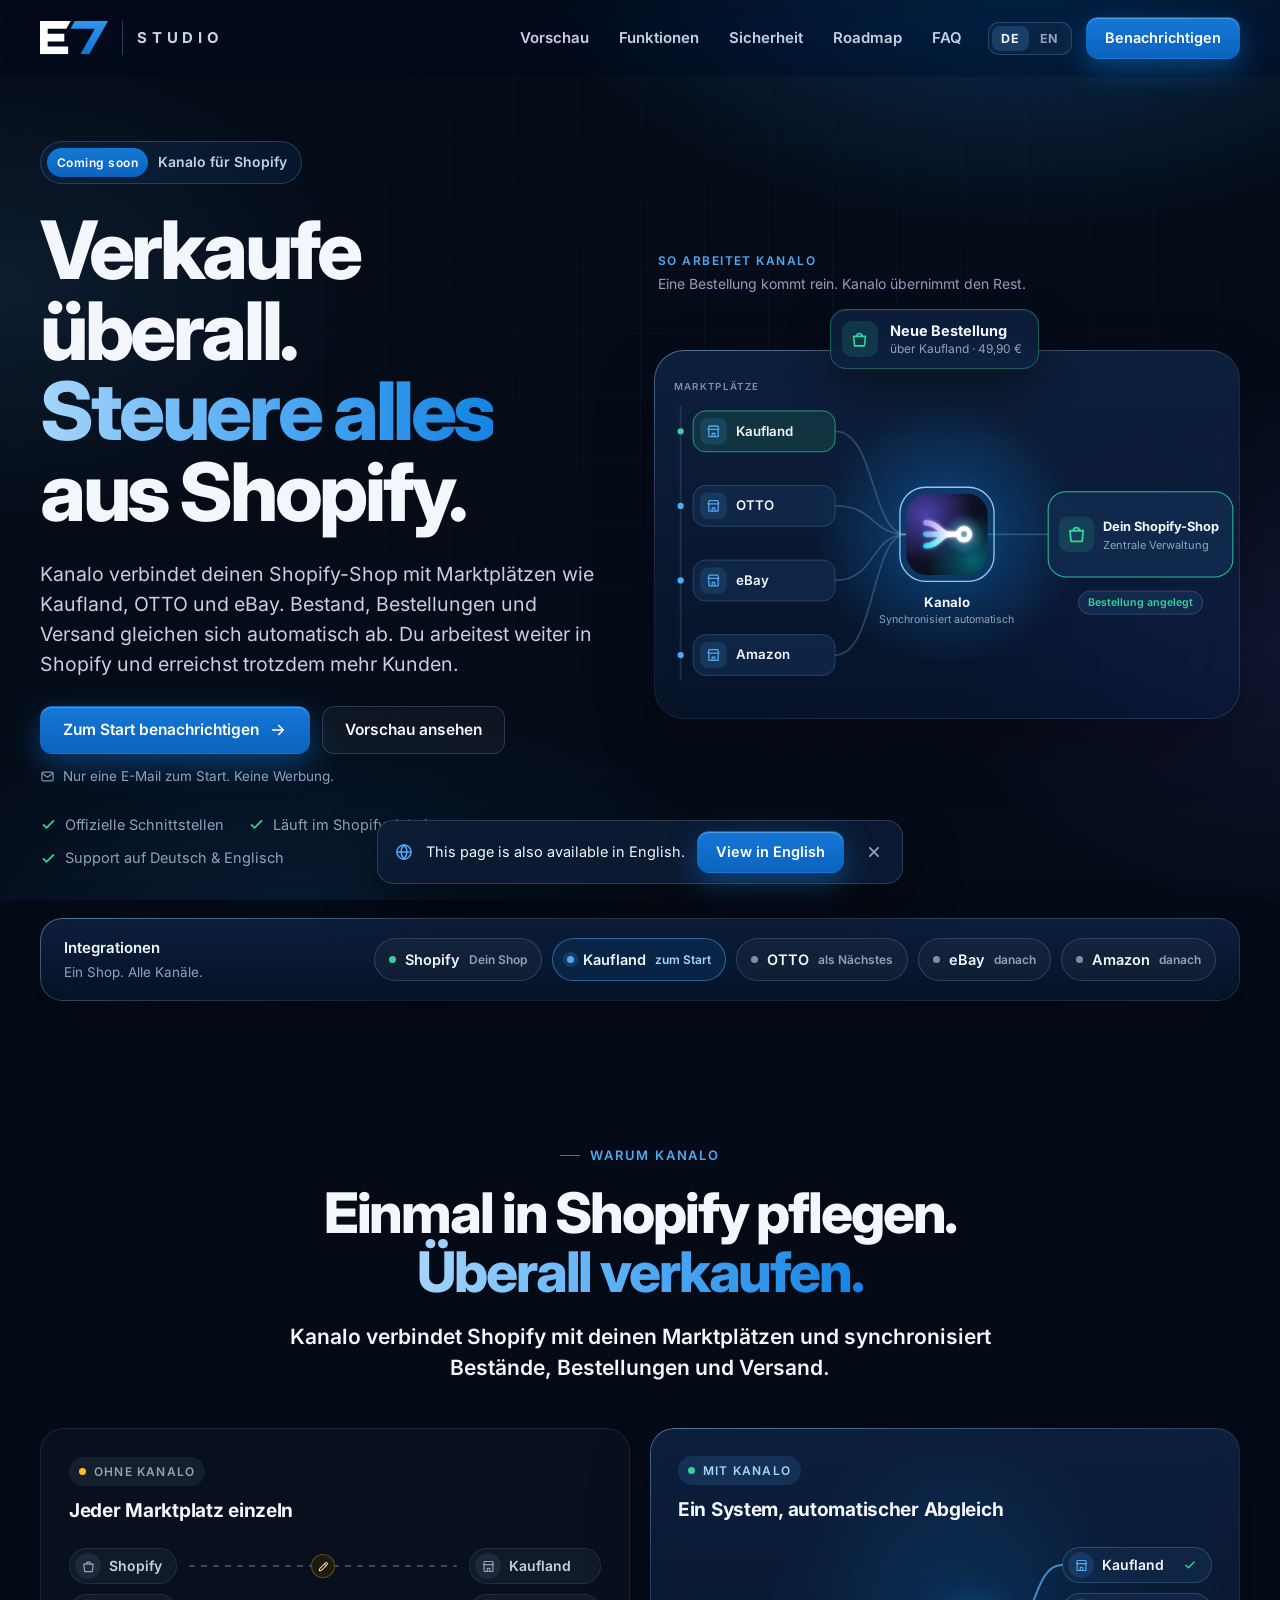
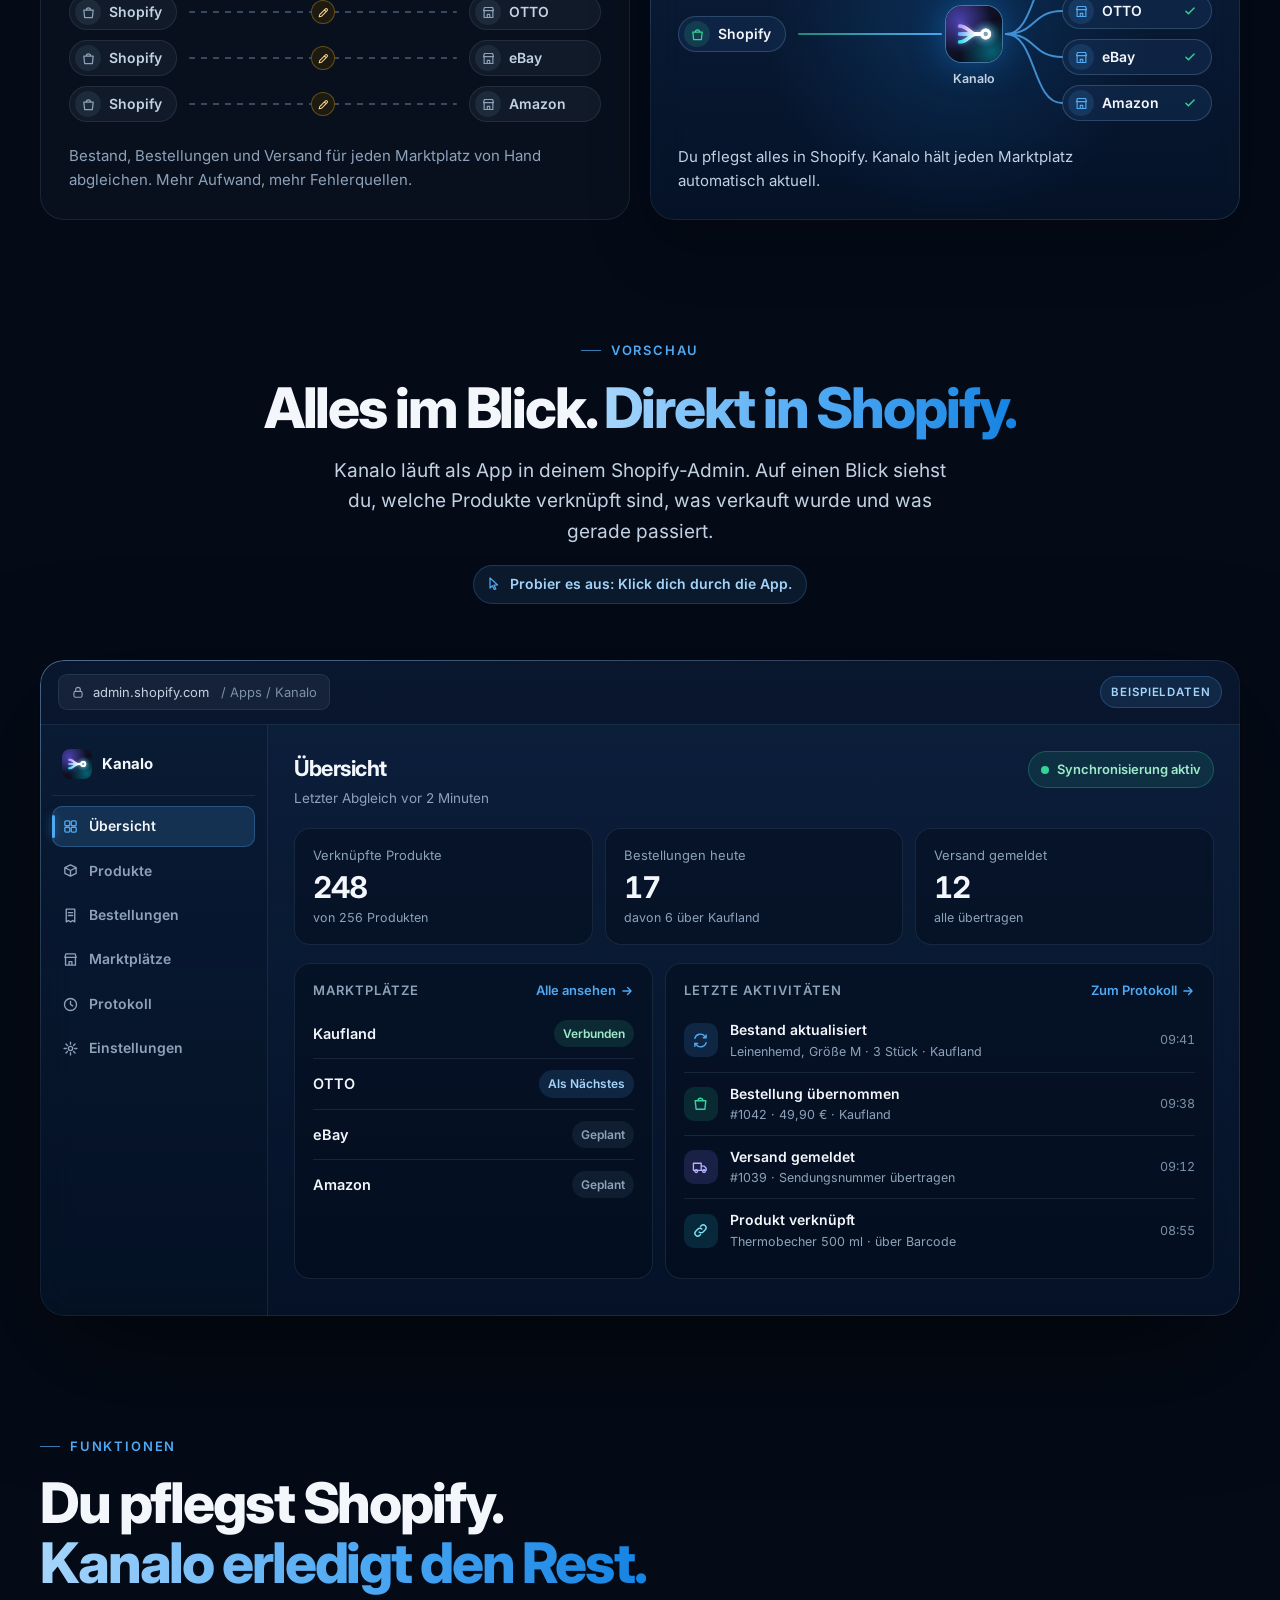
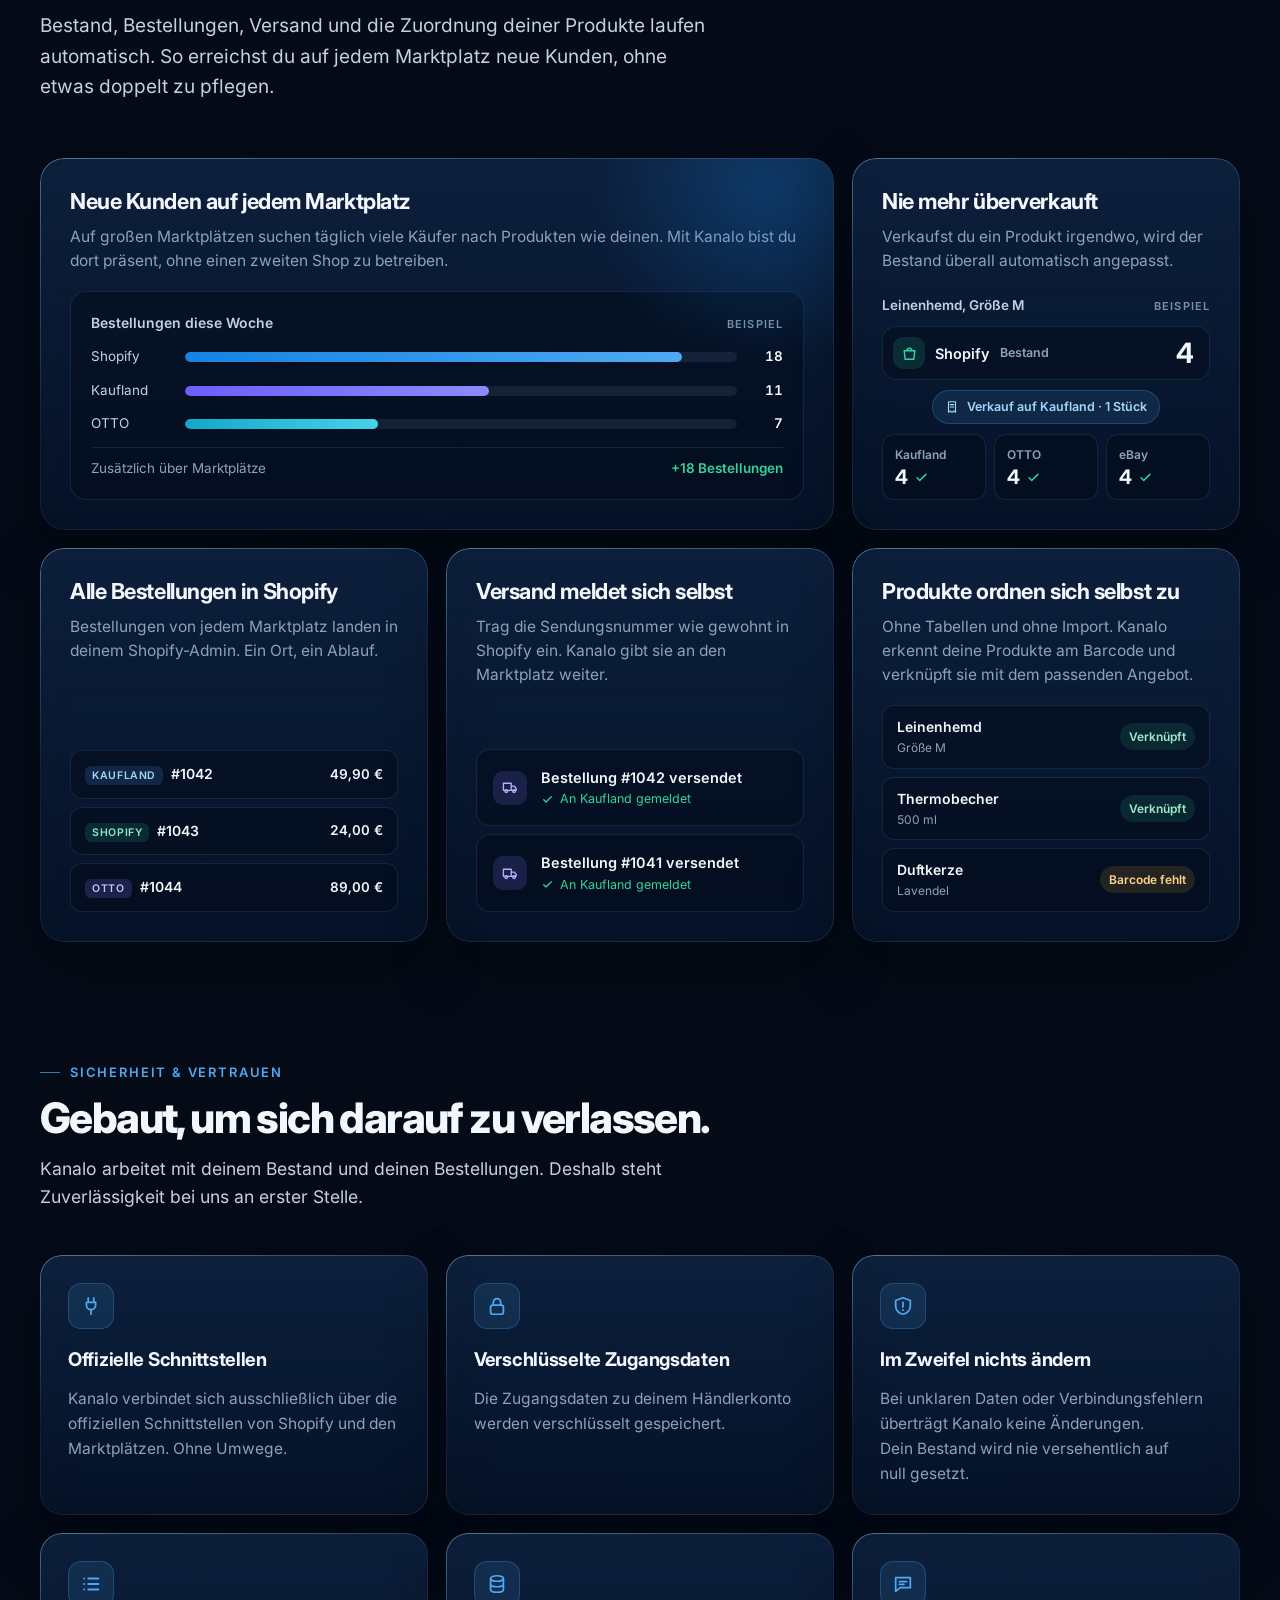
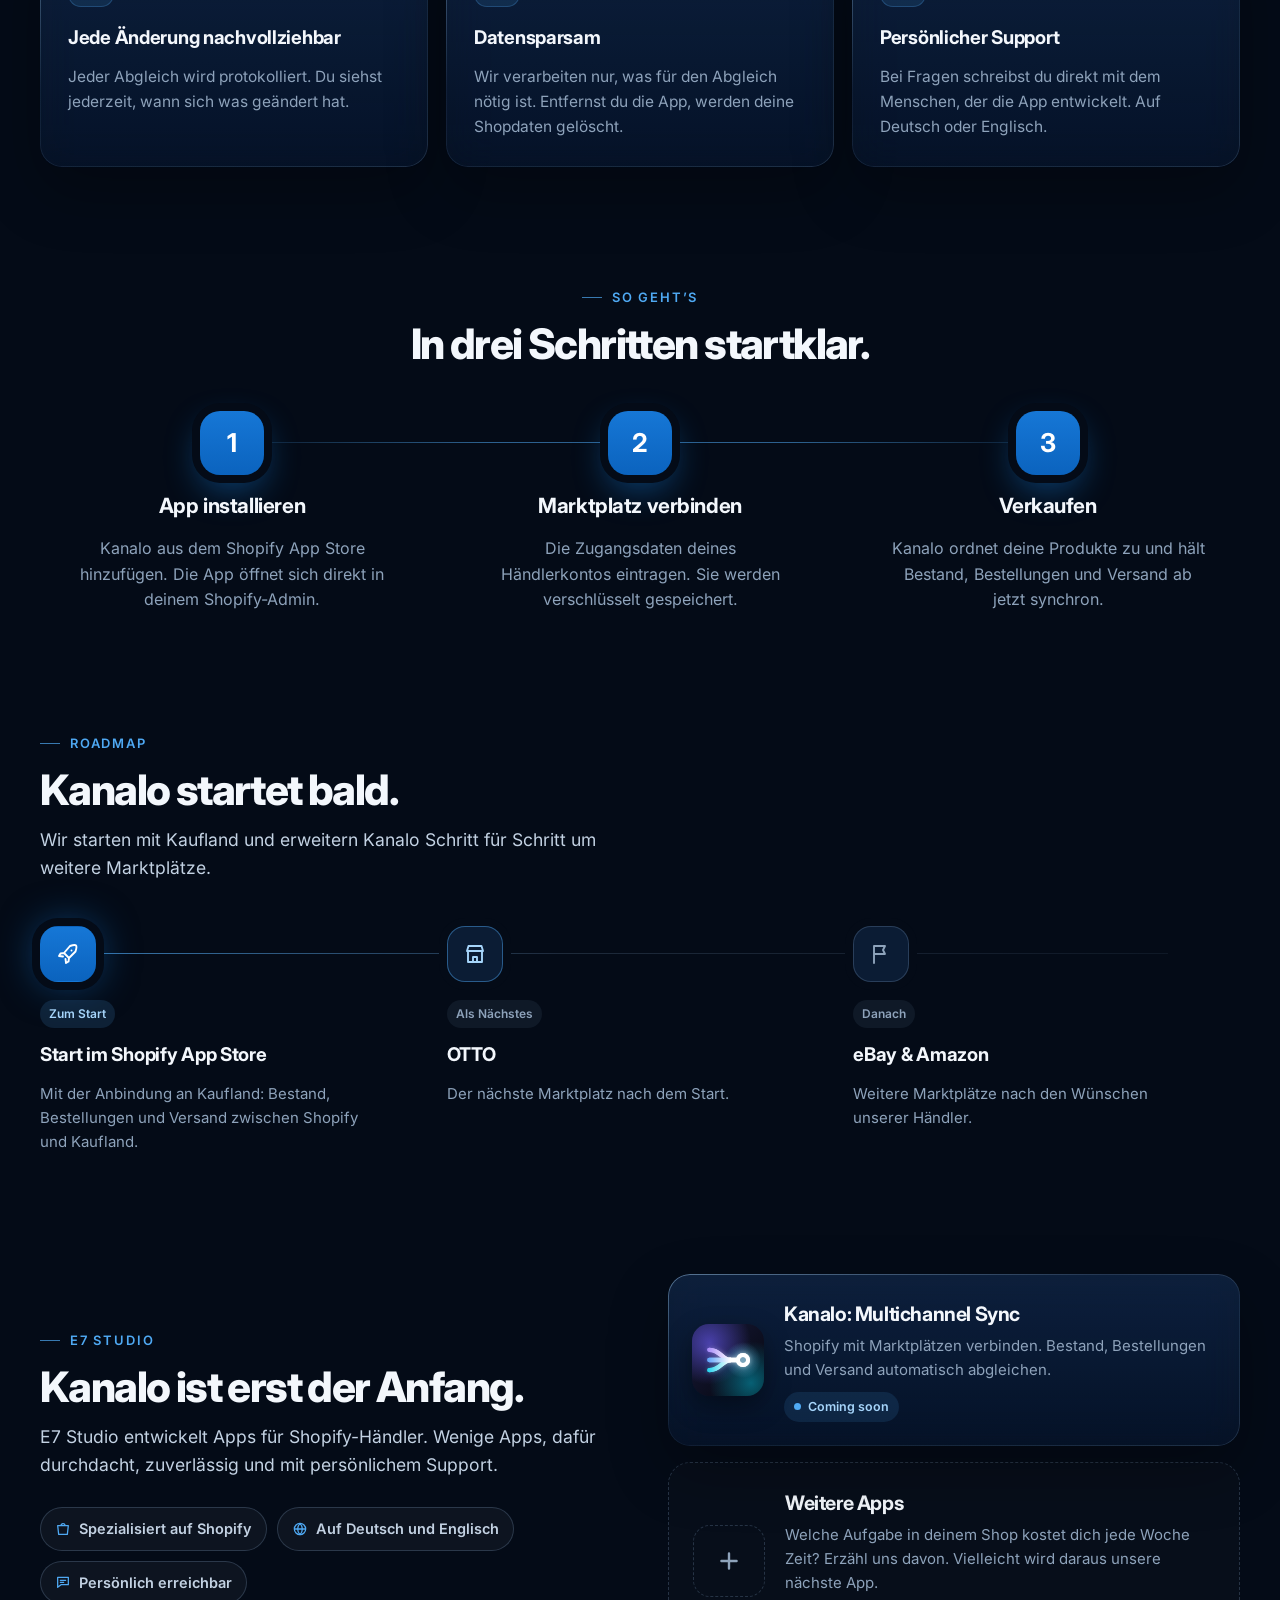
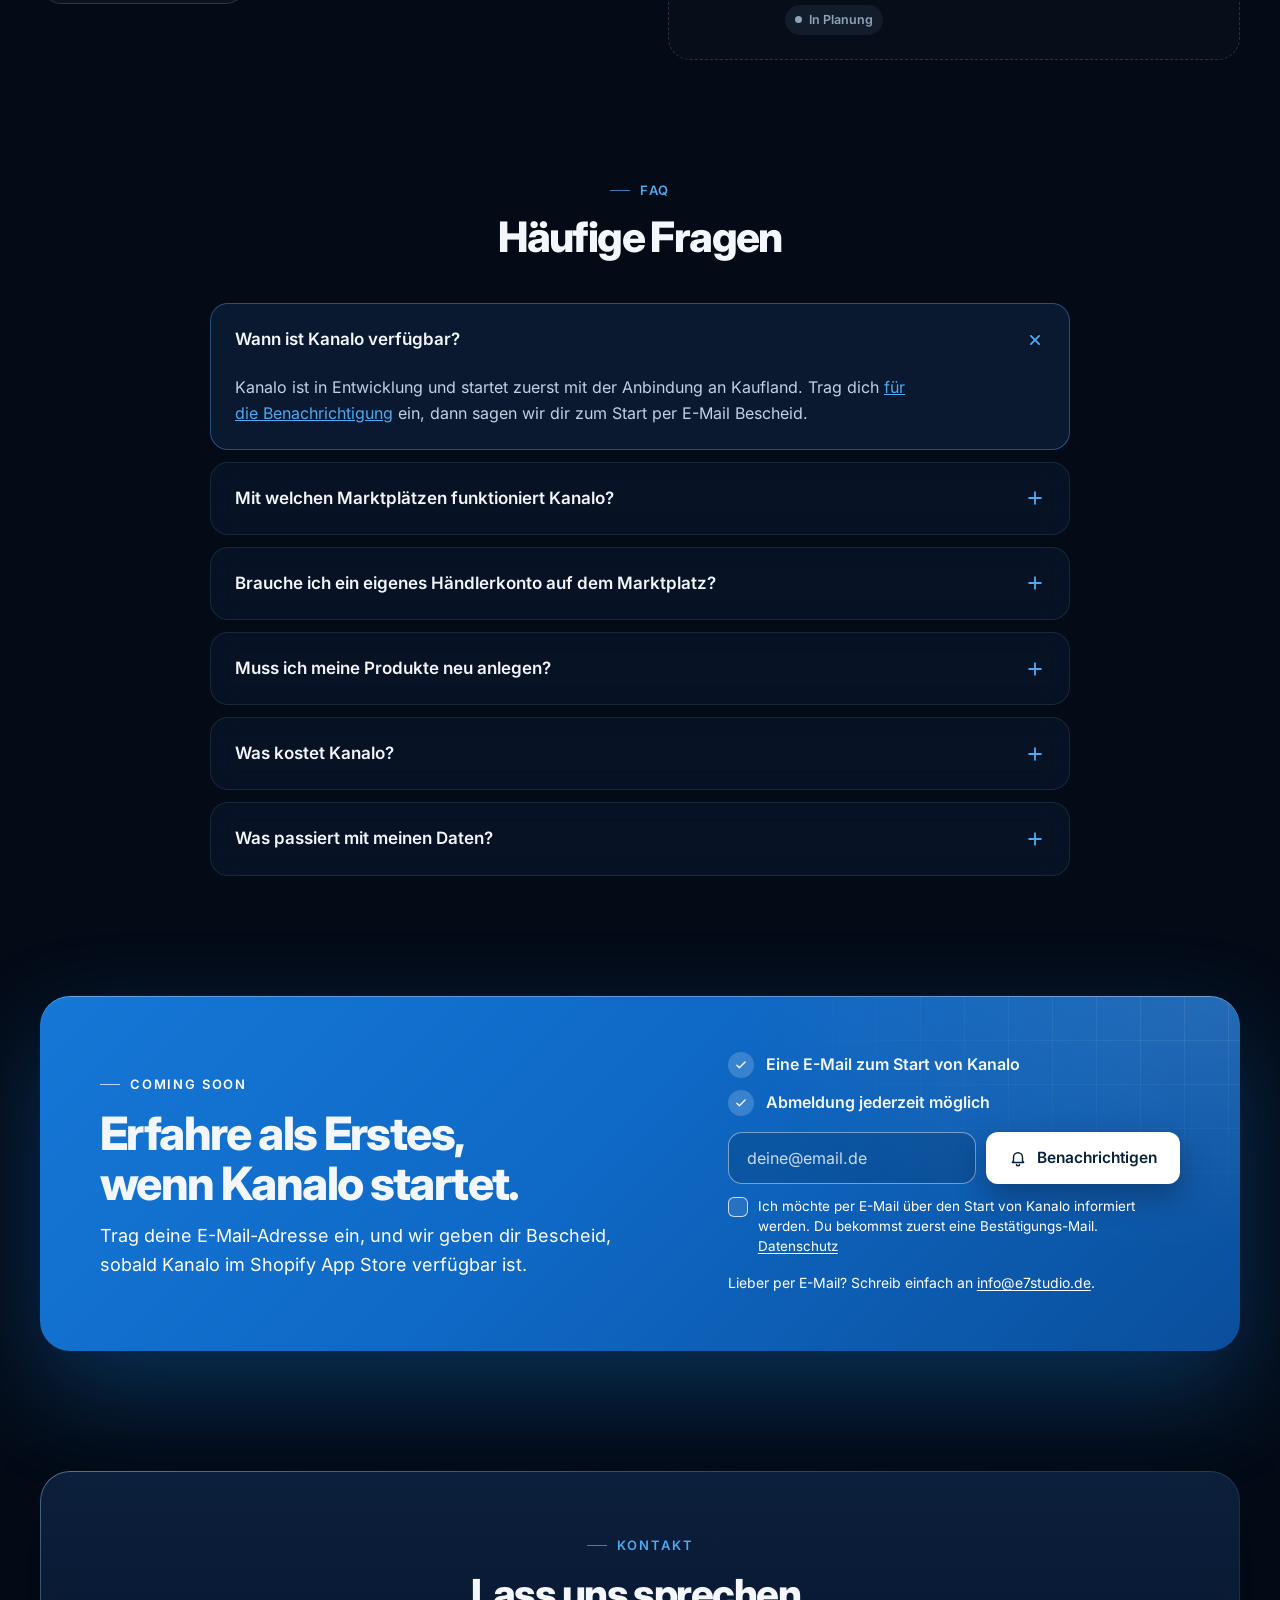
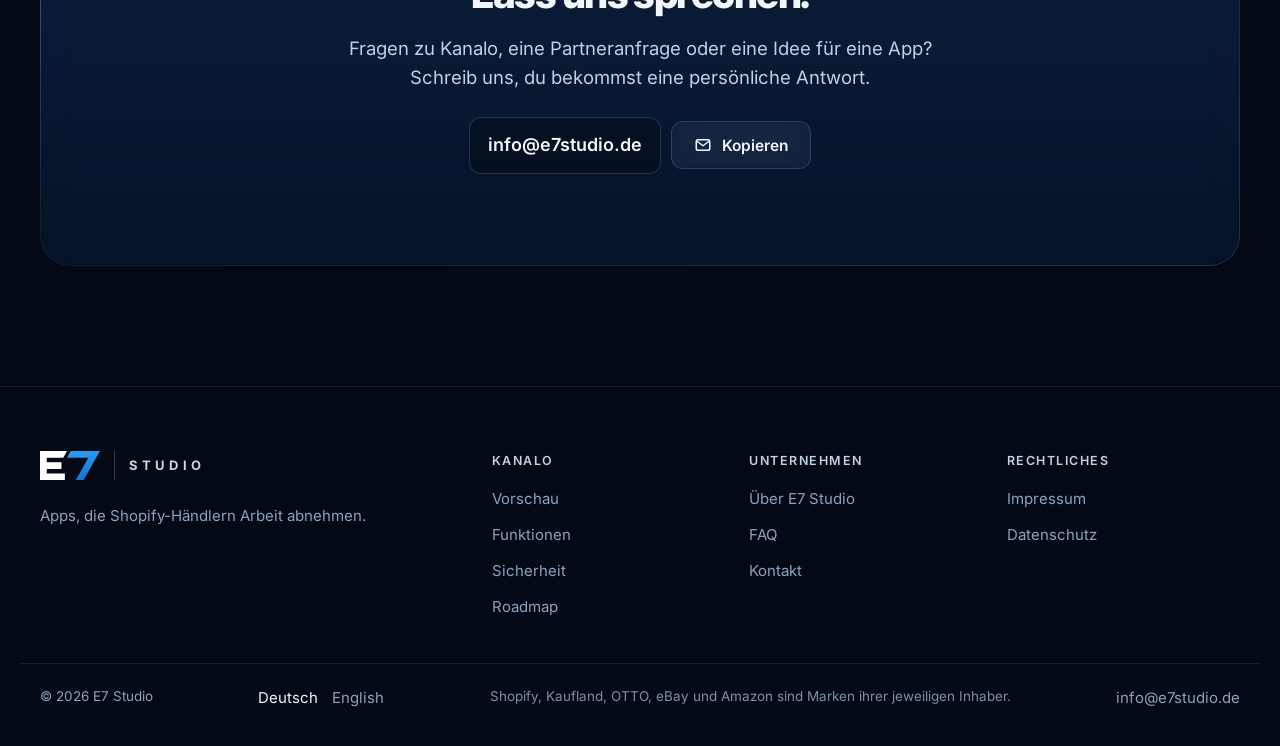
<file: index.html>
<!doctype html>
<html lang="de">
<head>
<meta charset="utf-8">
<meta name="viewport" content="width=device-width, initial-scale=1, viewport-fit=cover">
<title>E7 Studio · Kanalo für Shopify</title>
<meta name="description" content="E7 Studio entwickelt Apps für Shopify-Händler. Kanalo verbindet deinen Shopify-Shop mit Kaufland, OTTO, eBay und Amazon. Bestand, Bestellungen und Versand gleichen sich automatisch ab. Bald verfügbar.">
<meta name="theme-color" content="#040B17">
<meta name="referrer" content="strict-origin-when-cross-origin">
<meta name="format-detection" content="telephone=no">
<link rel="canonical" href="https://e7studio.de/">
<link rel="alternate" hreflang="de" href="https://e7studio.de/">
<link rel="alternate" hreflang="en" href="https://e7studio.de/en/">
<link rel="alternate" hreflang="x-default" href="https://e7studio.de/en/">
<meta property="og:type" content="website">
<meta property="og:site_name" content="E7 Studio">
<meta property="og:locale" content="de_DE">
<meta property="og:locale:alternate" content="en_US">
<meta property="og:url" content="https://e7studio.de/">
<meta property="og:title" content="Kanalo von E7 Studio: Verkaufe überall, steuere alles aus Shopify">
<meta property="og:description" content="Kanalo verbindet deinen Shopify-Shop mit Kaufland, OTTO, eBay und Amazon. Bestand, Bestellungen und Versand gleichen sich automatisch ab. Bald verfügbar.">
<meta property="og:image" content="https://e7studio.de/assets/og-image.png">
<meta property="og:image:width" content="1200">
<meta property="og:image:height" content="630">
<meta name="twitter:card" content="summary_large_image">
<link rel="icon" href="/favicon.ico" sizes="48x48">
<link rel="icon" href="/assets/favicon-96.png" sizes="96x96" type="image/png">
<link rel="icon" href="/assets/favicon.svg" type="image/svg+xml">
<link rel="apple-touch-icon" href="/assets/apple-touch-icon.png">
<link rel="preload" href="/assets/inter-400.woff" as="font" type="font/woff" crossorigin>
<link rel="preload" href="/assets/inter-display-800.woff" as="font" type="font/woff" crossorigin>
<link rel="stylesheet" href="/assets/style.css">
<script type="application/ld+json">{"@context":"https://schema.org","@type":"WebSite","name":"E7 Studio","alternateName":"E7Studio","url":"https://e7studio.de/"}</script>
<script type="application/ld+json">{"@context":"https://schema.org","@type":"Organization","name":"E7 Studio","url":"https://e7studio.de/","logo":"https://e7studio.de/assets/apple-touch-icon.png","email":"info@e7studio.de","knowsLanguage":["de","en"],"founder":{"@type":"Person","name":"Erwin Nuss"}}</script>
</head>
<body>
<div class="ambient" aria-hidden="true"></div>

<svg width="0" height="0" style="position:absolute" aria-hidden="true" focusable="false">
  <defs>
    <linearGradient id="e7Seven" gradientUnits="userSpaceOnUse" x1="0" y1="70" x2="0" y2="330"><stop offset="0" stop-color="#2E98EE"/><stop offset="1" stop-color="#1076D4"/></linearGradient>
    <linearGradient id="kBase" x1="0" y1="0" x2="1" y2="1"><stop offset="0" stop-color="#171A3A"/><stop offset="1" stop-color="#05060C"/></linearGradient>
    <radialGradient id="kViolet" cx="0.24" cy="0.26" r="0.58"><stop offset="0" stop-color="#6D5DFC" stop-opacity="0.6"/><stop offset="1" stop-color="#6D5DFC" stop-opacity="0"/></radialGradient>
    <radialGradient id="kCyan" cx="0.82" cy="0.82" r="0.58"><stop offset="0" stop-color="#06B6D4" stop-opacity="0.5"/><stop offset="1" stop-color="#06B6D4" stop-opacity="0"/></radialGradient>
    <radialGradient id="kNode"><stop offset="0" stop-color="#7DD3FC" stop-opacity="0.5"/><stop offset="1" stop-color="#7DD3FC" stop-opacity="0"/></radialGradient>
    <linearGradient id="kTop" gradientUnits="userSpaceOnUse" x1="270" y1="0" x2="650" y2="0"><stop offset="0" stop-color="#A78BFA"/><stop offset="1" stop-color="#FFFFFF"/></linearGradient>
    <linearGradient id="kMid" gradientUnits="userSpaceOnUse" x1="270" y1="0" x2="650" y2="0"><stop offset="0" stop-color="#60A5FA"/><stop offset="1" stop-color="#FFFFFF"/></linearGradient>
    <linearGradient id="kBot" gradientUnits="userSpaceOnUse" x1="270" y1="0" x2="650" y2="0"><stop offset="0" stop-color="#22D3EE"/><stop offset="1" stop-color="#FFFFFF"/></linearGradient>
    <filter id="kGlow" x="-30%" y="-50%" width="160%" height="200%"><feGaussianBlur in="SourceGraphic" stdDeviation="12" result="near"/><feGaussianBlur in="SourceGraphic" stdDeviation="40" result="far"/><feColorMatrix in="far" type="matrix" values="1 0 0 0 0 0 1 0 0 0 0 0 1 0 0 0 0 0 0.55 0" result="farSoft"/><feMerge><feMergeNode in="farSoft"/><feMergeNode in="near"/><feMergeNode in="SourceGraphic"/></feMerge></filter>
    <symbol id="e7Light" viewBox="60 70 531.4 260"><path d="M60 70 H300 L266.1 130 H120 V170 H250 V230 H120 V270 H280 V330 H60 Z" fill="#FFFFFF"/><path d="M332 70 H591.4 L444.5 330 H375.5 L488.6 130 H298.1 Z" fill="url(#e7Seven)"/></symbol>
    <symbol id="kanalo" viewBox="0 0 1200 1200"><rect width="1200" height="1200" fill="url(#kBase)"/><rect width="1200" height="1200" fill="url(#kViolet)"/><rect width="1200" height="1200" fill="url(#kCyan)"/><g transform="translate(-10 0)"><circle cx="860" cy="600" r="300" fill="url(#kNode)"/><g filter="url(#kGlow)" fill="none" stroke-linecap="round"><path d="M300 430 C485 430 515 600 650 600" stroke="url(#kTop)" stroke-width="72"/><path d="M300 770 C485 770 515 600 650 600" stroke="url(#kBot)" stroke-width="72"/><path d="M300 600 H748" stroke="url(#kMid)" stroke-width="72"/><circle cx="860" cy="600" r="84" stroke="#FFFFFF" stroke-width="66"/></g></g></symbol>
    <symbol id="i-check" viewBox="0 0 24 24"><path d="M5 12.5l4.2 4.2L19 7" fill="none" stroke="currentColor" stroke-width="2.4" stroke-linecap="round" stroke-linejoin="round"/></symbol>
    <symbol id="i-arrow" viewBox="0 0 24 24"><path d="M5 12h14M13 6l6 6-6 6" fill="none" stroke="currentColor" stroke-width="2.2" stroke-linecap="round" stroke-linejoin="round"/></symbol>
    <symbol id="i-bag" viewBox="0 0 24 24"><path d="M4.5 8h15l-1.3 12H5.8L4.5 8z M8.5 8a3.5 3.5 0 017 0" fill="none" stroke="currentColor" stroke-width="2" stroke-linejoin="round" stroke-linecap="round"/></symbol>
    <symbol id="i-sync" viewBox="0 0 24 24"><path d="M4 9a8 8 0 0114-3l2 2 M20 4v4h-4 M20 15a8 8 0 01-14 3l-2-2 M4 20v-4h4" fill="none" stroke="currentColor" stroke-width="2" stroke-linecap="round" stroke-linejoin="round"/></symbol>
    <symbol id="i-truck" viewBox="0 0 24 24"><path d="M2 6h11v10H2z M13 10h4l3 3v3h-7 M6 19a2 2 0 100-4 2 2 0 000 4z M17 19a2 2 0 100-4 2 2 0 000 4z" fill="none" stroke="currentColor" stroke-width="1.9" stroke-linejoin="round"/></symbol>
    <symbol id="i-link" viewBox="0 0 24 24"><path d="M10 14a4 4 0 005.7 0l3-3a4 4 0 00-5.7-5.7l-1 1 M14 10a4 4 0 00-5.7 0l-3 3a4 4 0 005.7 5.7l1-1" fill="none" stroke="currentColor" stroke-width="1.9" stroke-linecap="round" stroke-linejoin="round"/></symbol>
    <symbol id="i-plug" viewBox="0 0 24 24"><path d="M9 3v5 M15 3v5 M7 8h10v3a5 5 0 01-10 0V8z M12 16v5" fill="none" stroke="currentColor" stroke-width="1.9" stroke-linecap="round" stroke-linejoin="round"/></symbol>
    <symbol id="i-lock" viewBox="0 0 24 24"><rect x="5" y="11" width="14" height="10" rx="2.5" fill="none" stroke="currentColor" stroke-width="1.9"/><path d="M8 11V8a4 4 0 018 0v3" fill="none" stroke="currentColor" stroke-width="1.9" stroke-linecap="round"/></symbol>
    <symbol id="i-guard" viewBox="0 0 24 24"><path d="M12 3l8 3v6c0 4.5-3.4 8.2-8 9-4.6-.8-8-4.5-8-9V6l8-3z M12 8v5 M12 16.2v.3" fill="none" stroke="currentColor" stroke-width="1.9" stroke-linecap="round" stroke-linejoin="round"/></symbol>
    <symbol id="i-list" viewBox="0 0 24 24"><path d="M9 6h11 M9 12h11 M9 18h11 M4.5 6h.01 M4.5 12h.01 M4.5 18h.01" fill="none" stroke="currentColor" stroke-width="2" stroke-linecap="round"/></symbol>
    <symbol id="i-db" viewBox="0 0 24 24"><ellipse cx="12" cy="6" rx="7" ry="3" fill="none" stroke="currentColor" stroke-width="1.9"/><path d="M5 6v6c0 1.7 3.1 3 7 3s7-1.3 7-3V6 M5 12v6c0 1.7 3.1 3 7 3s7-1.3 7-3v-6" fill="none" stroke="currentColor" stroke-width="1.9"/></symbol>
    <symbol id="i-chat" viewBox="0 0 24 24"><path d="M4 5h16v11H9l-5 4V5z M8 9.5h8 M8 12.5h5" fill="none" stroke="currentColor" stroke-width="1.9" stroke-linecap="round" stroke-linejoin="round"/></symbol>
    <symbol id="i-bell" viewBox="0 0 24 24"><path d="M6 16v-5a6 6 0 0112 0v5l1.5 2h-15L6 16z M10 20.5a2 2 0 004 0" fill="none" stroke="currentColor" stroke-width="1.9" stroke-linecap="round" stroke-linejoin="round"/></symbol>
    <symbol id="i-store" viewBox="0 0 24 24"><path d="M4 9l1.5-5h13L20 9 M4 9h16 M5 9v11h14V9 M10 20v-5h4v5" fill="none" stroke="currentColor" stroke-width="1.9" stroke-linecap="round" stroke-linejoin="round"/></symbol>
    <symbol id="i-grid" viewBox="0 0 24 24"><rect x="4" y="4" width="7" height="7" rx="1.5" fill="none" stroke="currentColor" stroke-width="1.9"/><rect x="13" y="4" width="7" height="7" rx="1.5" fill="none" stroke="currentColor" stroke-width="1.9"/><rect x="4" y="13" width="7" height="7" rx="1.5" fill="none" stroke="currentColor" stroke-width="1.9"/><rect x="13" y="13" width="7" height="7" rx="1.5" fill="none" stroke="currentColor" stroke-width="1.9"/></symbol>
    <symbol id="i-box" viewBox="0 0 24 24"><path d="M4 8l8-4 8 4-8 4-8-4z M4 8v8l8 4 8-4V8 M12 12v8" fill="none" stroke="currentColor" stroke-width="1.9" stroke-linejoin="round"/></symbol>
    <symbol id="i-receipt" viewBox="0 0 24 24"><path d="M6 3h12v18l-3-2-3 2-3-2-3 2V3z M9 8h6 M9 12h6" fill="none" stroke="currentColor" stroke-width="1.9" stroke-linecap="round" stroke-linejoin="round"/></symbol>
    <symbol id="i-clock" viewBox="0 0 24 24"><circle cx="12" cy="12" r="8.5" fill="none" stroke="currentColor" stroke-width="1.9"/><path d="M12 7.5V12l3 2" fill="none" stroke="currentColor" stroke-width="1.9" stroke-linecap="round" stroke-linejoin="round"/></symbol>
    <symbol id="i-gear" viewBox="0 0 24 24"><circle cx="12" cy="12" r="3" fill="none" stroke="currentColor" stroke-width="1.9"/><path d="M12 3v3 M12 18v3 M3 12h3 M18 12h3 M5.6 5.6l2.1 2.1 M16.3 16.3l2.1 2.1 M5.6 18.4l2.1-2.1 M16.3 7.7l2.1-2.1" fill="none" stroke="currentColor" stroke-width="1.9" stroke-linecap="round"/></symbol>
    <symbol id="i-rocket" viewBox="0 0 24 24"><path d="M14 4c3-1 5.5-1 6-.5s.5 3-.5 6L13 16l-5-5 6-7z M8 11l-3.5.5L3 14l4 .5 M13 16l-.5 3.5L10 21l-.5-4 M15.5 8.5h.01" fill="none" stroke="currentColor" stroke-width="1.9" stroke-linecap="round" stroke-linejoin="round"/></symbol>
    <symbol id="i-flag" viewBox="0 0 24 24"><path d="M5 21V4 M5 4h11l-2 4 2 4H5" fill="none" stroke="currentColor" stroke-width="1.9" stroke-linecap="round" stroke-linejoin="round"/></symbol>
    <symbol id="i-shopify" viewBox="0 0 24 24"><path d="M4 7h16l-1.5 13h-13L4 7z M9 7a3 3 0 016 0" fill="none" stroke="currentColor" stroke-width="1.9" stroke-linejoin="round"/></symbol>
    <symbol id="i-pin" viewBox="0 0 24 24"><path d="M12 21s-7-6.2-7-11.5A7 7 0 0119 9.5C19 14.8 12 21 12 21z" fill="none" stroke="currentColor" stroke-width="1.9" stroke-linejoin="round"/><circle cx="12" cy="9.5" r="2.5" fill="none" stroke="currentColor" stroke-width="1.9"/></symbol>
    <symbol id="i-plus" viewBox="0 0 24 24"><path d="M12 5v14M5 12h14" fill="none" stroke="currentColor" stroke-width="2.2" stroke-linecap="round"/></symbol>
    <symbol id="i-menu" viewBox="0 0 24 24"><path d="M4 7h16M4 12h16M4 17h16" fill="none" stroke="currentColor" stroke-width="2" stroke-linecap="round"/></symbol>
    <symbol id="i-mail" viewBox="0 0 24 24"><rect x="3" y="5" width="18" height="14" rx="2.5" fill="none" stroke="currentColor" stroke-width="2"/><path d="M4 7l8 6 8-6" fill="none" stroke="currentColor" stroke-width="2" stroke-linecap="round" stroke-linejoin="round"/></symbol>
    <symbol id="i-pointer" viewBox="0 0 24 24"><path d="M6 3v15l3.8-3.5 2.6 5.8 2.3-1-2.6-5.7 5.3-.2L6 3z" fill="none" stroke="currentColor" stroke-width="1.9" stroke-linejoin="round"/></symbol>
    <symbol id="i-globe" viewBox="0 0 24 24"><circle cx="12" cy="12" r="8.5" fill="none" stroke="currentColor" stroke-width="1.9"/><path d="M3.5 12h17 M12 3.5c2.4 2.5 3.5 5.3 3.5 8.5s-1.1 6-3.5 8.5c-2.4-2.5-3.5-5.3-3.5-8.5s1.1-6 3.5-8.5z" fill="none" stroke="currentColor" stroke-width="1.9" stroke-linejoin="round"/></symbol>
<symbol id="i-info" viewBox="0 0 24 24"><circle cx="12" cy="12" r="8.5" fill="none" stroke="currentColor" stroke-width="1.9"/><path d="M12 11v5.5 M12 7.8v.2" fill="none" stroke="currentColor" stroke-width="2.1" stroke-linecap="round"/></symbol>
    <symbol id="i-pen" viewBox="0 0 24 24"><path d="M4 20l1-4.2L15.6 5.2a2 2 0 012.8 0l.4.4a2 2 0 010 2.8L8.2 19 4 20z M13.5 7.3l3.2 3.2" fill="none" stroke="currentColor" stroke-width="1.9" stroke-linecap="round" stroke-linejoin="round"/></symbol>
  </defs>
</svg>

<a class="skip" href="#main">Zum Inhalt springen</a>

<header class="site-header">
  <div class="wrap">
    <nav class="nav" aria-label="Hauptnavigation">
      <a class="logo" href="/" aria-label="E7 Studio, Startseite">
        <svg viewBox="0 0 531.4 260" aria-hidden="true"><use href="#e7Light"/></svg>
        <span>Studio</span>
      </a>
      <div class="nav__links">
        <a href="#vorschau">Vorschau</a>
        <a href="#funktionen">Funktionen</a>
        <a href="#sicherheit">Sicherheit</a>
        <a href="#roadmap">Roadmap</a>
        <a href="#faq">FAQ</a>
        <div class="lang" role="group" aria-label="Sprache"><a href="/" hreflang="de" lang="de" aria-current="true">DE</a><a href="/en/" hreflang="en" lang="en">EN</a></div>
        <a class="btn btn--primary btn--sm nav__cta" href="#start"><svg aria-hidden="true"><use href="#i-bell"/></svg><span>Benachrichtigen</span></a>
        <details class="menu">
          <summary aria-label="Menü"><svg aria-hidden="true"><use href="#i-menu"/></svg></summary>
          <div class="menu__panel">
            <a href="#vorschau">Vorschau</a>
            <a href="#funktionen">Funktionen</a>
            <a href="#sicherheit">Sicherheit</a>
            <a href="#roadmap">Roadmap</a>
            <a href="#studio">Über E7 Studio</a>
            <a href="#faq">FAQ</a>
            <a href="#kontakt">Kontakt</a>
            <a class="menu__lang" href="/en/" hreflang="en" lang="en"><svg aria-hidden="true"><use href="#i-globe"/></svg>English</a>
          </div>
        </details>
      </div>
    </nav>
  </div>
</header>

<main id="main">
  <section class="hero" aria-labelledby="hero-title">
    <div class="wrap hero__grid">
      <div class="hero__copy">
        <span class="badge"><b>Coming soon</b>Kanalo für Shopify</span>
        <h1 id="hero-title"><span class="line">Verkaufe überall.</span> <span class="line"><span class="grad">Steuere alles</span> aus Shopify.</span></h1>
        <p class="hero__lead">Kanalo verbindet deinen Shopify-Shop mit Marktplätzen wie Kaufland, OTTO und eBay. Bestand, Bestellungen und Versand gleichen sich automatisch ab. Du arbeitest weiter in Shopify und erreichst trotzdem mehr Kunden.</p>
        <div class="hero__cta">
          <div class="hero__ctas">
            <a class="btn btn--primary" href="#start">Zum Start benachrichtigen <svg class="mv" aria-hidden="true"><use href="#i-arrow"/></svg></a>
            <a class="btn btn--ghost" href="#vorschau">Vorschau ansehen</a>
          </div>
          <p class="hero__fine"><svg aria-hidden="true"><use href="#i-mail"/></svg>Nur eine E-Mail zum Start. Keine Werbung.</p>
        </div>
        <div class="hero__trust">
          <span><svg aria-hidden="true"><use href="#i-check"/></svg>Offizielle Schnittstellen</span>
          <span><svg aria-hidden="true"><use href="#i-check"/></svg>Läuft im Shopify-Admin</span>
          <span><svg aria-hidden="true"><use href="#i-check"/></svg>Support auf Deutsch &amp; Englisch</span>
        </div>
      </div>

      <div class="hub">
        <div class="hub__head"><b>So arbeitet Kanalo</b><span>Eine Bestellung kommt rein. Kanalo übernimmt den Rest.</span></div>
        <div class="hub__stage">
        <div class="hub__plate glass ring" aria-hidden="true"></div>
        <svg class="hub__svg hub__svg--h" viewBox="0 0 660 440" role="img" aria-label="Kaufland, OTTO, eBay und Amazon sind mit Kanalo verbunden. Bestellungen laufen in deinen Shopify-Shop, Bestände gehen automatisch zurück an alle Marktplätze.">
          <defs>
            <radialGradient id="hubGlow"><stop offset="0" stop-color="#1483E3" stop-opacity="0.5"/><stop offset="1" stop-color="#1483E3" stop-opacity="0"/></radialGradient>
            <clipPath id="hubClip"><rect x="284" y="174" width="92" height="92" rx="24"/></clipPath>
          </defs>
          <circle class="hub__glow" cx="330" cy="220" r="150" fill="url(#hubGlow)"/>
          <text class="hub__group" x="22" y="58">MARKTPLÄTZE</text>
          <line class="hub__rail" x1="30" y1="76" x2="30" y2="384"/>
          <g class="hub__lines">
            <path d="M204 104 C250 104 244 220 284 220"/>
            <path d="M204 188 C250 188 244 220 284 220"/>
            <path d="M204 272 C250 272 244 220 284 220"/>
            <path d="M204 356 C250 356 244 220 284 220"/>
            <path d="M376 220 H444"/>
          </g>
          <g class="hub__pulses">
            <path class="pulse pulse--in" pathLength="1" d="M204 104 C250 104 244 220 284 220"/>
            <path class="pulse pulse--toshop" pathLength="1" d="M376 220 H444"/>
            <path class="pulse pulse--fromshop" pathLength="1" d="M444 220 H376"/>
            <path class="pulse pulse--out" pathLength="1" d="M284 220 C244 220 250 104 204 104"/>
            <path class="pulse pulse--out" pathLength="1" d="M284 220 C244 220 250 188 204 188"/>
            <path class="pulse pulse--out" pathLength="1" d="M284 220 C244 220 250 272 204 272"/>
            <path class="pulse pulse--out" pathLength="1" d="M284 220 C244 220 250 356 204 356"/>
          </g>
            <g class="mk mk--k">
              <circle class="mk__dot" cx="30" cy="104" r="3.5"/>
              <rect class="mk__box" x="44" y="81" width="160" height="46" rx="14"/>
              <rect class="mk__ic" x="52" y="89" width="30" height="30" rx="9"/>
              <svg x="58" y="95" width="18" height="18" viewBox="0 0 24 24" class="mk__svg"><use href="#i-store"/></svg>
              <text class="mk__name" x="92" y="109">Kaufland</text>
              <g class="mk__stock"><rect x="164" y="93" width="32" height="22" rx="11"/><text class="v5" x="180" y="108">5</text><text class="v4" x="180" y="108">4</text></g>
            </g>
            <g class="mk mk--o">
              <circle class="mk__dot" cx="30" cy="188" r="3.5"/>
              <rect class="mk__box" x="44" y="165" width="160" height="46" rx="14"/>
              <rect class="mk__ic" x="52" y="173" width="30" height="30" rx="9"/>
              <svg x="58" y="179" width="18" height="18" viewBox="0 0 24 24" class="mk__svg"><use href="#i-store"/></svg>
              <text class="mk__name" x="92" y="193">OTTO</text>
              <g class="mk__stock"><rect x="164" y="177" width="32" height="22" rx="11"/><text class="v5" x="180" y="192">5</text><text class="v4" x="180" y="192">4</text></g>
            </g>
            <g class="mk mk--e">
              <circle class="mk__dot" cx="30" cy="272" r="3.5"/>
              <rect class="mk__box" x="44" y="249" width="160" height="46" rx="14"/>
              <rect class="mk__ic" x="52" y="257" width="30" height="30" rx="9"/>
              <svg x="58" y="263" width="18" height="18" viewBox="0 0 24 24" class="mk__svg"><use href="#i-store"/></svg>
              <text class="mk__name" x="92" y="277">eBay</text>
              <g class="mk__stock"><rect x="164" y="261" width="32" height="22" rx="11"/><text class="v5" x="180" y="276">5</text><text class="v4" x="180" y="276">4</text></g>
            </g>
            <g class="mk mk--a">
              <circle class="mk__dot" cx="30" cy="356" r="3.5"/>
              <rect class="mk__box" x="44" y="333" width="160" height="46" rx="14"/>
              <rect class="mk__ic" x="52" y="341" width="30" height="30" rx="9"/>
              <svg x="58" y="347" width="18" height="18" viewBox="0 0 24 24" class="mk__svg"><use href="#i-store"/></svg>
              <text class="mk__name" x="92" y="361">Amazon</text>
              <g class="mk__stock"><rect x="164" y="345" width="32" height="22" rx="11"/><text class="v5" x="180" y="360">5</text><text class="v4" x="180" y="360">4</text></g>
            </g>
          <rect class="hub__frame" x="277" y="167" width="106" height="106" rx="29"/>
          <g clip-path="url(#hubClip)"><svg x="284" y="174" width="92" height="92" viewBox="0 0 1200 1200"><use href="#kanalo"/></svg></g>
          <text class="hub__name" x="330" y="302" text-anchor="middle">Kanalo</text>
          <text class="hub__sub" x="330" y="320" text-anchor="middle">Synchronisiert automatisch</text>
          <g class="shop">
            <rect class="shop__box" x="444" y="172" width="208" height="96" rx="20"/>
            <rect class="shop__ic" x="456" y="200" width="40" height="40" rx="11"/>
            <svg x="464" y="208" width="24" height="24" viewBox="0 0 24 24" class="shop__svg"><use href="#i-bag"/></svg>
            <text class="shop__name" x="506" y="216">Dein Shopify-Shop</text>
            <text class="shop__sub" x="506" y="237">Zentrale Verwaltung</text>
          </g>
          <g class="shop__pill">
            <rect x="478" y="284" width="140" height="26" rx="13"/>
            <text class="t-order" x="548" y="301" text-anchor="middle">Bestellung angelegt</text>
            <text class="t-stock" x="548" y="301" text-anchor="middle">Bestand 5 → 4</text>
          </g>
        </svg>

        <svg class="hub__svg hub__svg--v" viewBox="0 0 360 500" role="img" aria-label="Kaufland, OTTO, eBay und Amazon sind mit Kanalo verbunden. Bestellungen laufen in deinen Shopify-Shop, Bestände gehen automatisch zurück an alle Marktplätze.">
          <defs>
            <radialGradient id="hubGlowV"><stop offset="0" stop-color="#1483E3" stop-opacity="0.5"/><stop offset="1" stop-color="#1483E3" stop-opacity="0"/></radialGradient>
            <clipPath id="hubClipV"><rect x="142" y="208" width="76" height="76" rx="20"/></clipPath>
          </defs>
          <circle class="hub__glow" cx="180" cy="246" r="110" fill="url(#hubGlowV)"/>
          <text class="hub__group" x="180" y="30" text-anchor="middle">MARKTPLÄTZE</text>
          <rect class="hub__groupbox" x="8" y="38" width="344" height="114" rx="20"/>
          <g class="hub__lines"><path d="M180 152 V202"/><path d="M180 290 V348"/></g>
          <g class="hub__pulses">
            <path class="pulse pulse--in" pathLength="1" d="M180 152 V202"/>
            <path class="pulse pulse--toshop" pathLength="1" d="M180 290 V348"/>
            <path class="pulse pulse--fromshop" pathLength="1" d="M180 348 V290"/>
            <path class="pulse pulse--out" pathLength="1" d="M180 202 V152"/>
          </g>
            <g class="mk mk--k">
              <rect class="mk__box" x="16" y="46" width="160" height="44" rx="13"/>
              <rect class="mk__ic" x="24" y="54" width="28" height="28" rx="8"/>
              <svg x="29" y="59" width="18" height="18" viewBox="0 0 24 24" class="mk__svg"><use href="#i-store"/></svg>
              <text class="mk__name" x="62" y="73">Kaufland</text>
              <g class="mk__stock"><rect x="136" y="57" width="32" height="22" rx="11"/><text class="v5" x="152" y="72">5</text><text class="v4" x="152" y="72">4</text></g>
            </g>
            <g class="mk mk--o">
              <rect class="mk__box" x="184" y="46" width="160" height="44" rx="13"/>
              <rect class="mk__ic" x="192" y="54" width="28" height="28" rx="8"/>
              <svg x="197" y="59" width="18" height="18" viewBox="0 0 24 24" class="mk__svg"><use href="#i-store"/></svg>
              <text class="mk__name" x="230" y="73">OTTO</text>
              <g class="mk__stock"><rect x="304" y="57" width="32" height="22" rx="11"/><text class="v5" x="320" y="72">5</text><text class="v4" x="320" y="72">4</text></g>
            </g>
            <g class="mk mk--e">
              <rect class="mk__box" x="16" y="100" width="160" height="44" rx="13"/>
              <rect class="mk__ic" x="24" y="108" width="28" height="28" rx="8"/>
              <svg x="29" y="113" width="18" height="18" viewBox="0 0 24 24" class="mk__svg"><use href="#i-store"/></svg>
              <text class="mk__name" x="62" y="127">eBay</text>
              <g class="mk__stock"><rect x="136" y="111" width="32" height="22" rx="11"/><text class="v5" x="152" y="126">5</text><text class="v4" x="152" y="126">4</text></g>
            </g>
            <g class="mk mk--a">
              <rect class="mk__box" x="184" y="100" width="160" height="44" rx="13"/>
              <rect class="mk__ic" x="192" y="108" width="28" height="28" rx="8"/>
              <svg x="197" y="113" width="18" height="18" viewBox="0 0 24 24" class="mk__svg"><use href="#i-store"/></svg>
              <text class="mk__name" x="230" y="127">Amazon</text>
              <g class="mk__stock"><rect x="304" y="111" width="32" height="22" rx="11"/><text class="v5" x="320" y="126">5</text><text class="v4" x="320" y="126">4</text></g>
            </g>
          <rect class="hub__frame" x="136" y="202" width="88" height="88" rx="24"/>
          <g clip-path="url(#hubClipV)"><svg x="142" y="208" width="76" height="76" viewBox="0 0 1200 1200"><use href="#kanalo"/></svg></g>
          <text class="hub__name" x="236" y="242">Kanalo</text>
          <text class="hub__sub" x="236" y="260">Synchronisiert</text>
          <text class="hub__sub" x="236" y="275">automatisch</text>
          <g class="shop">
            <rect class="shop__box" x="40" y="348" width="280" height="84" rx="20"/>
            <rect class="shop__ic" x="58" y="368" width="44" height="44" rx="12"/>
            <svg x="67" y="377" width="26" height="26" viewBox="0 0 24 24" class="shop__svg"><use href="#i-bag"/></svg>
            <text class="shop__name" x="116" y="386">Dein Shopify-Shop</text>
            <text class="shop__sub" x="116" y="407">Zentrale Verwaltung</text>
          </g>
          <g class="shop__pill">
            <rect x="110" y="446" width="140" height="26" rx="13"/>
            <text class="t-order" x="180" y="463" text-anchor="middle">Bestellung angelegt</text>
            <text class="t-stock" x="180" y="463" text-anchor="middle">Bestand 5 → 4</text>
          </g>
        </svg>

        <div class="note note--order" aria-hidden="true">
          <span class="note__icon"><svg><use href="#i-bag"/></svg></span>
          <span><b>Neue Bestellung</b><small>über Kaufland · 49,90 €</small></span>
        </div>
        <div class="note note--stock" aria-hidden="true">
          <span class="note__icon"><svg><use href="#i-sync"/></svg></span>
          <span><b>Bestand aktualisiert</b><small>auf allen Marktplätzen</small></span>
        </div>
        </div>
      </div>
    </div>

    <div class="wrap integrations">
      <div class="integrations__bar glass ring">
        <div class="integrations__label"><b>Integrationen</b><span>Ein Shop. Alle Kanäle.</span></div>
        <ul class="chips" aria-label="Unterstützte Plattformen">
          <li class="chip chip--src"><i></i>Shopify <small>Dein Shop</small></li>
          <li class="chip chip--first"><i></i>Kaufland <small>zum Start</small></li>
          <li class="chip"><i></i>OTTO <small>als Nächstes</small></li>
          <li class="chip"><i></i>eBay <small>danach</small></li>
          <li class="chip"><i></i>Amazon <small>danach</small></li>
        </ul>
      </div>
    </div>
  </section>

  <section class="section compare" id="warum" aria-labelledby="compare-title">
    <div class="wrap">
      <div class="section__head section__head--center reveal">
        <span class="eyebrow">Warum Kanalo</span>
        <h2 id="compare-title"><span class="line">Einmal in Shopify pflegen.</span> <span class="line"><span class="grad">Überall verkaufen.</span></span></h2>
        <p class="section__lead">Kanalo verbindet Shopify mit deinen Marktplätzen und synchronisiert Bestände, Bestellungen und Versand.</p>
      </div>
      <div class="cmp reveal">
        <figure class="cmp__card cmp__card--without">
          <figcaption class="cmp__cap"><span class="cmp__tag">Ohne Kanalo</span><b>Jeder Marktplatz einzeln</b></figcaption>
          <div class="cmp__viz cmp__viz--without" aria-hidden="true">
            <span class="node node--shop"><i><svg><use href="#i-bag"/></svg></i>Shopify</span><span class="wire wire--manual"><i><svg><use href="#i-pen"/></svg></i></span><span class="node"><i><svg><use href="#i-store"/></svg></i>Kaufland</span>
            <span class="node node--shop"><i><svg><use href="#i-bag"/></svg></i>Shopify</span><span class="wire wire--manual"><i><svg><use href="#i-pen"/></svg></i></span><span class="node"><i><svg><use href="#i-store"/></svg></i>OTTO</span>
            <span class="node node--shop"><i><svg><use href="#i-bag"/></svg></i>Shopify</span><span class="wire wire--manual"><i><svg><use href="#i-pen"/></svg></i></span><span class="node"><i><svg><use href="#i-store"/></svg></i>eBay</span>
            <span class="node node--shop"><i><svg><use href="#i-bag"/></svg></i>Shopify</span><span class="wire wire--manual"><i><svg><use href="#i-pen"/></svg></i></span><span class="node"><i><svg><use href="#i-store"/></svg></i>Amazon</span>
          </div>
          <p class="cmp__note">Bestand, Bestellungen und Versand für jeden Marktplatz von Hand abgleichen. Mehr Aufwand, mehr Fehlerquellen.</p>
        </figure>
        <figure class="cmp__card cmp__card--with glass ring" data-io>
          <figcaption class="cmp__cap"><span class="cmp__tag cmp__tag--on">Mit Kanalo</span><b>Ein System, automatischer Abgleich</b></figcaption>
          <div class="cmp__viz cmp__viz--with" aria-hidden="true">
            <span class="node node--shop"><i><svg><use href="#i-bag"/></svg></i>Shopify</span>
            <span class="wire wire--auto"></span>
            <span class="cmp__hub"><span class="cmp__tile"><svg viewBox="0 0 1200 1200"><use href="#kanalo"/></svg></span><small>Kanalo</small></span>
            <svg class="cmp__fan" viewBox="0 0 56 174" preserveAspectRatio="none"><path pathLength="1" style="--d:.75s" d="M0 87 C30 87 26 18 56 18"/><path pathLength="1" style="--d:.85s" d="M0 87 C30 87 26 64 56 64"/><path pathLength="1" style="--d:.95s" d="M0 87 C30 87 26 110 56 110"/><path pathLength="1" style="--d:1.05s" d="M0 87 C30 87 26 156 56 156"/></svg>
            <span class="cmp__markets">
              <span class="node" style="--d2:1.35s"><i><svg><use href="#i-store"/></svg></i>Kaufland<svg class="node__ok"><use href="#i-check"/></svg></span>
              <span class="node" style="--d2:1.45s"><i><svg><use href="#i-store"/></svg></i>OTTO<svg class="node__ok"><use href="#i-check"/></svg></span>
              <span class="node" style="--d2:1.55s"><i><svg><use href="#i-store"/></svg></i>eBay<svg class="node__ok"><use href="#i-check"/></svg></span>
              <span class="node" style="--d2:1.65s"><i><svg><use href="#i-store"/></svg></i>Amazon<svg class="node__ok"><use href="#i-check"/></svg></span>
            </span>
          </div>
          <p class="cmp__note">Du pflegst alles in Shopify. Kanalo hält jeden Marktplatz automatisch aktuell.</p>
        </figure>
      </div>
    </div>
  </section>

  <section class="section section--tight" id="vorschau" aria-labelledby="preview-title">
    <div class="wrap">
      <div class="section__head section__head--center reveal">
        <span class="eyebrow">Vorschau</span>
        <h2 id="preview-title">Alles im Blick. <span class="grad">Direkt in Shopify.</span></h2>
        <p>Kanalo läuft als App in deinem Shopify-Admin. Auf einen Blick siehst du, welche Produkte verknüpft sind, was verkauft wurde und was gerade passiert.</p>
        <p class="try"><svg aria-hidden="true"><use href="#i-pointer"/></svg>Probier es aus: Klick dich durch die App.</p>
      </div>

      <figure class="window glass ring reveal" aria-label="Vorschau der Kanalo-Oberfläche mit Beispieldaten">
        <div class="window__bar">
          <span class="window__url"><svg aria-hidden="true"><use href="#i-lock"/></svg>admin.shopify.com<span>&nbsp;/ Apps / Kanalo<span id="win-crumb"></span></span></span>
          <span class="tag">Beispieldaten</span>
        </div>
        <div class="window__body">
          <div class="win-side">
            <div class="win-app" aria-hidden="true"><svg viewBox="0 0 1200 1200"><use href="#kanalo"/></svg><b>Kanalo</b></div>
            <div class="win-tabs" role="tablist" aria-label="Bereiche der App" aria-orientation="vertical">
              <button type="button" class="win-tab" role="tab" id="t-uebersicht" aria-controls="v-uebersicht" aria-selected="true"><svg aria-hidden="true"><use href="#i-grid"/></svg>Übersicht</button>
              <button type="button" class="win-tab" role="tab" id="t-produkte" aria-controls="v-produkte" aria-selected="false" tabindex="-1"><svg aria-hidden="true"><use href="#i-box"/></svg>Produkte</button>
              <button type="button" class="win-tab" role="tab" id="t-bestellungen" aria-controls="v-bestellungen" aria-selected="false" tabindex="-1"><svg aria-hidden="true"><use href="#i-receipt"/></svg>Bestellungen</button>
              <button type="button" class="win-tab" role="tab" id="t-marktplaetze" aria-controls="v-marktplaetze" aria-selected="false" tabindex="-1"><svg aria-hidden="true"><use href="#i-store"/></svg>Marktplätze</button>
              <button type="button" class="win-tab" role="tab" id="t-protokoll" aria-controls="v-protokoll" aria-selected="false" tabindex="-1"><svg aria-hidden="true"><use href="#i-clock"/></svg>Protokoll</button>
              <button type="button" class="win-tab" role="tab" id="t-einstellungen" aria-controls="v-einstellungen" aria-selected="false" tabindex="-1"><svg aria-hidden="true"><use href="#i-gear"/></svg>Einstellungen</button>
            </div>
          </div>

          <div class="win-main">
            <!-- Übersicht -->
            <div class="win-view is-active" role="tabpanel" id="v-uebersicht" aria-labelledby="t-uebersicht" tabindex="0">
              <div class="win-head">
                <div><h3>Übersicht</h3><p>Letzter Abgleich vor 2 Minuten</p></div>
                <span class="live" id="live-status"><i></i><span>Synchronisierung aktiv</span></span>
              </div>
              <div class="kpis">
                <div class="kpi"><span>Verknüpfte Produkte</span><strong>248</strong><small>von 256 Produkten</small></div>
                <div class="kpi"><span>Bestellungen heute</span><strong>17</strong><small>davon 6 über Kaufland</small></div>
                <div class="kpi"><span>Versand gemeldet</span><strong>12</strong><small>alle übertragen</small></div>
              </div>
              <div class="win-cols">
                <div class="panel">
                  <div class="panel__head"><h4>Marktplätze</h4><button type="button" class="more" data-goto="marktplaetze">Alle ansehen<svg aria-hidden="true"><use href="#i-arrow"/></svg></button></div>
                  <ul class="channels">
                    <li><b>Kaufland</b><span class="st st--ok">Verbunden</span></li>
                    <li><b>OTTO</b><span class="st st--soon">Als Nächstes</span></li>
                    <li><b>eBay</b><span class="st">Geplant</span></li>
                    <li><b>Amazon</b><span class="st">Geplant</span></li>
                  </ul>
                </div>
                <div class="panel">
                  <div class="panel__head"><h4>Letzte Aktivitäten</h4><button type="button" class="more" data-goto="protokoll">Zum Protokoll<svg aria-hidden="true"><use href="#i-arrow"/></svg></button></div>
                  <ul class="feed">
                    <li><i class="ic ic--blue"><svg aria-hidden="true"><use href="#i-sync"/></svg></i><div><b>Bestand aktualisiert</b><span>Leinenhemd, Größe M · 3 Stück · Kaufland</span></div><time>09:41</time></li>
                    <li><i class="ic ic--green"><svg aria-hidden="true"><use href="#i-bag"/></svg></i><div><b>Bestellung übernommen</b><span>#1042 · 49,90 € · Kaufland</span></div><time>09:38</time></li>
                    <li><i class="ic ic--violet"><svg aria-hidden="true"><use href="#i-truck"/></svg></i><div><b>Versand gemeldet</b><span>#1039 · Sendungsnummer übertragen</span></div><time>09:12</time></li>
                    <li><i class="ic ic--cyan"><svg aria-hidden="true"><use href="#i-link"/></svg></i><div><b>Produkt verknüpft</b><span>Thermobecher 500 ml · über Barcode</span></div><time>08:55</time></li>
                  </ul>
                </div>
              </div>
            </div>

            <!-- Produkte -->
            <div class="win-view" role="tabpanel" id="v-produkte" aria-labelledby="t-produkte" tabindex="0">
              <div class="win-head">
                <div><h3>Produkte</h3><p>248 von 256 Produkten mit Kaufland verknüpft</p></div>
                <div class="seg" role="group" aria-label="Produkte filtern" data-target="tbl-prod">
                  <button type="button" aria-pressed="true" data-filter="all">Alle</button>
                  <button type="button" aria-pressed="false" data-filter="ok">Verknüpft</button>
                  <button type="button" aria-pressed="false" data-filter="warn">Zu prüfen</button>
                </div>
              </div>
              <div class="tbl-wrap">
                <table class="tbl tbl--prod" id="tbl-prod">
                  <thead><tr><th scope="col">Produkt</th><th scope="col">Barcode (EAN)</th><th scope="col" class="num">Bestand</th><th scope="col">Kaufland</th></tr></thead>
                  <tbody>
                    <tr data-state="ok"><td class="c-main"><span class="prod"><span class="thumb th--sky" aria-hidden="true">LH</span><span><b>Leinenhemd</b><small>Größe M<span class="sku"> · SKU LH-M</span></small></span></span></td><td class="c-ean mono" data-label="EAN">2000000000015</td><td class="c-stock num" data-label="Bestand">3</td><td class="c-st"><span class="st st--ok">Verknüpft</span></td></tr>
                    <tr data-state="ok"><td class="c-main"><span class="prod"><span class="thumb th--cyan" aria-hidden="true">TB</span><span><b>Thermobecher</b><small>500 ml<span class="sku"> · SKU TB-500</span></small></span></span></td><td class="c-ean mono" data-label="EAN">2000000000022</td><td class="c-stock num" data-label="Bestand">25</td><td class="c-st"><span class="st st--ok">Verknüpft</span></td></tr>
                    <tr data-state="ok"><td class="c-main"><span class="prod"><span class="thumb th--green" aria-hidden="true">YM</span><span><b>Yogamatte Kork</b><small>4 mm<span class="sku"> · SKU YM-KORK</span></small></span></span></td><td class="c-ean mono" data-label="EAN">2000000000039</td><td class="c-stock num" data-label="Bestand">9</td><td class="c-st"><span class="st st--ok">Verknüpft</span></td></tr>
                    <tr data-state="ok"><td class="c-main"><span class="prod"><span class="thumb th--violet" aria-hidden="true">TL</span><span><b>Tischlampe</b><small>LED, Schwarz<span class="sku"> · SKU LED-SL</span></small></span></span></td><td class="c-ean mono" data-label="EAN">2000000000046</td><td class="c-stock num is-zero" data-label="Bestand">0</td><td class="c-st"><span class="st st--ok">Verknüpft</span></td></tr>
                    <tr data-state="warn"><td class="c-main"><span class="prod"><span class="thumb th--rose" aria-hidden="true">DK</span><span><b>Duftkerze</b><small>Lavendel<span class="sku"> · SKU DK-LAV</span></small></span></span></td><td class="c-ean mono is-missing" data-label="EAN">fehlt</td><td class="c-stock num" data-label="Bestand">14</td><td class="c-st"><span class="st st--warn">Barcode fehlt</span></td></tr>
                    <tr data-state="warn"><td class="c-main"><span class="prod"><span class="thumb th--amber" aria-hidden="true">KB</span><span><b>Kissenbezug</b><small>50 × 50 cm<span class="sku"> · SKU KB-50</span></small></span></span></td><td class="c-ean mono is-bad" data-label="EAN">200000000006</td><td class="c-stock num" data-label="Bestand">7</td><td class="c-st"><span class="st st--warn">Barcode prüfen</span></td></tr>
                  </tbody>
                </table>
              </div>
              <p class="win-foot"><svg aria-hidden="true"><use href="#i-info"/></svg><span>Produkte ohne gültigen Barcode werden nicht verknüpft und bleiben unverändert.</span></p>
            </div>

            <!-- Bestellungen -->
            <div class="win-view" role="tabpanel" id="v-bestellungen" aria-labelledby="t-bestellungen" tabindex="0">
              <div class="win-head">
                <div><h3>Bestellungen</h3><p>Heute 6 Bestellungen über Kaufland, alle in Shopify übernommen</p></div>
                <div class="seg" role="group" aria-label="Bestellungen filtern" data-target="tbl-orders">
                  <button type="button" aria-pressed="true" data-filter="all">Alle</button>
                  <button type="button" aria-pressed="false" data-filter="open">Zu versenden</button>
                  <button type="button" aria-pressed="false" data-filter="done">Versendet</button>
                </div>
              </div>
              <div class="tbl-wrap">
                <table class="tbl tbl--orders" id="tbl-orders">
                  <thead><tr><th scope="col">Bestellung</th><th scope="col">Kunde</th><th scope="col">Marktplatz</th><th scope="col">Eingang</th><th scope="col" class="num">Betrag</th><th scope="col">Status</th></tr></thead>
                  <tbody>
                    <tr data-state="open"><td class="c-id"><b>#1042</b></td><td class="c-cust">Tobias M.</td><td class="c-mkt">Kaufland</td><td class="c-time">09:38</td><td class="c-sum num">49,90 €</td><td class="c-st"><span class="st st--soon">Zu versenden</span></td></tr>
                    <tr data-state="open"><td class="c-id"><b>#1040</b></td><td class="c-cust">Sarah W.</td><td class="c-mkt">Kaufland</td><td class="c-time">09:05</td><td class="c-sum num">32,50 €</td><td class="c-st"><span class="st st--soon">Zu versenden</span></td></tr>
                    <tr data-state="done"><td class="c-id"><b>#1039</b></td><td class="c-cust">Jonas B.</td><td class="c-mkt">Kaufland</td><td class="c-time">08:21</td><td class="c-sum num">119,00 €</td><td class="c-st"><span class="st st--ok">Versand gemeldet</span></td></tr>
                    <tr data-state="done"><td class="c-id"><b>#1036</b></td><td class="c-cust">Anna S.</td><td class="c-mkt">Kaufland</td><td class="c-time">07:46</td><td class="c-sum num">24,90 €</td><td class="c-st"><span class="st st--ok">Versand gemeldet</span></td></tr>
                    <tr data-state="done"><td class="c-id"><b>#1034</b></td><td class="c-cust">Lukas H.</td><td class="c-mkt">Kaufland</td><td class="c-time">07:10</td><td class="c-sum num">64,80 €</td><td class="c-st"><span class="st st--ok">Versand gemeldet</span></td></tr>
                    <tr data-state="done"><td class="c-id"><b>#1031</b></td><td class="c-cust">Mia R.</td><td class="c-mkt">Kaufland</td><td class="c-time">06:32</td><td class="c-sum num">18,90 €</td><td class="c-st"><span class="st st--ok">Versand gemeldet</span></td></tr>
                  </tbody>
                </table>
              </div>
              <p class="win-foot"><svg aria-hidden="true"><use href="#i-info"/></svg><span>Du versendest wie gewohnt in Shopify. Kanalo meldet die Sendungsnummer an den Marktplatz.</span></p>
            </div>

            <!-- Marktplätze -->
            <div class="win-view" role="tabpanel" id="v-marktplaetze" aria-labelledby="t-marktplaetze" tabindex="0">
              <div class="win-head">
                <div><h3>Marktplätze</h3><p>Ein Shop, mehrere Marktplätze. Alles läuft über Kanalo.</p></div>
              </div>
              <div class="mkts">
                <article class="mkt mkt--main">
                  <div class="mkt__top">
                    <span class="mk mk--sky" aria-hidden="true">K</span>
                    <div><h4>Kaufland</h4><small>kaufland.de</small></div>
                    <span class="st st--ok">Verbunden</span>
                  </div>
                  <dl class="mkt__stats">
                    <div><dt>Verknüpfte Produkte</dt><dd>248</dd></div>
                    <div><dt>Bestellungen heute</dt><dd>6</dd></div>
                    <div><dt>Letzter Abgleich</dt><dd>vor 2 Min.</dd></div>
                  </dl>
                  <p class="mkt__foot"><svg aria-hidden="true"><use href="#i-lock"/></svg>Zugangsdaten verschlüsselt gespeichert</p>
                </article>
                <article class="mkt">
                  <div class="mkt__top">
                    <span class="mk mk--violet" aria-hidden="true">O</span>
                    <div><h4>OTTO</h4><small>otto.de</small></div>
                  </div>
                  <p>Die nächste Anbindung nach dem Start von Kanalo.</p>
                  <span class="st st--soon">Als Nächstes</span>
                </article>
                <article class="mkt">
                  <div class="mkt__top">
                    <span class="mk mk--slate" aria-hidden="true">e</span>
                    <div><h4>eBay</h4><small>ebay.de</small></div>
                  </div>
                  <p>Die Reihenfolge richtet sich nach den Wünschen unserer Händler.</p>
                  <span class="st">Geplant</span>
                </article>
                <article class="mkt">
                  <div class="mkt__top">
                    <span class="mk mk--slate" aria-hidden="true">A</span>
                    <div><h4>Amazon</h4><small>amazon.de</small></div>
                  </div>
                  <p>Dir ist ein Marktplatz besonders wichtig? Schreib uns.</p>
                  <span class="st">Geplant</span>
                </article>
              </div>
            </div>

            <!-- Protokoll -->
            <div class="win-view" role="tabpanel" id="v-protokoll" aria-labelledby="t-protokoll" tabindex="0">
              <div class="win-head">
                <div><h3>Protokoll</h3><p>Jede Änderung mit Uhrzeit, jederzeit nachvollziehbar</p></div>
                <div class="seg" role="group" aria-label="Protokoll filtern" data-target="log">
                  <button type="button" aria-pressed="true" data-filter="all">Alle</button>
                  <button type="button" aria-pressed="false" data-filter="warn">Hinweise</button>
                </div>
              </div>
              <ol class="log" id="log">
                <li data-state="ok"><time>09:41</time><span class="lt lt--blue"><svg aria-hidden="true"><use href="#i-sync"/></svg>Bestand</span><p><b>Leinenhemd, Größe M:</b> 4 → 3 Stück an Kaufland übertragen</p><span class="st st--ok">Erledigt</span></li>
                <li data-state="ok"><time>09:38</time><span class="lt lt--green"><svg aria-hidden="true"><use href="#i-bag"/></svg>Bestellung</span><p><b>#1042</b> von Kaufland in Shopify angelegt</p><span class="st st--ok">Erledigt</span></li>
                <li data-state="ok"><time>09:12</time><span class="lt lt--violet"><svg aria-hidden="true"><use href="#i-truck"/></svg>Versand</span><p><b>#1039:</b> Sendungsnummer an Kaufland gemeldet</p><span class="st st--ok">Erledigt</span></li>
                <li data-state="ok"><time>08:55</time><span class="lt lt--cyan"><svg aria-hidden="true"><use href="#i-link"/></svg>Verknüpfung</span><p><b>Thermobecher 500 ml</b> über Barcode verknüpft</p><span class="st st--ok">Erledigt</span></li>
                <li data-state="warn"><time>08:40</time><span class="lt lt--amber"><svg aria-hidden="true"><use href="#i-guard"/></svg>Prüfung</span><p><b>Duftkerze Lavendel:</b> kein Barcode hinterlegt, Produkt bleibt unverändert</p><span class="st st--warn">Hinweis</span></li>
                <li data-state="warn"><time>08:31</time><span class="lt"><svg aria-hidden="true"><use href="#i-plug"/></svg>Verbindung</span><p><b>Kaufland</b> kurz nicht erreichbar. Nichts geändert, um 08:33 erfolgreich wiederholt</p><span class="st st--ok">Behoben</span></li>
                <li data-state="ok"><time>08:21</time><span class="lt lt--green"><svg aria-hidden="true"><use href="#i-bag"/></svg>Bestellung</span><p><b>#1039</b> von Kaufland in Shopify angelegt</p><span class="st st--ok">Erledigt</span></li>
                <li data-state="ok"><time>08:05</time><span class="lt lt--blue"><svg aria-hidden="true"><use href="#i-sync"/></svg>Bestand</span><p><b>Yogamatte Kork:</b> 10 → 9 Stück an Kaufland übertragen</p><span class="st st--ok">Erledigt</span></li>
              </ol>
            </div>

            <!-- Einstellungen -->
            <div class="win-view" role="tabpanel" id="v-einstellungen" aria-labelledby="t-einstellungen" tabindex="0">
              <div class="win-head">
                <div><h3>Einstellungen</h3><p>Du entscheidest, was Kanalo für dich erledigt</p></div>
              </div>
              <div class="win-cols win-cols--even">
                <div class="panel">
                  <h4>Automatischer Abgleich</h4>
                  <ul class="settings">
                    <li><div><b id="set-stock">Bestand abgleichen</b><span>Dein Bestand aus Shopify geht an deine Marktplätze.</span></div><button type="button" class="switch" role="switch" aria-checked="true" aria-labelledby="set-stock"></button></li>
                    <li><div><b id="set-orders">Bestellungen übernehmen</b><span>Marktplatz-Bestellungen erscheinen in Shopify.</span></div><button type="button" class="switch" role="switch" aria-checked="true" aria-labelledby="set-orders"></button></li>
                    <li><div><b id="set-ship">Versand melden</b><span>Sendungsnummern gehen an den Marktplatz.</span></div><button type="button" class="switch" role="switch" aria-checked="true" aria-labelledby="set-ship"></button></li>
                  </ul>
                </div>
                <div class="panel">
                  <h4>Sicherheit</h4>
                  <ul class="settings">
                    <li class="has-val"><div><b>Verknüpfung über</b><span>Gleicher Barcode in Shopify und auf dem Marktplatz.</span></div><span class="val">Barcode (EAN)</span></li>
                    <li class="has-val"><div><b>Bei Störungen</b><span>Bestand bleibt unverändert, Kanalo versucht es erneut.</span></div><span class="val"><svg aria-hidden="true"><use href="#i-lock"/></svg>Immer aktiv</span></li>
                    <li class="has-val"><div><b>Kaufland-Zugang</b><span>Zugangsdaten verschlüsselt gespeichert.</span></div><span class="val"><svg aria-hidden="true"><use href="#i-lock"/></svg>Geschützt</span></li>
                  </ul>
                </div>
              </div>
            </div>
          </div>
        </div>
      </figure>
    </div>
  </section>

  <section class="section section--tight" id="funktionen" aria-labelledby="benefits-title">
    <div class="wrap">
      <div class="section__head reveal">
        <span class="eyebrow">Funktionen</span>
        <h2 id="benefits-title">Du pflegst Shopify. <span class="grad">Kanalo erledigt den Rest.</span></h2>
        <p>Bestand, Bestellungen, Versand und die Zuordnung deiner Produkte laufen automatisch. So erreichst du auf jedem Marktplatz neue Kunden, ohne etwas doppelt zu pflegen.</p>
      </div>

      <div class="bento reveal">
        <article class="tile glass ring tile--wide tile--glow">
          <div class="tile__text">
            <h3>Neue Kunden auf jedem Marktplatz</h3>
            <p>Auf großen Marktplätzen suchen täglich viele Käufer nach Produkten wie deinen. Mit Kanalo bist du dort präsent, ohne einen zweiten Shop zu betreiben.</p>
          </div>
          <div class="tile__visual bars" aria-label="Beispiel: Bestellungen pro Woche nach Verkaufskanal">
            <div class="bars__head"><b>Bestellungen diese Woche</b><span class="ex">Beispiel</span></div>
            <div class="bar"><span>Shopify</span><span class="bar__track"><span class="bar__fill" style="width: 90%"></span></span><span>18</span></div>
            <div class="bar"><span>Kaufland</span><span class="bar__track"><span class="bar__fill bar__fill--b" style="width: 55%"></span></span><span>11</span></div>
            <div class="bar"><span>OTTO</span><span class="bar__track"><span class="bar__fill bar__fill--c" style="width: 35%"></span></span><span>7</span></div>
            <div class="bars__foot"><span>Zusätzlich über Marktplätze</span><strong>+18 Bestellungen</strong></div>
          </div>
        </article>

        <article class="tile glass ring tile--third">
          <div class="tile__text">
            <h3>Nie mehr überverkauft</h3>
            <p>Verkaufst du ein Produkt irgendwo, wird der Bestand überall automatisch angepasst.</p>
          </div>
          <div class="tile__visual sync" data-io role="img" aria-label="Beispiel: Ein Verkauf auf Kaufland senkt den Bestand in Shopify, bei Kaufland, OTTO und eBay automatisch von 5 auf 4 Stück.">
            <div class="sync__head" aria-hidden="true"><b>Leinenhemd, Größe M</b><span class="ex">Beispiel</span></div>
            <div class="sync__main" aria-hidden="true"><span class="sync__src"><i><svg><use href="#i-bag"/></svg></i>Shopify<small>Bestand</small></span><span class="roll" style="--d:1.5s"><span class="roll__in"><b>5</b><b>4</b></span></span></div>
            <div class="sync__event" aria-hidden="true"><svg><use href="#i-receipt"/></svg>Verkauf auf Kaufland · 1 Stück</div>
            <ul class="sync__chans" aria-hidden="true">
              <li style="--d:2.3s"><span>Kaufland</span><span class="roll"><span class="roll__in"><b>5</b><b>4</b></span></span><svg class="sync__ok"><use href="#i-check"/></svg></li>
              <li style="--d:2.55s"><span>OTTO</span><span class="roll"><span class="roll__in"><b>5</b><b>4</b></span></span><svg class="sync__ok"><use href="#i-check"/></svg></li>
              <li style="--d:2.8s"><span>eBay</span><span class="roll"><span class="roll__in"><b>5</b><b>4</b></span></span><svg class="sync__ok"><use href="#i-check"/></svg></li>
            </ul>
          </div>
        </article>

        <article class="tile glass ring tile--third">
          <div class="tile__text">
            <h3>Alle Bestellungen in Shopify</h3>
            <p>Bestellungen von jedem Marktplatz landen in deinem Shopify-Admin. Ein Ort, ein Ablauf.</p>
          </div>
          <div class="tile__visual orders">
            <div class="order"><b><span class="src src--k">Kaufland</span>#1042</b><em>49,90 €</em></div>
            <div class="order"><b><span class="src src--s">Shopify</span>#1043</b><em>24,00 €</em></div>
            <div class="order"><b><span class="src src--o">OTTO</span>#1044</b><em>89,00 €</em></div>
          </div>
        </article>

        <article class="tile glass ring tile--third">
          <div class="tile__text">
            <h3>Versand meldet sich selbst</h3>
            <p>Trag die Sendungsnummer wie gewohnt in Shopify ein. Kanalo gibt sie an den Marktplatz weiter.</p>
          </div>
          <div class="tile__visual ships">
            <div class="ship"><i class="ic ic--violet"><svg aria-hidden="true"><use href="#i-truck"/></svg></i><div><b>Bestellung #1042 versendet</b><small><svg aria-hidden="true"><use href="#i-check"/></svg>An Kaufland gemeldet</small></div></div>
            <div class="ship"><i class="ic ic--violet"><svg aria-hidden="true"><use href="#i-truck"/></svg></i><div><b>Bestellung #1041 versendet</b><small><svg aria-hidden="true"><use href="#i-check"/></svg>An Kaufland gemeldet</small></div></div>
          </div>
        </article>

        <article class="tile glass ring tile--third">
          <div class="tile__text">
            <h3>Produkte ordnen sich selbst zu</h3>
            <p>Ohne Tabellen und ohne Import. Kanalo erkennt deine Produkte am Barcode und verknüpft sie mit dem passenden Angebot.</p>
          </div>
          <div class="tile__visual matches" aria-label="Beispiel: Produktzuordnung über den Barcode">
            <div class="match"><span><b>Leinenhemd</b><small>Größe M</small></span><span class="st st--ok">Verknüpft</span></div>
            <div class="match"><span><b>Thermobecher</b><small>500 ml</small></span><span class="st st--ok">Verknüpft</span></div>
            <div class="match"><span><b>Duftkerze</b><small>Lavendel</small></span><span class="st st--warn">Barcode fehlt</span></div>
          </div>
        </article>
      </div>
    </div>
  </section>

  <section class="section section--tight" id="sicherheit" aria-labelledby="trust-title">
    <div class="wrap">
      <div class="section__head section__head--minor reveal">
        <span class="eyebrow">Sicherheit &amp; Vertrauen</span>
        <h2 id="trust-title">Gebaut, um sich darauf zu verlassen.</h2>
        <p>Kanalo arbeitet mit deinem Bestand und deinen Bestellungen. Deshalb steht Zuverlässigkeit bei uns an erster Stelle.</p>
      </div>
      <div class="trust reveal">
        <article class="trust__item glass ring"><span class="trust__icon"><svg aria-hidden="true"><use href="#i-plug"/></svg></span><h3>Offizielle Schnittstellen</h3><p>Kanalo verbindet sich ausschließlich über die offiziellen Schnittstellen von Shopify und den Marktplätzen. Ohne Umwege.</p></article>
        <article class="trust__item glass ring"><span class="trust__icon"><svg aria-hidden="true"><use href="#i-lock"/></svg></span><h3>Verschlüsselte Zugangsdaten</h3><p>Die Zugangsdaten zu deinem Händlerkonto werden verschlüsselt gespeichert.</p></article>
        <article class="trust__item glass ring"><span class="trust__icon"><svg aria-hidden="true"><use href="#i-guard"/></svg></span><h3>Im Zweifel nichts ändern</h3><p>Bei unklaren Daten oder Verbindungsfehlern überträgt Kanalo keine Änderungen. Dein Bestand wird nie versehentlich auf null gesetzt.</p></article>
        <article class="trust__item glass ring"><span class="trust__icon"><svg aria-hidden="true"><use href="#i-list"/></svg></span><h3>Jede Änderung nachvollziehbar</h3><p>Jeder Abgleich wird protokolliert. Du siehst jederzeit, wann sich was geändert hat.</p></article>
        <article class="trust__item glass ring"><span class="trust__icon"><svg aria-hidden="true"><use href="#i-db"/></svg></span><h3>Datensparsam</h3><p>Wir verarbeiten nur, was für den Abgleich nötig ist. Entfernst du die App, werden deine Shopdaten gelöscht.</p></article>
        <article class="trust__item glass ring"><span class="trust__icon"><svg aria-hidden="true"><use href="#i-chat"/></svg></span><h3>Persönlicher Support</h3><p>Bei Fragen schreibst du direkt mit dem Menschen, der die App entwickelt. Auf Deutsch oder Englisch.</p></article>
      </div>
    </div>
  </section>

  <section class="section section--tight" id="so-gehts" aria-labelledby="steps-title">
    <div class="wrap">
      <div class="section__head section__head--center section__head--minor reveal">
        <span class="eyebrow">So geht’s</span>
        <h2 id="steps-title">In drei Schritten startklar.</h2>
      </div>
      <ol class="steps reveal">
        <li class="step"><h3>App installieren</h3><p>Kanalo aus dem Shopify App Store hinzufügen. Die App öffnet sich direkt in deinem Shopify-Admin.</p></li>
        <li class="step"><h3>Marktplatz verbinden</h3><p>Die Zugangsdaten deines Händlerkontos eintragen. Sie werden verschlüsselt gespeichert.</p></li>
        <li class="step"><h3>Verkaufen</h3><p>Kanalo ordnet deine Produkte zu und hält Bestand, Bestellungen und Versand ab jetzt synchron.</p></li>
      </ol>
    </div>
  </section>

  <section class="section section--tight" id="roadmap" aria-labelledby="roadmap-title">
    <div class="wrap">
      <div class="section__head section__head--minor reveal">
        <span class="eyebrow">Roadmap</span>
        <h2 id="roadmap-title">Kanalo startet bald.</h2>
        <p>Wir starten mit Kaufland und erweitern Kanalo Schritt für Schritt um weitere Marktplätze.</p>
      </div>
      <ol class="roadmap reveal">
        <li class="rm rm--active"><span class="rm__dot"><svg aria-hidden="true"><use href="#i-rocket"/></svg></span><span class="st st--soon">Zum Start</span><h3>Start im Shopify App Store</h3><p>Mit der Anbindung an Kaufland: Bestand, Bestellungen und Versand zwischen Shopify und Kaufland.</p></li>
        <li class="rm rm--next"><span class="rm__dot"><svg aria-hidden="true"><use href="#i-store"/></svg></span><span class="st">Als Nächstes</span><h3>OTTO</h3><p>Der nächste Marktplatz nach dem Start.</p></li>
        <li class="rm"><span class="rm__dot"><svg aria-hidden="true"><use href="#i-flag"/></svg></span><span class="st">Danach</span><h3>eBay &amp; Amazon</h3><p>Weitere Marktplätze nach den Wünschen unserer Händler.</p></li>
      </ol>
    </div>
  </section>

  <section class="section section--tight" id="studio" aria-labelledby="studio-title">
    <div class="wrap studio">
      <div class="reveal">
        <div class="section__head section__head--minor">
          <span class="eyebrow">E7 Studio</span>
          <h2 id="studio-title">Kanalo ist erst der Anfang.</h2>
          <p>E7 Studio entwickelt Apps für Shopify-Händler. Wenige Apps, dafür durchdacht, zuverlässig und mit persönlichem Support.</p>
        </div>
        <ul class="facts">
          <li><svg aria-hidden="true"><use href="#i-shopify"/></svg>Spezialisiert auf Shopify</li>
          <li><svg aria-hidden="true"><use href="#i-globe"/></svg>Auf Deutsch und Englisch</li>
          <li><svg aria-hidden="true"><use href="#i-chat"/></svg>Persönlich erreichbar</li>
        </ul>
      </div>
      <div class="apps reveal">
        <article class="app glass ring">
          <svg class="app__icon" viewBox="0 0 1200 1200" aria-hidden="true"><use href="#kanalo"/></svg>
          <div>
            <h3>Kanalo: Multichannel Sync</h3>
            <p>Shopify mit Marktplätzen verbinden. Bestand, Bestellungen und Versand automatisch abgleichen.</p>
            <span class="app__status">Coming soon</span>
          </div>
        </article>
        <article class="app app--next">
          <span class="app__ph"><svg aria-hidden="true"><use href="#i-plus"/></svg></span>
          <div>
            <h3>Weitere Apps</h3>
            <p>Welche Aufgabe in deinem Shop kostet dich jede Woche Zeit? Erzähl uns davon. Vielleicht wird daraus unsere nächste App.</p>
            <span class="app__status">In Planung</span>
          </div>
        </article>
      </div>
    </div>
  </section>

  <section class="section section--tight" id="faq" aria-labelledby="faq-title">
    <div class="wrap">
      <div class="section__head section__head--center section__head--minor reveal">
        <span class="eyebrow">FAQ</span>
        <h2 id="faq-title">Häufige Fragen</h2>
      </div>
      <div class="faq reveal">
        <details open>
          <summary>Wann ist Kanalo verfügbar?<svg aria-hidden="true"><use href="#i-plus"/></svg></summary>
          <p>Kanalo ist in Entwicklung und startet zuerst mit der Anbindung an Kaufland. Trag dich <a href="#start">für die Benachrichtigung</a> ein, dann sagen wir dir zum Start per E-Mail Bescheid.</p>
        </details>
        <details>
          <summary>Mit welchen Marktplätzen funktioniert Kanalo?<svg aria-hidden="true"><use href="#i-plus"/></svg></summary>
          <p>Zum Start mit Kaufland. OTTO, eBay und Amazon sollen folgen. Die Reihenfolge richten wir nach den Wünschen unserer Händler aus.</p>
        </details>
        <details>
          <summary>Brauche ich ein eigenes Händlerkonto auf dem Marktplatz?<svg aria-hidden="true"><use href="#i-plus"/></svg></summary>
          <p>Ja. Kanalo verbindet dein bestehendes Verkäuferkonto, zum Beispiel bei Kaufland, mit deinem Shopify-Shop. Ein neues Konto legt die App nicht für dich an.</p>
        </details>
        <details>
          <summary>Muss ich meine Produkte neu anlegen?<svg aria-hidden="true"><use href="#i-plus"/></svg></summary>
          <p>Nein. Kanalo nutzt deine Produkte aus Shopify und ordnet sie über den Barcode (EAN) dem passenden Angebot auf dem Marktplatz zu.</p>
        </details>
        <details>
          <summary>Was kostet Kanalo?<svg aria-hidden="true"><use href="#i-plus"/></svg></summary>
          <p>Kanalo wird als monatliches Abo im Shopify App Store angeboten und direkt über deine Shopify-Rechnung abgerechnet. Die genauen Preise veröffentlichen wir zum Start.</p>
        </details>
        <details>
          <summary>Was passiert mit meinen Daten?<svg aria-hidden="true"><use href="#i-plus"/></svg></summary>
          <p>Wir verarbeiten nur, was Kanalo für den Abgleich braucht. Zugangsdaten werden verschlüsselt gespeichert. Entfernst du die App, werden deine Shopdaten gelöscht.</p>
        </details>
      </div>
    </div>
  </section>

  <section class="section section--tight" aria-labelledby="start-title">
    <div class="wrap">
      <div class="start reveal" id="start">
        <div>
          <span class="eyebrow">Coming soon</span>
          <h2 id="start-title">Erfahre als Erstes, wenn Kanalo startet.</h2>
          <p>Trag deine E-Mail-Adresse ein, und wir geben dir Bescheid, sobald Kanalo im Shopify App Store verfügbar ist.</p>
        </div>
        <div class="start__side">
          <ul class="start__list">
            <li><i><svg aria-hidden="true"><use href="#i-check"/></svg></i>Eine E-Mail zum Start von Kanalo</li>
            <li><i><svg aria-hidden="true"><use href="#i-check"/></svg></i>Abmeldung jederzeit möglich</li>
          </ul>
          <form class="signup" id="signup" method="POST" action="https://20b92ca9.sibforms.com/serve/[base64]">
            <label class="sr-only" for="signup-email">E-Mail-Adresse</label>
            <div class="signup__row">
              <input id="signup-email" name="EMAIL" type="email" inputmode="email" autocomplete="email" placeholder="deine@email.de" required>
              <button class="btn btn--white" type="submit" data-busy="Wird gesendet …"><svg aria-hidden="true"><use href="#i-bell"/></svg>Benachrichtigen</button>
            </div>
            <label class="signup__consent"><input type="checkbox" required><span>Ich möchte per E-Mail über den Start von Kanalo informiert werden. Du bekommst zuerst eine Bestätigungs-Mail. <a href="/datenschutz.html#warteliste">Datenschutz</a></span></label>
            <div class="signup__hp" aria-hidden="true"><input type="text" name="email_address_check" value="" tabindex="-1" autocomplete="off"></div>
            <input type="hidden" name="locale" value="de">
            <input type="hidden" name="html_type" value="simple">
          </form>
          <p class="start__note">Lieber per E-Mail? Schreib einfach an <a href="mailto:info@e7studio.de">info@e7studio.de</a>.</p>
        </div>
      </div>
    </div>
  </section>

  <section class="section section--tight contact" id="kontakt" aria-labelledby="contact-title">
    <div class="wrap">
      <div class="contact__card glass ring reveal">
        <span class="eyebrow">Kontakt</span>
        <h2 id="contact-title">Lass uns sprechen.</h2>
        <p>Fragen zu Kanalo, eine Partneranfrage oder eine Idee für eine App? Schreib uns, du bekommst eine persönliche Antwort.</p>
        <div class="mail">
          <a class="mail__addr" id="mail-addr" href="mailto:info@e7studio.de">info@e7studio.de</a>
          <button class="btn btn--ghost" type="button" id="copy-mail"><svg aria-hidden="true"><use href="#i-mail"/></svg>Kopieren</button>
        </div>
        <p class="copy-hint" id="copy-hint" role="status"></p>
      </div>
    </div>
  </section>
</main>

<footer class="footer">
  <div class="wrap footer__top">
    <div class="footer__brand">
      <a class="logo" href="/" aria-label="E7 Studio, Startseite">
        <svg viewBox="0 0 531.4 260" aria-hidden="true"><use href="#e7Light"/></svg>
        <span>Studio</span>
      </a>
      <p>Apps, die Shopify-Händlern Arbeit abnehmen.</p>
    </div>
    <nav class="footer__cols" aria-label="Fußzeile">
      <div><h4>Kanalo</h4><a href="/#vorschau">Vorschau</a><a href="/#funktionen">Funktionen</a><a href="/#sicherheit">Sicherheit</a><a href="/#roadmap">Roadmap</a></div>
      <div><h4>Unternehmen</h4><a href="/#studio">Über E7 Studio</a><a href="/#faq">FAQ</a><a href="/#kontakt">Kontakt</a></div>
      <div><h4>Rechtliches</h4><a href="/impressum.html">Impressum</a><a href="/datenschutz.html">Datenschutz</a></div>
    </nav>
  </div>
  <div class="wrap footer__bottom">
    <span>© 2026 E7 Studio</span>
    <span class="footer__lang"><a href="/" hreflang="de" lang="de" aria-current="true">Deutsch</a><a href="/en/" hreflang="en" lang="en">English</a></span>
    <p>Shopify, Kaufland, OTTO, eBay und Amazon sind Marken ihrer jeweiligen Inhaber.</p>
    <a href="mailto:info@e7studio.de">info@e7studio.de</a>
  </div>
</footer>

<div class="langtip" id="langtip" data-want="en" lang="en" hidden>
  <svg aria-hidden="true"><use href="#i-globe"/></svg>
  <span>This page is also available in English.</span>
  <a class="btn btn--primary btn--sm" href="/en/" hreflang="en">View in English</a>
  <button type="button" class="langtip__x" aria-label="Close"><svg aria-hidden="true"><use href="#i-plus"/></svg></button>
</div>

<script>
(function () {
  // E-Mail-Adresse kopieren
  var btn = document.getElementById('copy-mail');
  var hint = document.getElementById('copy-hint');
  var addr = document.getElementById('mail-addr');
  if (btn) {
    btn.addEventListener('click', function () {
      var text = 'info@e7studio.de';
      function selectText() {
        try {
          var r = document.createRange(); r.selectNodeContents(addr);
          var s = window.getSelection(); s.removeAllRanges(); s.addRange(r);
          hint.textContent = 'Adresse markiert. Mit Strg+C bzw. Cmd+C kopieren.';
        } catch (e) { hint.textContent = text; }
      }
      if (navigator.clipboard && navigator.clipboard.writeText) {
        navigator.clipboard.writeText(text).then(function () { hint.textContent = 'E-Mail-Adresse kopiert.'; }, selectText);
      } else { selectText(); }
    });
  }

  // Lichtschein, der der Maus über den Kacheln folgt
  document.querySelectorAll('.tile').forEach(function (t) {
    t.addEventListener('pointermove', function (e) {
      var r = t.getBoundingClientRect();
      t.style.setProperty('--mx', (e.clientX - r.left) + 'px');
      t.style.setProperty('--my', (e.clientY - r.top) + 'px');
    });
  });

  // Kopfzeile wird beim Scrollen kräftiger
  var header = document.querySelector('.site-header');
  function onScroll() { if (header) header.classList.toggle('is-scrolled', window.scrollY > 8); }
  onScroll(); window.addEventListener('scroll', onScroll, { passive: true });

  // Handy-Menü schließen
  var menu = document.querySelector('.menu');
  if (menu) {
    menu.querySelectorAll('a').forEach(function (a) { a.addEventListener('click', function () { menu.open = false; }); });
    document.addEventListener('click', function (e) { if (menu.open && !menu.contains(e.target)) menu.open = false; });
  }

  // Sprache: Hinweis, wenn der Browser eine andere Sprache bevorzugt
  function remember() { try { localStorage.setItem('e7-lang-chosen', '1'); } catch (e) {} }
  document.querySelectorAll('a[hreflang]').forEach(function (a) { a.addEventListener('click', remember); });
  var tip = document.getElementById('langtip');
  if (tip) {
    var first = String((navigator.languages && navigator.languages[0]) || navigator.language || '').toLowerCase();
    var isDe = first.indexOf('de') === 0;
    var chosen = false;
    try { chosen = localStorage.getItem('e7-lang-chosen') === '1'; } catch (e) {}
    if (first && !chosen && (tip.getAttribute('data-want') === 'en' ? !isDe : isDe)) tip.hidden = false;
    tip.querySelector('.langtip__x').addEventListener('click', function () { tip.hidden = true; remember(); });
  }

  // Navigation zeigt, in welchem Abschnitt man gerade ist
  var navLinks = document.querySelectorAll('.nav__links > a[href^="#"]:not(.btn)');
  if ('IntersectionObserver' in window && navLinks.length) {
    var byId = {};
    navLinks.forEach(function (a) { byId[a.getAttribute('href').slice(1)] = a; });
    var spy = new IntersectionObserver(function (entries) {
      entries.forEach(function (en) {
        if (!en.isIntersecting) return;
        navLinks.forEach(function (a) { a.removeAttribute('aria-current'); });
        if (byId[en.target.id]) byId[en.target.id].setAttribute('aria-current', 'true');
      });
    }, { rootMargin: '-45% 0px -50% 0px' });
    document.querySelectorAll('main > section').forEach(function (s) { spy.observe(s); });
  }

  // Vorschau: zwischen den Bereichen der App wechseln
  var win = document.querySelector('.window');
  var list = win && win.querySelector('[role="tablist"]');
  if (list) {
    var tabs = Array.prototype.slice.call(list.querySelectorAll('[role="tab"]'));
    var crumb = document.getElementById('win-crumb');
    var still = window.matchMedia('(prefers-reduced-motion: reduce)');
    var narrow = window.matchMedia('(max-width: 1040px)');

    // Auf schmalen Bildschirmen ist die Leiste waagerecht und scrollbar: Ränder weich ausblenden
    function fades() {
      var max = list.scrollWidth - list.clientWidth;
      list.style.setProperty('--fade-l', list.scrollLeft > 2 ? '28px' : '0px');
      list.style.setProperty('--fade-r', max > 2 && list.scrollLeft < max - 2 ? '28px' : '0px');
    }
    function orient() {
      list.setAttribute('aria-orientation', narrow.matches ? 'horizontal' : 'vertical');
      fades();
    }

    function select(tab, focus) {
      tabs.forEach(function (t) {
        var on = t === tab;
        t.setAttribute('aria-selected', on ? 'true' : 'false');
        t.tabIndex = on ? 0 : -1;
        var view = document.getElementById(t.getAttribute('aria-controls'));
        if (view) view.classList.toggle('is-active', on);
      });
      if (crumb) crumb.textContent = tab === tabs[0] ? '' : ' / ' + tab.textContent.trim();
      if (focus) tab.focus({ preventScroll: true });
      if (list.scrollWidth > list.clientWidth + 1) {
        list.scrollTo({ left: tab.offsetLeft - (list.clientWidth - tab.offsetWidth) / 2, behavior: still.matches ? 'auto' : 'smooth' });
      }
    }

    tabs.forEach(function (t, i) {
      t.addEventListener('click', function () { select(t, false); });
      t.addEventListener('keydown', function (e) {
        var n = tabs.length, j = null;
        if (e.key === 'ArrowDown' || e.key === 'ArrowRight') j = (i + 1) % n;
        else if (e.key === 'ArrowUp' || e.key === 'ArrowLeft') j = (i - 1 + n) % n;
        else if (e.key === 'Home') j = 0;
        else if (e.key === 'End') j = n - 1;
        if (j === null) return;
        e.preventDefault();
        select(tabs[j], true);
      });
    });

    // „Alle ansehen“ und „Zum Protokoll“ in der Übersicht
    win.querySelectorAll('[data-goto]').forEach(function (b) {
      b.addEventListener('click', function () {
        var t = document.getElementById('t-' + b.getAttribute('data-goto'));
        if (!t) return;
        select(t, true);
        var body = win.querySelector('.window__body');
        if (body.getBoundingClientRect().top < 80) body.scrollIntoView({ block: 'start', behavior: still.matches ? 'auto' : 'smooth' });
      });
    });

    // Filter in Produkte, Bestellungen und Protokoll
    win.querySelectorAll('.seg').forEach(function (seg) {
      var target = document.getElementById(seg.getAttribute('data-target'));
      if (!target) return;
      var rows = target.querySelectorAll('[data-state]');
      var box = target.closest('.tbl-wrap') || target;
      var btns = seg.querySelectorAll('button');
      btns.forEach(function (b) {
        b.addEventListener('click', function () {
          var f = b.getAttribute('data-filter');
          btns.forEach(function (x) { x.setAttribute('aria-pressed', x === b ? 'true' : 'false'); });
          // Höhe halten, damit die Seite beim Filtern nicht springt
          if (f !== 'all' && !box.style.minHeight) box.style.minHeight = box.getBoundingClientRect().height + 'px';
          rows.forEach(function (r) { r.hidden = f !== 'all' && r.getAttribute('data-state') !== f; });
          if (f === 'all') box.style.minHeight = '';
        });
      });
    });

    // Schalter in den Einstellungen
    var live = document.getElementById('live-status');
    win.querySelectorAll('.switch').forEach(function (s) {
      s.addEventListener('click', function () {
        s.setAttribute('aria-checked', s.getAttribute('aria-checked') === 'true' ? 'false' : 'true');
        if (!live) return;
        var off = win.querySelectorAll('.switch[aria-checked="false"]').length > 0;
        live.classList.toggle('is-paused', off);
        live.lastElementChild.textContent = off ? 'Teilweise pausiert' : 'Synchronisierung aktiv';
      });
    });

    list.addEventListener('scroll', fades, { passive: true });
    window.addEventListener('resize', fades);
    if (narrow.addEventListener) narrow.addEventListener('change', orient);
    else if (narrow.addListener) narrow.addListener(orient);
    orient();
  }
})();
</script>
<script>
(function () {
  var f = document.getElementById('signup');
  if (!f) return;
  var b = f.querySelector('button[type="submit"]'), t = b.lastChild, label = t.textContent;
  f.addEventListener('submit', function () {
    setTimeout(function () { b.disabled = true; b.setAttribute('aria-busy', 'true'); t.textContent = b.getAttribute('data-busy'); }, 0);
  });
  window.addEventListener('pageshow', function () { b.disabled = false; b.removeAttribute('aria-busy'); t.textContent = label; });
})();
</script>
<script>
(function () {
  var els = document.querySelectorAll('[data-io]');
  if (!els.length || !('IntersectionObserver' in window)) return;
  if (window.matchMedia('(prefers-reduced-motion: reduce)').matches) return;
  var io = new IntersectionObserver(function (entries) {
    entries.forEach(function (en) {
      if (!en.isIntersecting) return;
      io.unobserve(en.target);
      requestAnimationFrame(function () { requestAnimationFrame(function () { en.target.classList.add('is-in'); }); });
    });
  }, { threshold: 0.45 });
  els.forEach(function (el) { el.classList.add('js-anim'); io.observe(el); });
})();
</script>
<script>
(function () {
  var hub = document.querySelector('.hub');
  if (!hub || !('IntersectionObserver' in window)) return;
  if (window.matchMedia('(prefers-reduced-motion: reduce)').matches) return;
  hub.classList.add('is-live');
  var steps = [['ph-order', 4200], ['ph-stock', 4600], ['', 2400]], i = 0, timer = null, visible = false;
  function run() {
    var st = steps[i];
    hub.classList.remove('ph-order', 'ph-stock');
    if (st[0]) { void hub.offsetWidth; hub.classList.add(st[0]); }
    timer = setTimeout(function () { i = (i + 1) % steps.length; run(); }, st[1]);
  }
  function stop() { clearTimeout(timer); timer = null; }
  new IntersectionObserver(function (es) {
    visible = es[0].isIntersecting;
    if (visible && !timer && !document.hidden) { timer = setTimeout(run, 600); }
    if (!visible) stop();
  }, { threshold: 0.3 }).observe(hub);
  document.addEventListener('visibilitychange', function () { if (document.hidden) stop(); else if (visible && !timer) run(); });
})();
</script>
</body>
</html>
</file>
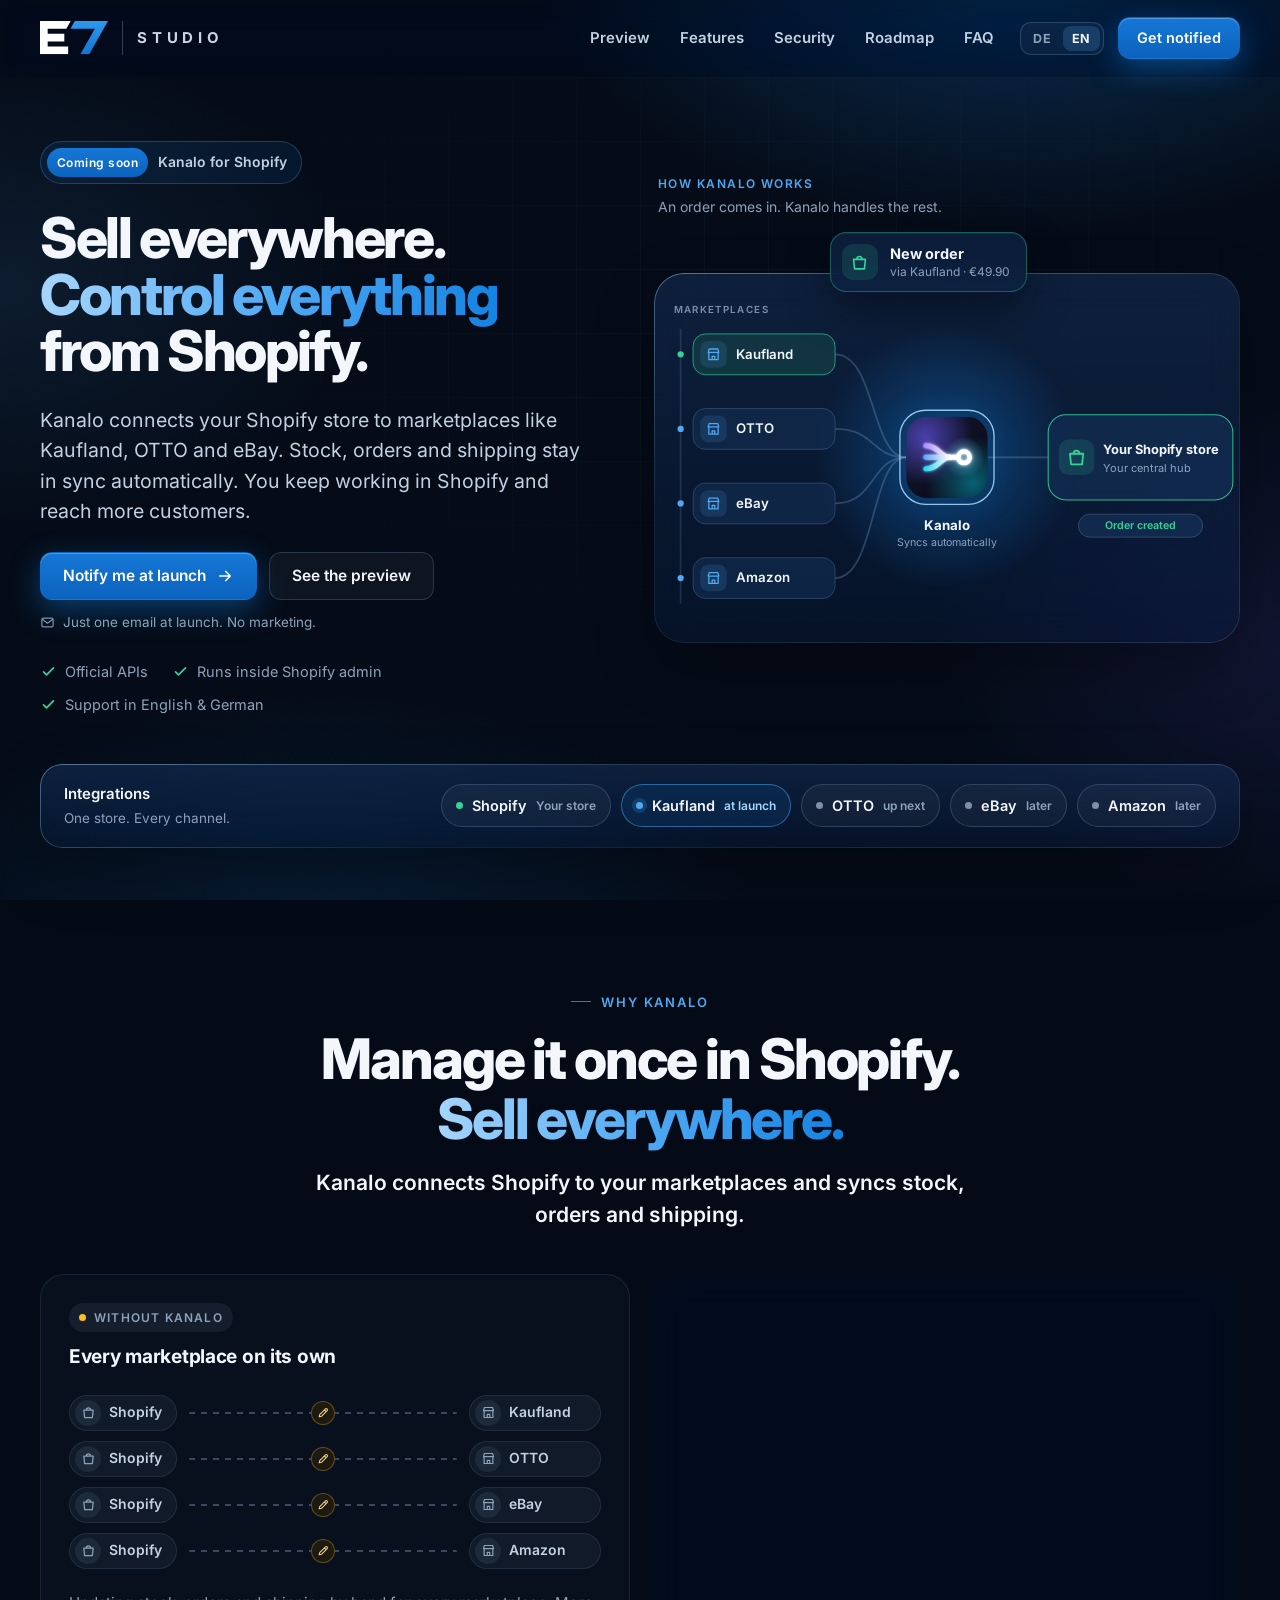
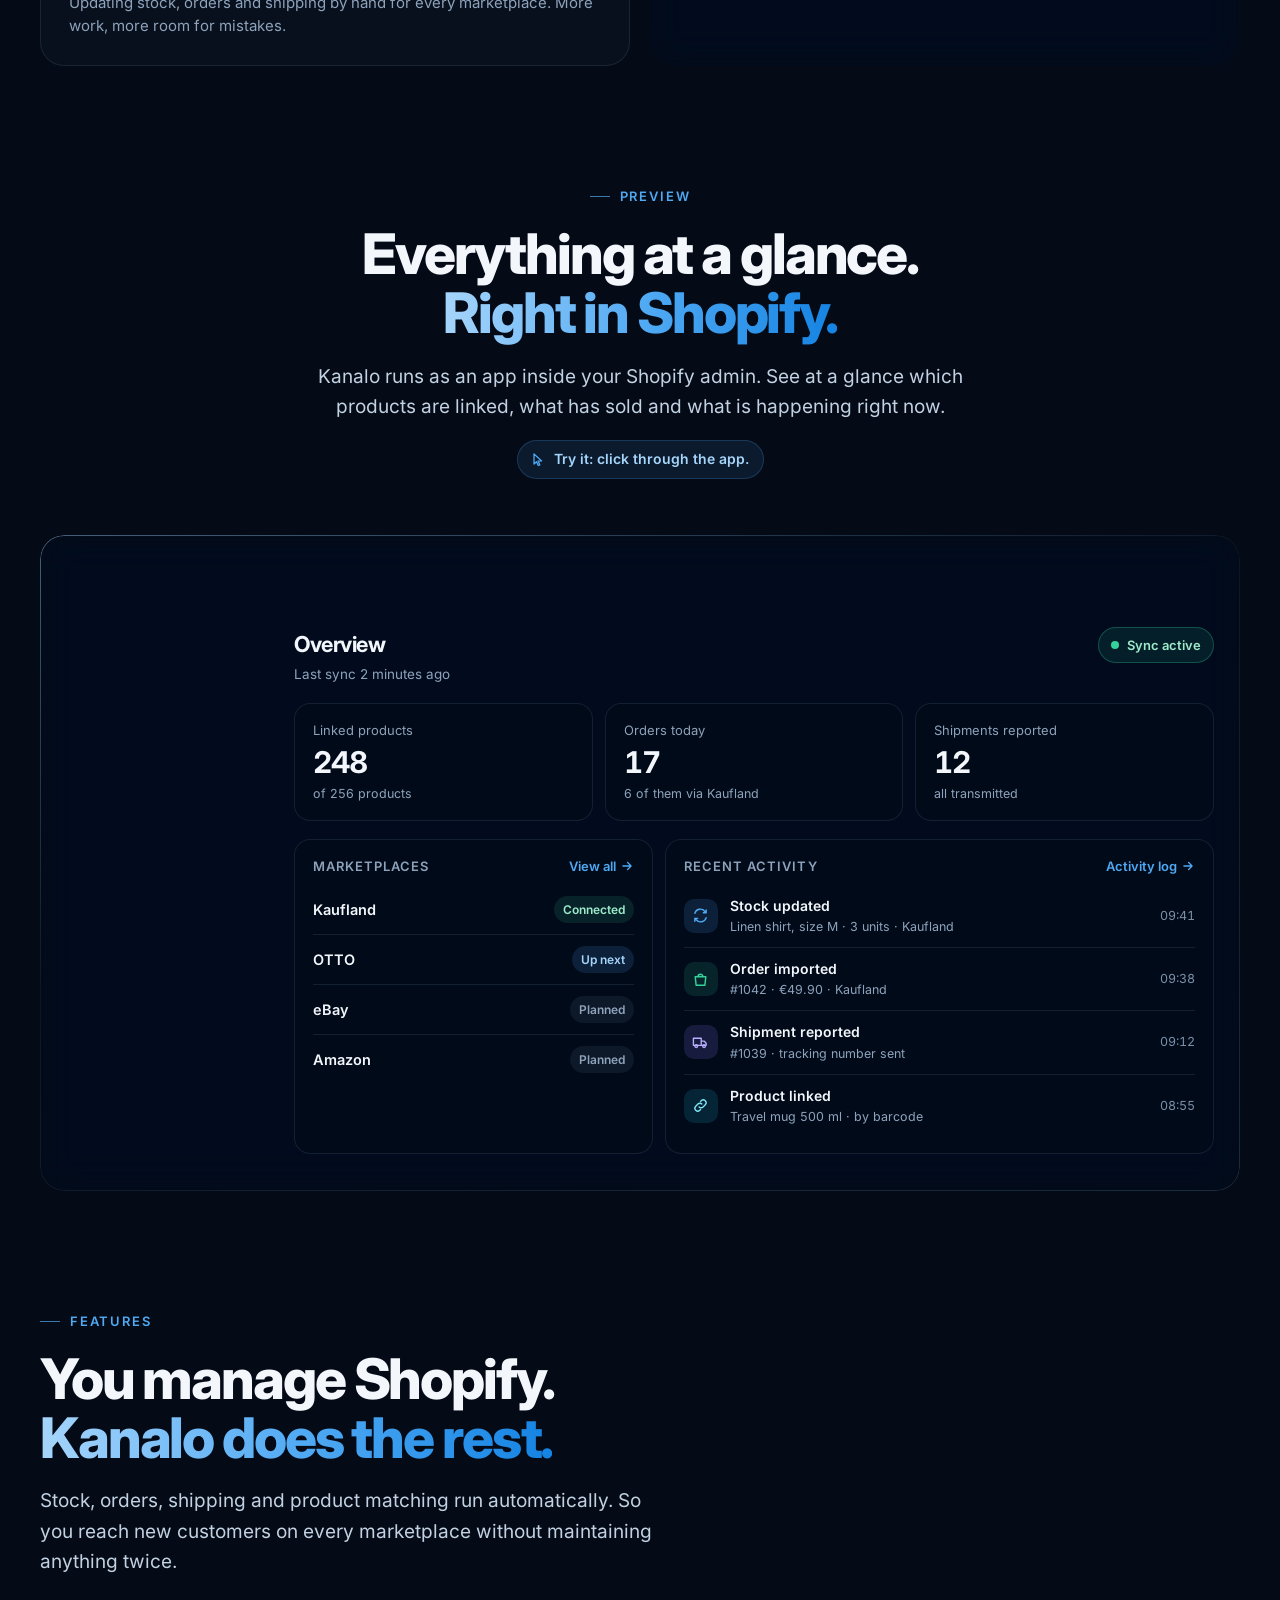
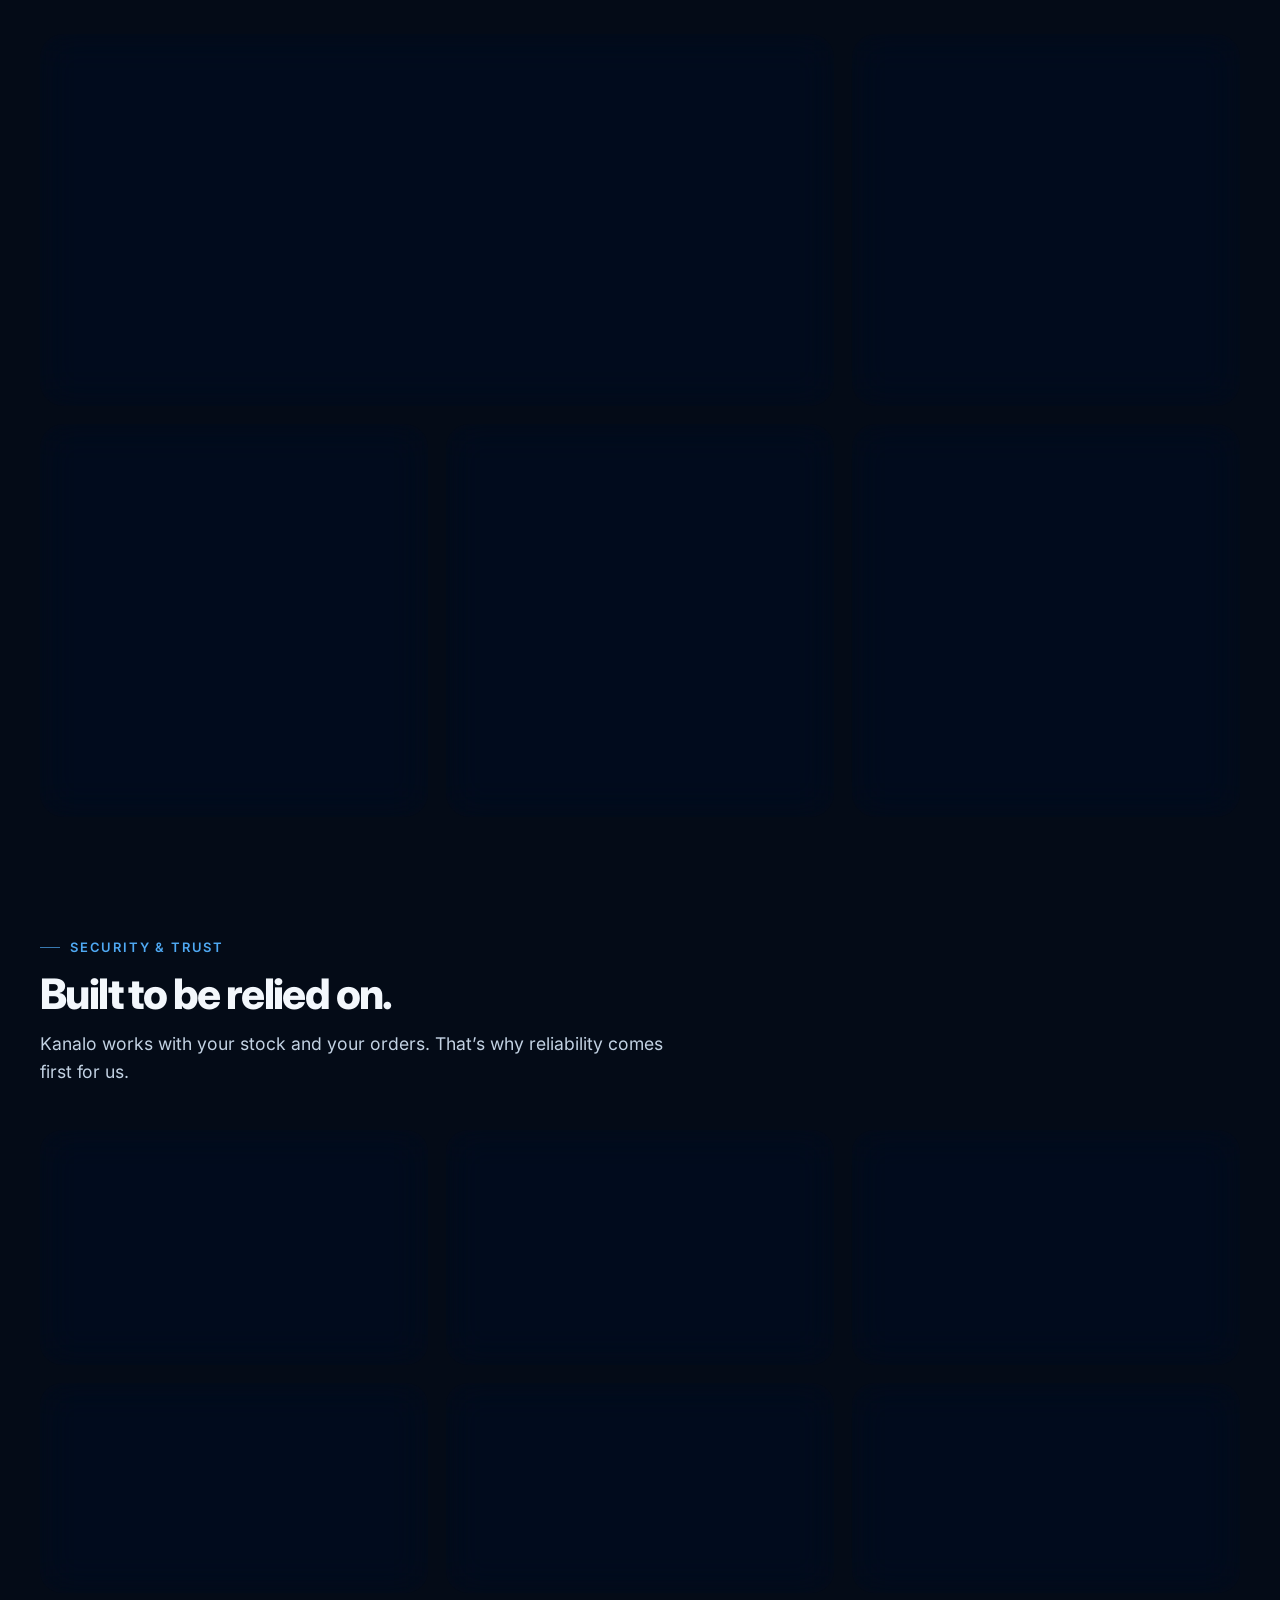
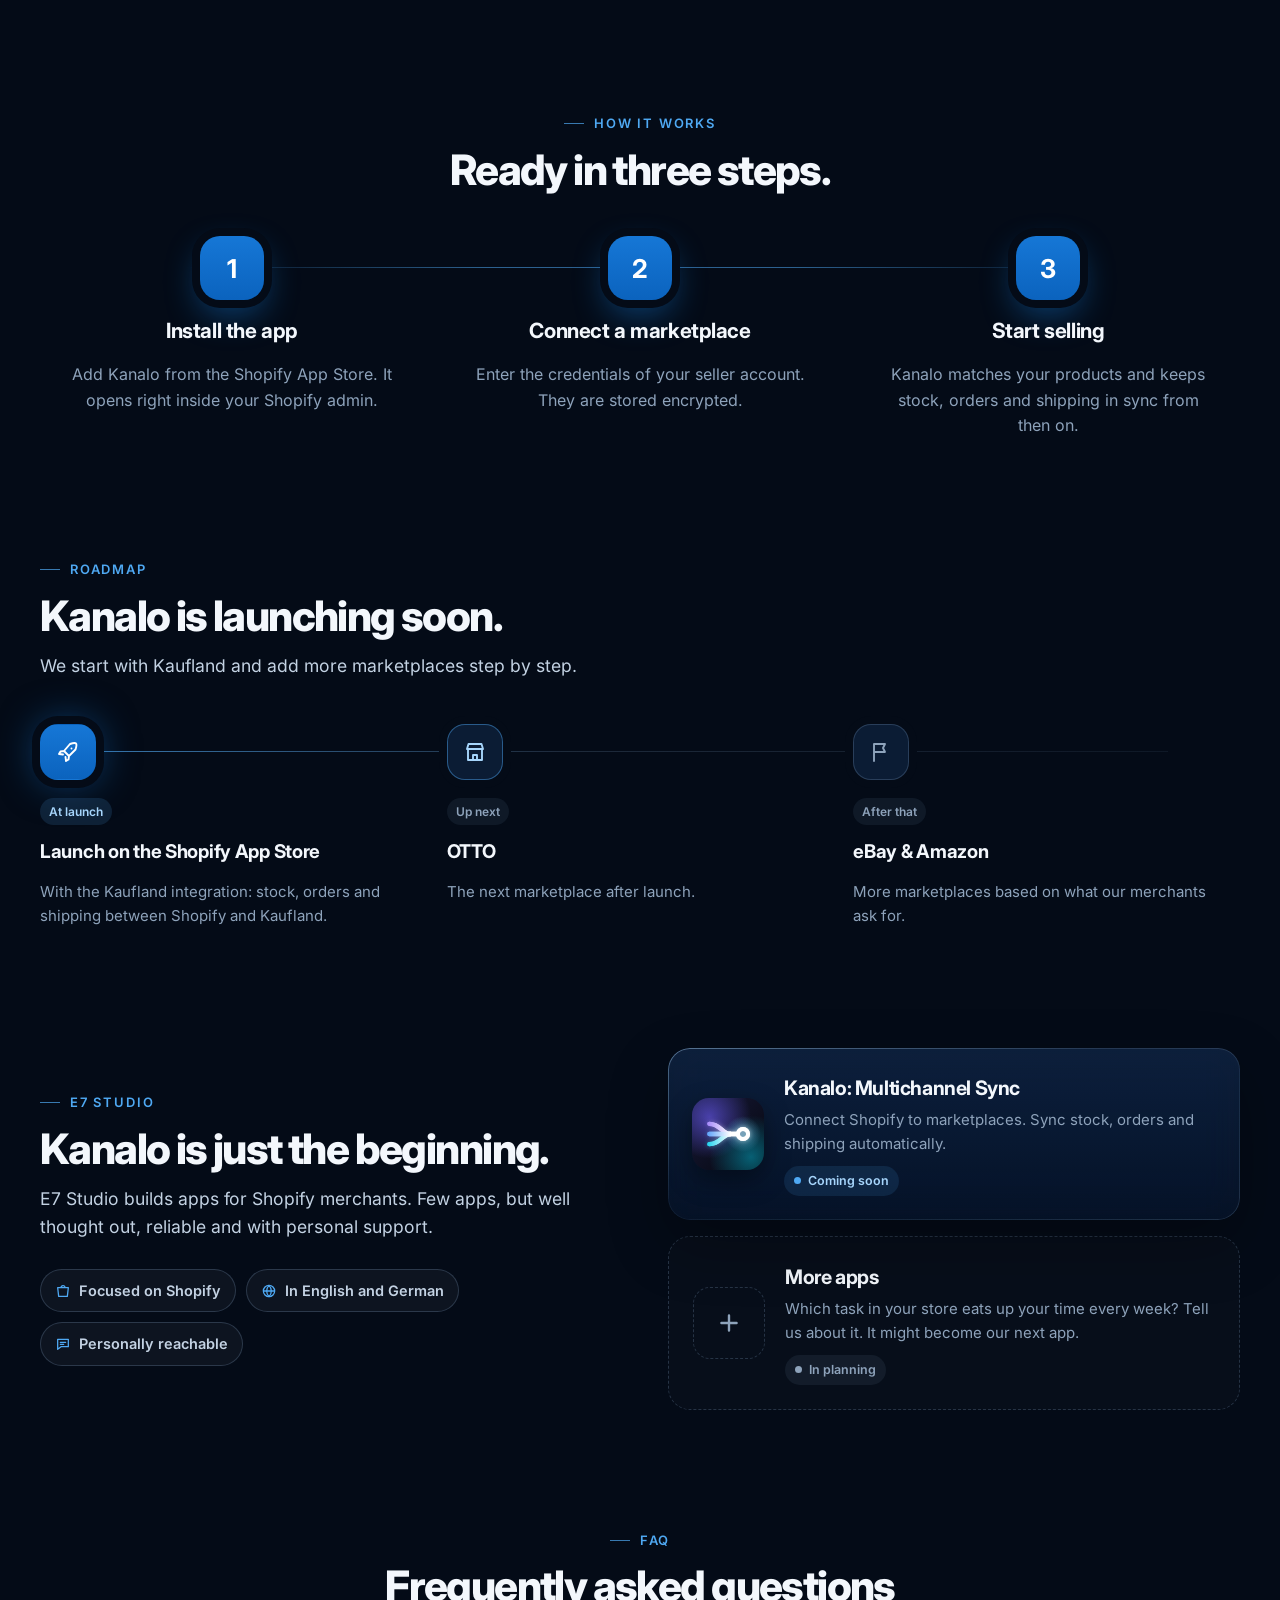
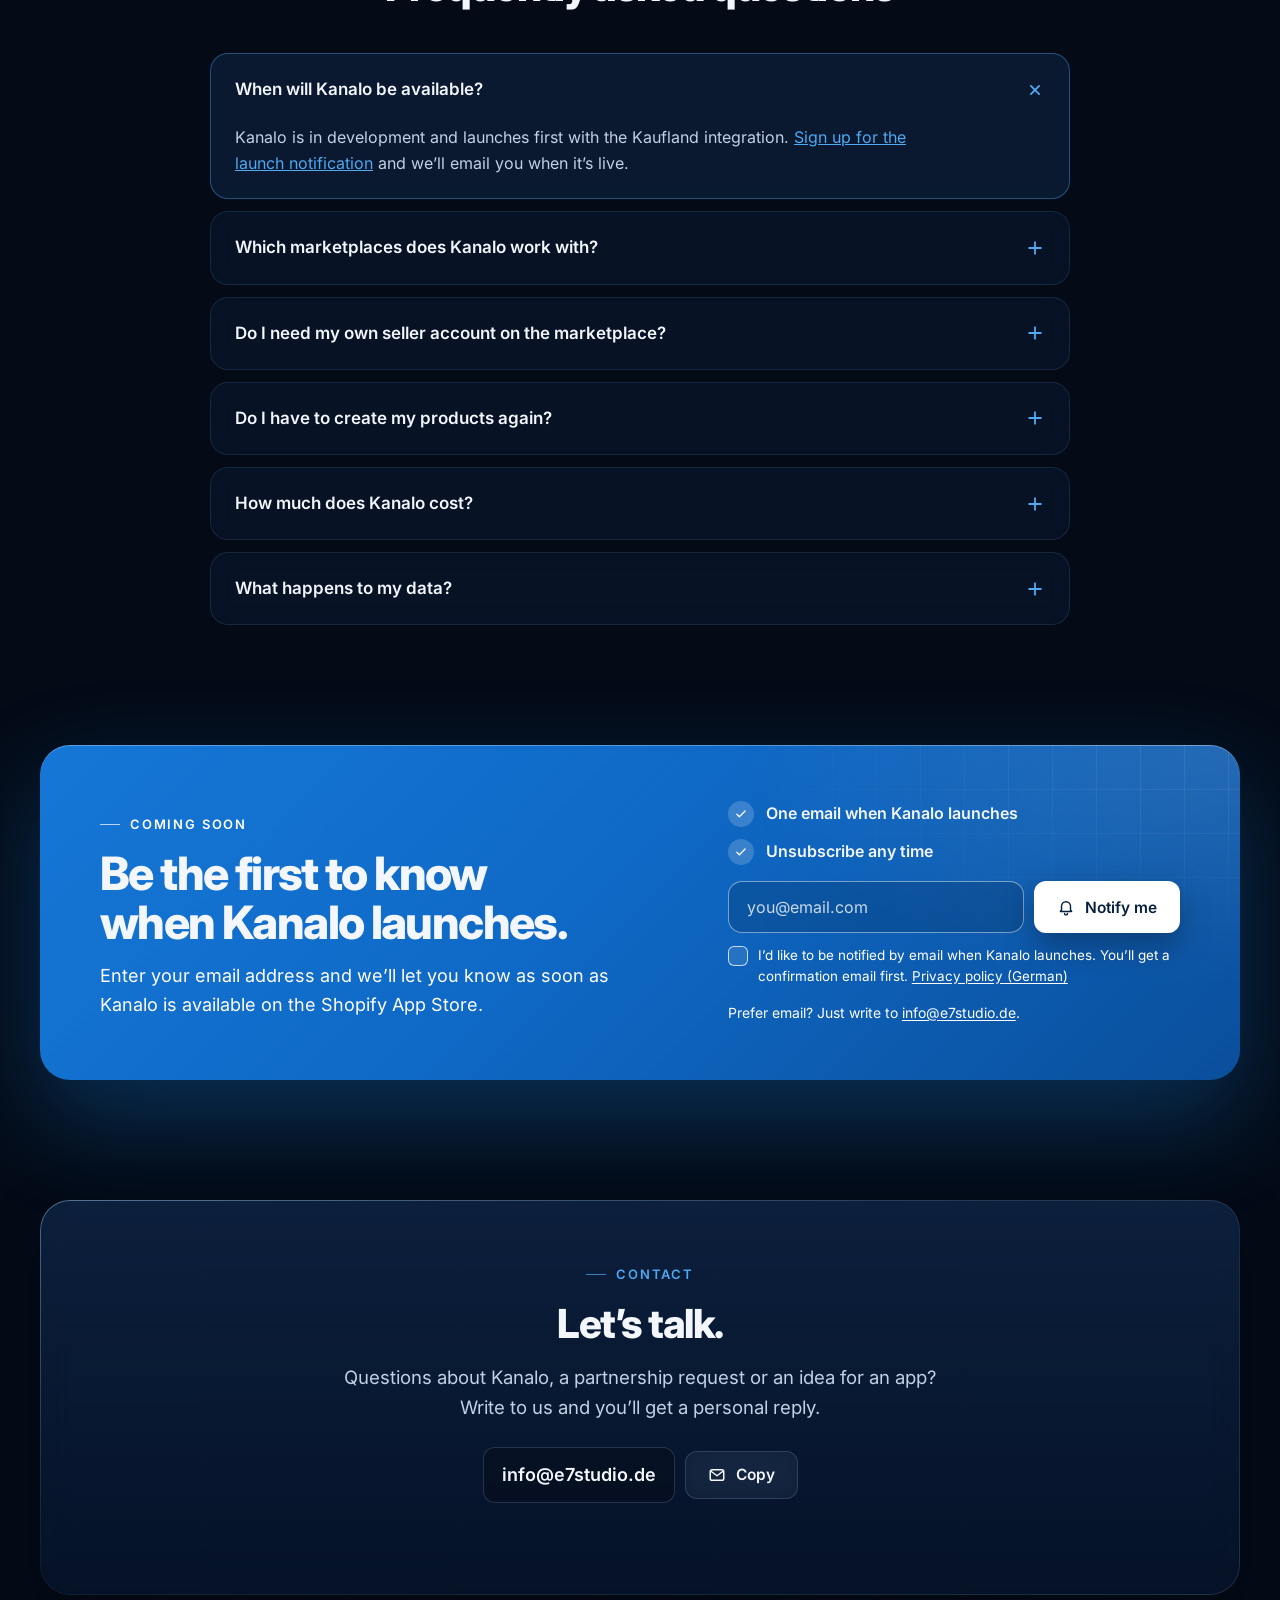
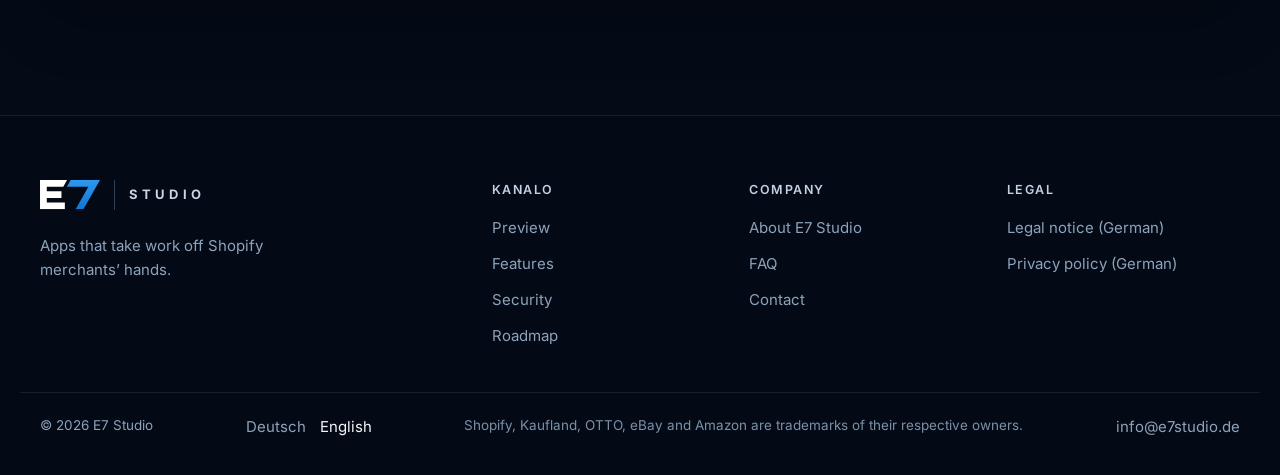
<file: en/index.html>
<!doctype html>
<html lang="en">
<head>
<meta charset="utf-8">
<meta name="viewport" content="width=device-width, initial-scale=1, viewport-fit=cover">
<title>E7 Studio · Kanalo for Shopify</title>
<meta name="description" content="E7 Studio builds apps for Shopify merchants. Kanalo connects your Shopify store to marketplaces like Kaufland, OTTO, eBay and Amazon. Stock, orders and shipping stay in sync automatically. Coming soon.">
<meta name="theme-color" content="#040B17">
<meta name="referrer" content="strict-origin-when-cross-origin">
<meta name="format-detection" content="telephone=no">
<link rel="canonical" href="https://e7studio.de/en/">
<link rel="alternate" hreflang="de" href="https://e7studio.de/">
<link rel="alternate" hreflang="en" href="https://e7studio.de/en/">
<link rel="alternate" hreflang="x-default" href="https://e7studio.de/en/">
<meta property="og:type" content="website">
<meta property="og:site_name" content="E7 Studio">
<meta property="og:locale" content="en_US">
<meta property="og:locale:alternate" content="de_DE">
<meta property="og:url" content="https://e7studio.de/en/">
<meta property="og:title" content="Kanalo by E7 Studio: Sell everywhere, control everything from Shopify">
<meta property="og:description" content="Kanalo connects your Shopify store to marketplaces like Kaufland, OTTO, eBay and Amazon. Stock, orders and shipping stay in sync automatically. Coming soon.">
<meta property="og:image" content="https://e7studio.de/assets/og-image-en.png">
<meta property="og:image:width" content="1200">
<meta property="og:image:height" content="630">
<meta name="twitter:card" content="summary_large_image">
<link rel="icon" href="/favicon.ico" sizes="48x48">
<link rel="icon" href="/assets/favicon-96.png" sizes="96x96" type="image/png">
<link rel="icon" href="/assets/favicon.svg" type="image/svg+xml">
<link rel="apple-touch-icon" href="/assets/apple-touch-icon.png">
<link rel="preload" href="/assets/inter-400.woff" as="font" type="font/woff" crossorigin>
<link rel="preload" href="/assets/inter-display-800.woff" as="font" type="font/woff" crossorigin>
<link rel="stylesheet" href="/assets/style.css">
<script type="application/ld+json">{"@context":"https://schema.org","@type":"Organization","name":"E7 Studio","url":"https://e7studio.de/","logo":"https://e7studio.de/assets/apple-touch-icon.png","email":"info@e7studio.de","knowsLanguage":["de","en"],"founder":{"@type":"Person","name":"Erwin Nuss"}}</script>
</head>
<body>
<div class="ambient" aria-hidden="true"></div>

<svg width="0" height="0" style="position:absolute" aria-hidden="true" focusable="false">
  <defs>
    <linearGradient id="e7Seven" gradientUnits="userSpaceOnUse" x1="0" y1="70" x2="0" y2="330"><stop offset="0" stop-color="#2E98EE"/><stop offset="1" stop-color="#1076D4"/></linearGradient>
    <linearGradient id="kBase" x1="0" y1="0" x2="1" y2="1"><stop offset="0" stop-color="#171A3A"/><stop offset="1" stop-color="#05060C"/></linearGradient>
    <radialGradient id="kViolet" cx="0.24" cy="0.26" r="0.58"><stop offset="0" stop-color="#6D5DFC" stop-opacity="0.6"/><stop offset="1" stop-color="#6D5DFC" stop-opacity="0"/></radialGradient>
    <radialGradient id="kCyan" cx="0.82" cy="0.82" r="0.58"><stop offset="0" stop-color="#06B6D4" stop-opacity="0.5"/><stop offset="1" stop-color="#06B6D4" stop-opacity="0"/></radialGradient>
    <radialGradient id="kNode"><stop offset="0" stop-color="#7DD3FC" stop-opacity="0.5"/><stop offset="1" stop-color="#7DD3FC" stop-opacity="0"/></radialGradient>
    <linearGradient id="kTop" gradientUnits="userSpaceOnUse" x1="270" y1="0" x2="650" y2="0"><stop offset="0" stop-color="#A78BFA"/><stop offset="1" stop-color="#FFFFFF"/></linearGradient>
    <linearGradient id="kMid" gradientUnits="userSpaceOnUse" x1="270" y1="0" x2="650" y2="0"><stop offset="0" stop-color="#60A5FA"/><stop offset="1" stop-color="#FFFFFF"/></linearGradient>
    <linearGradient id="kBot" gradientUnits="userSpaceOnUse" x1="270" y1="0" x2="650" y2="0"><stop offset="0" stop-color="#22D3EE"/><stop offset="1" stop-color="#FFFFFF"/></linearGradient>
    <filter id="kGlow" x="-30%" y="-50%" width="160%" height="200%"><feGaussianBlur in="SourceGraphic" stdDeviation="12" result="near"/><feGaussianBlur in="SourceGraphic" stdDeviation="40" result="far"/><feColorMatrix in="far" type="matrix" values="1 0 0 0 0 0 1 0 0 0 0 0 1 0 0 0 0 0 0.55 0" result="farSoft"/><feMerge><feMergeNode in="farSoft"/><feMergeNode in="near"/><feMergeNode in="SourceGraphic"/></feMerge></filter>
    <symbol id="e7Light" viewBox="60 70 531.4 260"><path d="M60 70 H300 L266.1 130 H120 V170 H250 V230 H120 V270 H280 V330 H60 Z" fill="#FFFFFF"/><path d="M332 70 H591.4 L444.5 330 H375.5 L488.6 130 H298.1 Z" fill="url(#e7Seven)"/></symbol>
    <symbol id="kanalo" viewBox="0 0 1200 1200"><rect width="1200" height="1200" fill="url(#kBase)"/><rect width="1200" height="1200" fill="url(#kViolet)"/><rect width="1200" height="1200" fill="url(#kCyan)"/><g transform="translate(-10 0)"><circle cx="860" cy="600" r="300" fill="url(#kNode)"/><g filter="url(#kGlow)" fill="none" stroke-linecap="round"><path d="M300 430 C485 430 515 600 650 600" stroke="url(#kTop)" stroke-width="72"/><path d="M300 770 C485 770 515 600 650 600" stroke="url(#kBot)" stroke-width="72"/><path d="M300 600 H748" stroke="url(#kMid)" stroke-width="72"/><circle cx="860" cy="600" r="84" stroke="#FFFFFF" stroke-width="66"/></g></g></symbol>
    <symbol id="i-check" viewBox="0 0 24 24"><path d="M5 12.5l4.2 4.2L19 7" fill="none" stroke="currentColor" stroke-width="2.4" stroke-linecap="round" stroke-linejoin="round"/></symbol>
    <symbol id="i-arrow" viewBox="0 0 24 24"><path d="M5 12h14M13 6l6 6-6 6" fill="none" stroke="currentColor" stroke-width="2.2" stroke-linecap="round" stroke-linejoin="round"/></symbol>
    <symbol id="i-bag" viewBox="0 0 24 24"><path d="M4.5 8h15l-1.3 12H5.8L4.5 8z M8.5 8a3.5 3.5 0 017 0" fill="none" stroke="currentColor" stroke-width="2" stroke-linejoin="round" stroke-linecap="round"/></symbol>
    <symbol id="i-sync" viewBox="0 0 24 24"><path d="M4 9a8 8 0 0114-3l2 2 M20 4v4h-4 M20 15a8 8 0 01-14 3l-2-2 M4 20v-4h4" fill="none" stroke="currentColor" stroke-width="2" stroke-linecap="round" stroke-linejoin="round"/></symbol>
    <symbol id="i-truck" viewBox="0 0 24 24"><path d="M2 6h11v10H2z M13 10h4l3 3v3h-7 M6 19a2 2 0 100-4 2 2 0 000 4z M17 19a2 2 0 100-4 2 2 0 000 4z" fill="none" stroke="currentColor" stroke-width="1.9" stroke-linejoin="round"/></symbol>
    <symbol id="i-link" viewBox="0 0 24 24"><path d="M10 14a4 4 0 005.7 0l3-3a4 4 0 00-5.7-5.7l-1 1 M14 10a4 4 0 00-5.7 0l-3 3a4 4 0 005.7 5.7l1-1" fill="none" stroke="currentColor" stroke-width="1.9" stroke-linecap="round" stroke-linejoin="round"/></symbol>
    <symbol id="i-plug" viewBox="0 0 24 24"><path d="M9 3v5 M15 3v5 M7 8h10v3a5 5 0 01-10 0V8z M12 16v5" fill="none" stroke="currentColor" stroke-width="1.9" stroke-linecap="round" stroke-linejoin="round"/></symbol>
    <symbol id="i-lock" viewBox="0 0 24 24"><rect x="5" y="11" width="14" height="10" rx="2.5" fill="none" stroke="currentColor" stroke-width="1.9"/><path d="M8 11V8a4 4 0 018 0v3" fill="none" stroke="currentColor" stroke-width="1.9" stroke-linecap="round"/></symbol>
    <symbol id="i-guard" viewBox="0 0 24 24"><path d="M12 3l8 3v6c0 4.5-3.4 8.2-8 9-4.6-.8-8-4.5-8-9V6l8-3z M12 8v5 M12 16.2v.3" fill="none" stroke="currentColor" stroke-width="1.9" stroke-linecap="round" stroke-linejoin="round"/></symbol>
    <symbol id="i-list" viewBox="0 0 24 24"><path d="M9 6h11 M9 12h11 M9 18h11 M4.5 6h.01 M4.5 12h.01 M4.5 18h.01" fill="none" stroke="currentColor" stroke-width="2" stroke-linecap="round"/></symbol>
    <symbol id="i-db" viewBox="0 0 24 24"><ellipse cx="12" cy="6" rx="7" ry="3" fill="none" stroke="currentColor" stroke-width="1.9"/><path d="M5 6v6c0 1.7 3.1 3 7 3s7-1.3 7-3V6 M5 12v6c0 1.7 3.1 3 7 3s7-1.3 7-3v-6" fill="none" stroke="currentColor" stroke-width="1.9"/></symbol>
    <symbol id="i-chat" viewBox="0 0 24 24"><path d="M4 5h16v11H9l-5 4V5z M8 9.5h8 M8 12.5h5" fill="none" stroke="currentColor" stroke-width="1.9" stroke-linecap="round" stroke-linejoin="round"/></symbol>
    <symbol id="i-bell" viewBox="0 0 24 24"><path d="M6 16v-5a6 6 0 0112 0v5l1.5 2h-15L6 16z M10 20.5a2 2 0 004 0" fill="none" stroke="currentColor" stroke-width="1.9" stroke-linecap="round" stroke-linejoin="round"/></symbol>
    <symbol id="i-store" viewBox="0 0 24 24"><path d="M4 9l1.5-5h13L20 9 M4 9h16 M5 9v11h14V9 M10 20v-5h4v5" fill="none" stroke="currentColor" stroke-width="1.9" stroke-linecap="round" stroke-linejoin="round"/></symbol>
    <symbol id="i-grid" viewBox="0 0 24 24"><rect x="4" y="4" width="7" height="7" rx="1.5" fill="none" stroke="currentColor" stroke-width="1.9"/><rect x="13" y="4" width="7" height="7" rx="1.5" fill="none" stroke="currentColor" stroke-width="1.9"/><rect x="4" y="13" width="7" height="7" rx="1.5" fill="none" stroke="currentColor" stroke-width="1.9"/><rect x="13" y="13" width="7" height="7" rx="1.5" fill="none" stroke="currentColor" stroke-width="1.9"/></symbol>
    <symbol id="i-box" viewBox="0 0 24 24"><path d="M4 8l8-4 8 4-8 4-8-4z M4 8v8l8 4 8-4V8 M12 12v8" fill="none" stroke="currentColor" stroke-width="1.9" stroke-linejoin="round"/></symbol>
    <symbol id="i-receipt" viewBox="0 0 24 24"><path d="M6 3h12v18l-3-2-3 2-3-2-3 2V3z M9 8h6 M9 12h6" fill="none" stroke="currentColor" stroke-width="1.9" stroke-linecap="round" stroke-linejoin="round"/></symbol>
    <symbol id="i-clock" viewBox="0 0 24 24"><circle cx="12" cy="12" r="8.5" fill="none" stroke="currentColor" stroke-width="1.9"/><path d="M12 7.5V12l3 2" fill="none" stroke="currentColor" stroke-width="1.9" stroke-linecap="round" stroke-linejoin="round"/></symbol>
    <symbol id="i-gear" viewBox="0 0 24 24"><circle cx="12" cy="12" r="3" fill="none" stroke="currentColor" stroke-width="1.9"/><path d="M12 3v3 M12 18v3 M3 12h3 M18 12h3 M5.6 5.6l2.1 2.1 M16.3 16.3l2.1 2.1 M5.6 18.4l2.1-2.1 M16.3 7.7l2.1-2.1" fill="none" stroke="currentColor" stroke-width="1.9" stroke-linecap="round"/></symbol>
    <symbol id="i-rocket" viewBox="0 0 24 24"><path d="M14 4c3-1 5.5-1 6-.5s.5 3-.5 6L13 16l-5-5 6-7z M8 11l-3.5.5L3 14l4 .5 M13 16l-.5 3.5L10 21l-.5-4 M15.5 8.5h.01" fill="none" stroke="currentColor" stroke-width="1.9" stroke-linecap="round" stroke-linejoin="round"/></symbol>
    <symbol id="i-flag" viewBox="0 0 24 24"><path d="M5 21V4 M5 4h11l-2 4 2 4H5" fill="none" stroke="currentColor" stroke-width="1.9" stroke-linecap="round" stroke-linejoin="round"/></symbol>
    <symbol id="i-shopify" viewBox="0 0 24 24"><path d="M4 7h16l-1.5 13h-13L4 7z M9 7a3 3 0 016 0" fill="none" stroke="currentColor" stroke-width="1.9" stroke-linejoin="round"/></symbol>
    <symbol id="i-pin" viewBox="0 0 24 24"><path d="M12 21s-7-6.2-7-11.5A7 7 0 0119 9.5C19 14.8 12 21 12 21z" fill="none" stroke="currentColor" stroke-width="1.9" stroke-linejoin="round"/><circle cx="12" cy="9.5" r="2.5" fill="none" stroke="currentColor" stroke-width="1.9"/></symbol>
    <symbol id="i-plus" viewBox="0 0 24 24"><path d="M12 5v14M5 12h14" fill="none" stroke="currentColor" stroke-width="2.2" stroke-linecap="round"/></symbol>
    <symbol id="i-menu" viewBox="0 0 24 24"><path d="M4 7h16M4 12h16M4 17h16" fill="none" stroke="currentColor" stroke-width="2" stroke-linecap="round"/></symbol>
    <symbol id="i-mail" viewBox="0 0 24 24"><rect x="3" y="5" width="18" height="14" rx="2.5" fill="none" stroke="currentColor" stroke-width="2"/><path d="M4 7l8 6 8-6" fill="none" stroke="currentColor" stroke-width="2" stroke-linecap="round" stroke-linejoin="round"/></symbol>
    <symbol id="i-pointer" viewBox="0 0 24 24"><path d="M6 3v15l3.8-3.5 2.6 5.8 2.3-1-2.6-5.7 5.3-.2L6 3z" fill="none" stroke="currentColor" stroke-width="1.9" stroke-linejoin="round"/></symbol>
    <symbol id="i-globe" viewBox="0 0 24 24"><circle cx="12" cy="12" r="8.5" fill="none" stroke="currentColor" stroke-width="1.9"/><path d="M3.5 12h17 M12 3.5c2.4 2.5 3.5 5.3 3.5 8.5s-1.1 6-3.5 8.5c-2.4-2.5-3.5-5.3-3.5-8.5s1.1-6 3.5-8.5z" fill="none" stroke="currentColor" stroke-width="1.9" stroke-linejoin="round"/></symbol>
<symbol id="i-info" viewBox="0 0 24 24"><circle cx="12" cy="12" r="8.5" fill="none" stroke="currentColor" stroke-width="1.9"/><path d="M12 11v5.5 M12 7.8v.2" fill="none" stroke="currentColor" stroke-width="2.1" stroke-linecap="round"/></symbol>
    <symbol id="i-pen" viewBox="0 0 24 24"><path d="M4 20l1-4.2L15.6 5.2a2 2 0 012.8 0l.4.4a2 2 0 010 2.8L8.2 19 4 20z M13.5 7.3l3.2 3.2" fill="none" stroke="currentColor" stroke-width="1.9" stroke-linecap="round" stroke-linejoin="round"/></symbol>
  </defs>
</svg>

<a class="skip" href="#main">Skip to content</a>

<header class="site-header">
  <div class="wrap">
    <nav class="nav" aria-label="Main navigation">
      <a class="logo" href="/en/" aria-label="E7 Studio, home">
        <svg viewBox="0 0 531.4 260" aria-hidden="true"><use href="#e7Light"/></svg>
        <span>Studio</span>
      </a>
      <div class="nav__links">
        <a href="#preview">Preview</a>
        <a href="#features">Features</a>
        <a href="#security">Security</a>
        <a href="#roadmap">Roadmap</a>
        <a href="#faq">FAQ</a>
        <div class="lang" role="group" aria-label="Language"><a href="/" hreflang="de" lang="de">DE</a><a href="/en/" hreflang="en" lang="en" aria-current="true">EN</a></div>
        <a class="btn btn--primary btn--sm nav__cta" href="#start"><svg aria-hidden="true"><use href="#i-bell"/></svg><span>Get notified</span></a>
        <details class="menu">
          <summary aria-label="Menu"><svg aria-hidden="true"><use href="#i-menu"/></svg></summary>
          <div class="menu__panel">
            <a href="#preview">Preview</a>
            <a href="#features">Features</a>
            <a href="#security">Security</a>
            <a href="#roadmap">Roadmap</a>
            <a href="#studio">About E7 Studio</a>
            <a href="#faq">FAQ</a>
            <a href="#contact">Contact</a>
            <a class="menu__lang" href="/" hreflang="de" lang="de"><svg aria-hidden="true"><use href="#i-globe"/></svg>Deutsch</a>
          </div>
        </details>
      </div>
    </nav>
  </div>
</header>

<main id="main">
  <section class="hero" aria-labelledby="hero-title">
    <div class="wrap hero__grid">
      <div class="hero__copy">
        <span class="badge"><b>Coming soon</b>Kanalo for Shopify</span>
        <h1 id="hero-title"><span class="line">Sell everywhere.</span> <span class="line"><span class="grad">Control everything</span> from Shopify.</span></h1>
        <p class="hero__lead">Kanalo connects your Shopify store to marketplaces like Kaufland, OTTO and eBay. Stock, orders and shipping stay in sync automatically. You keep working in Shopify and reach more customers.</p>
        <div class="hero__cta">
          <div class="hero__ctas">
            <a class="btn btn--primary" href="#start">Notify me at launch <svg class="mv" aria-hidden="true"><use href="#i-arrow"/></svg></a>
            <a class="btn btn--ghost" href="#preview">See the preview</a>
          </div>
          <p class="hero__fine"><svg aria-hidden="true"><use href="#i-mail"/></svg>Just one email at launch. No marketing.</p>
        </div>
        <div class="hero__trust">
          <span><svg aria-hidden="true"><use href="#i-check"/></svg>Official APIs</span>
          <span><svg aria-hidden="true"><use href="#i-check"/></svg>Runs inside Shopify admin</span>
          <span><svg aria-hidden="true"><use href="#i-check"/></svg>Support in English &amp; German</span>
        </div>
      </div>

      <div class="hub">
        <div class="hub__head"><b>How Kanalo works</b><span>An order comes in. Kanalo handles the rest.</span></div>
        <div class="hub__stage">
        <div class="hub__plate glass ring" aria-hidden="true"></div>
        <svg class="hub__svg hub__svg--h" viewBox="0 0 660 440" role="img" aria-label="Kaufland, OTTO, eBay and Amazon are connected to Kanalo. Orders flow into your Shopify store, stock goes back to every marketplace automatically.">
          <defs>
            <radialGradient id="hubGlow"><stop offset="0" stop-color="#1483E3" stop-opacity="0.5"/><stop offset="1" stop-color="#1483E3" stop-opacity="0"/></radialGradient>
            <clipPath id="hubClip"><rect x="284" y="174" width="92" height="92" rx="24"/></clipPath>
          </defs>
          <circle class="hub__glow" cx="330" cy="220" r="150" fill="url(#hubGlow)"/>
          <text class="hub__group" x="22" y="58">MARKETPLACES</text>
          <line class="hub__rail" x1="30" y1="76" x2="30" y2="384"/>
          <g class="hub__lines">
            <path d="M204 104 C250 104 244 220 284 220"/>
            <path d="M204 188 C250 188 244 220 284 220"/>
            <path d="M204 272 C250 272 244 220 284 220"/>
            <path d="M204 356 C250 356 244 220 284 220"/>
            <path d="M376 220 H444"/>
          </g>
          <g class="hub__pulses">
            <path class="pulse pulse--in" pathLength="1" d="M204 104 C250 104 244 220 284 220"/>
            <path class="pulse pulse--toshop" pathLength="1" d="M376 220 H444"/>
            <path class="pulse pulse--fromshop" pathLength="1" d="M444 220 H376"/>
            <path class="pulse pulse--out" pathLength="1" d="M284 220 C244 220 250 104 204 104"/>
            <path class="pulse pulse--out" pathLength="1" d="M284 220 C244 220 250 188 204 188"/>
            <path class="pulse pulse--out" pathLength="1" d="M284 220 C244 220 250 272 204 272"/>
            <path class="pulse pulse--out" pathLength="1" d="M284 220 C244 220 250 356 204 356"/>
          </g>
            <g class="mk mk--k">
              <circle class="mk__dot" cx="30" cy="104" r="3.5"/>
              <rect class="mk__box" x="44" y="81" width="160" height="46" rx="14"/>
              <rect class="mk__ic" x="52" y="89" width="30" height="30" rx="9"/>
              <svg x="58" y="95" width="18" height="18" viewBox="0 0 24 24" class="mk__svg"><use href="#i-store"/></svg>
              <text class="mk__name" x="92" y="109">Kaufland</text>
              <g class="mk__stock"><rect x="164" y="93" width="32" height="22" rx="11"/><text class="v5" x="180" y="108">5</text><text class="v4" x="180" y="108">4</text></g>
            </g>
            <g class="mk mk--o">
              <circle class="mk__dot" cx="30" cy="188" r="3.5"/>
              <rect class="mk__box" x="44" y="165" width="160" height="46" rx="14"/>
              <rect class="mk__ic" x="52" y="173" width="30" height="30" rx="9"/>
              <svg x="58" y="179" width="18" height="18" viewBox="0 0 24 24" class="mk__svg"><use href="#i-store"/></svg>
              <text class="mk__name" x="92" y="193">OTTO</text>
              <g class="mk__stock"><rect x="164" y="177" width="32" height="22" rx="11"/><text class="v5" x="180" y="192">5</text><text class="v4" x="180" y="192">4</text></g>
            </g>
            <g class="mk mk--e">
              <circle class="mk__dot" cx="30" cy="272" r="3.5"/>
              <rect class="mk__box" x="44" y="249" width="160" height="46" rx="14"/>
              <rect class="mk__ic" x="52" y="257" width="30" height="30" rx="9"/>
              <svg x="58" y="263" width="18" height="18" viewBox="0 0 24 24" class="mk__svg"><use href="#i-store"/></svg>
              <text class="mk__name" x="92" y="277">eBay</text>
              <g class="mk__stock"><rect x="164" y="261" width="32" height="22" rx="11"/><text class="v5" x="180" y="276">5</text><text class="v4" x="180" y="276">4</text></g>
            </g>
            <g class="mk mk--a">
              <circle class="mk__dot" cx="30" cy="356" r="3.5"/>
              <rect class="mk__box" x="44" y="333" width="160" height="46" rx="14"/>
              <rect class="mk__ic" x="52" y="341" width="30" height="30" rx="9"/>
              <svg x="58" y="347" width="18" height="18" viewBox="0 0 24 24" class="mk__svg"><use href="#i-store"/></svg>
              <text class="mk__name" x="92" y="361">Amazon</text>
              <g class="mk__stock"><rect x="164" y="345" width="32" height="22" rx="11"/><text class="v5" x="180" y="360">5</text><text class="v4" x="180" y="360">4</text></g>
            </g>
          <rect class="hub__frame" x="277" y="167" width="106" height="106" rx="29"/>
          <g clip-path="url(#hubClip)"><svg x="284" y="174" width="92" height="92" viewBox="0 0 1200 1200"><use href="#kanalo"/></svg></g>
          <text class="hub__name" x="330" y="302" text-anchor="middle">Kanalo</text>
          <text class="hub__sub" x="330" y="320" text-anchor="middle">Syncs automatically</text>
          <g class="shop">
            <rect class="shop__box" x="444" y="172" width="208" height="96" rx="20"/>
            <rect class="shop__ic" x="456" y="200" width="40" height="40" rx="11"/>
            <svg x="464" y="208" width="24" height="24" viewBox="0 0 24 24" class="shop__svg"><use href="#i-bag"/></svg>
            <text class="shop__name" x="506" y="216">Your Shopify store</text>
            <text class="shop__sub" x="506" y="237">Your central hub</text>
          </g>
          <g class="shop__pill">
            <rect x="478" y="284" width="140" height="26" rx="13"/>
            <text class="t-order" x="548" y="301" text-anchor="middle">Order created</text>
            <text class="t-stock" x="548" y="301" text-anchor="middle">Stock 5 → 4</text>
          </g>
        </svg>

        <svg class="hub__svg hub__svg--v" viewBox="0 0 360 500" role="img" aria-label="Kaufland, OTTO, eBay and Amazon are connected to Kanalo. Orders flow into your Shopify store, stock goes back to every marketplace automatically.">
          <defs>
            <radialGradient id="hubGlowV"><stop offset="0" stop-color="#1483E3" stop-opacity="0.5"/><stop offset="1" stop-color="#1483E3" stop-opacity="0"/></radialGradient>
            <clipPath id="hubClipV"><rect x="142" y="208" width="76" height="76" rx="20"/></clipPath>
          </defs>
          <circle class="hub__glow" cx="180" cy="246" r="110" fill="url(#hubGlowV)"/>
          <text class="hub__group" x="180" y="30" text-anchor="middle">MARKETPLACES</text>
          <rect class="hub__groupbox" x="8" y="38" width="344" height="114" rx="20"/>
          <g class="hub__lines"><path d="M180 152 V202"/><path d="M180 290 V348"/></g>
          <g class="hub__pulses">
            <path class="pulse pulse--in" pathLength="1" d="M180 152 V202"/>
            <path class="pulse pulse--toshop" pathLength="1" d="M180 290 V348"/>
            <path class="pulse pulse--fromshop" pathLength="1" d="M180 348 V290"/>
            <path class="pulse pulse--out" pathLength="1" d="M180 202 V152"/>
          </g>
            <g class="mk mk--k">
              <rect class="mk__box" x="16" y="46" width="160" height="44" rx="13"/>
              <rect class="mk__ic" x="24" y="54" width="28" height="28" rx="8"/>
              <svg x="29" y="59" width="18" height="18" viewBox="0 0 24 24" class="mk__svg"><use href="#i-store"/></svg>
              <text class="mk__name" x="62" y="73">Kaufland</text>
              <g class="mk__stock"><rect x="136" y="57" width="32" height="22" rx="11"/><text class="v5" x="152" y="72">5</text><text class="v4" x="152" y="72">4</text></g>
            </g>
            <g class="mk mk--o">
              <rect class="mk__box" x="184" y="46" width="160" height="44" rx="13"/>
              <rect class="mk__ic" x="192" y="54" width="28" height="28" rx="8"/>
              <svg x="197" y="59" width="18" height="18" viewBox="0 0 24 24" class="mk__svg"><use href="#i-store"/></svg>
              <text class="mk__name" x="230" y="73">OTTO</text>
              <g class="mk__stock"><rect x="304" y="57" width="32" height="22" rx="11"/><text class="v5" x="320" y="72">5</text><text class="v4" x="320" y="72">4</text></g>
            </g>
            <g class="mk mk--e">
              <rect class="mk__box" x="16" y="100" width="160" height="44" rx="13"/>
              <rect class="mk__ic" x="24" y="108" width="28" height="28" rx="8"/>
              <svg x="29" y="113" width="18" height="18" viewBox="0 0 24 24" class="mk__svg"><use href="#i-store"/></svg>
              <text class="mk__name" x="62" y="127">eBay</text>
              <g class="mk__stock"><rect x="136" y="111" width="32" height="22" rx="11"/><text class="v5" x="152" y="126">5</text><text class="v4" x="152" y="126">4</text></g>
            </g>
            <g class="mk mk--a">
              <rect class="mk__box" x="184" y="100" width="160" height="44" rx="13"/>
              <rect class="mk__ic" x="192" y="108" width="28" height="28" rx="8"/>
              <svg x="197" y="113" width="18" height="18" viewBox="0 0 24 24" class="mk__svg"><use href="#i-store"/></svg>
              <text class="mk__name" x="230" y="127">Amazon</text>
              <g class="mk__stock"><rect x="304" y="111" width="32" height="22" rx="11"/><text class="v5" x="320" y="126">5</text><text class="v4" x="320" y="126">4</text></g>
            </g>
          <rect class="hub__frame" x="136" y="202" width="88" height="88" rx="24"/>
          <g clip-path="url(#hubClipV)"><svg x="142" y="208" width="76" height="76" viewBox="0 0 1200 1200"><use href="#kanalo"/></svg></g>
          <text class="hub__name" x="236" y="242">Kanalo</text>
          <text class="hub__sub" x="236" y="260">Syncs</text>
          <text class="hub__sub" x="236" y="275">automatically</text>
          <g class="shop">
            <rect class="shop__box" x="40" y="348" width="280" height="84" rx="20"/>
            <rect class="shop__ic" x="58" y="368" width="44" height="44" rx="12"/>
            <svg x="67" y="377" width="26" height="26" viewBox="0 0 24 24" class="shop__svg"><use href="#i-bag"/></svg>
            <text class="shop__name" x="116" y="386">Your Shopify store</text>
            <text class="shop__sub" x="116" y="407">Your central hub</text>
          </g>
          <g class="shop__pill">
            <rect x="110" y="446" width="140" height="26" rx="13"/>
            <text class="t-order" x="180" y="463" text-anchor="middle">Order created</text>
            <text class="t-stock" x="180" y="463" text-anchor="middle">Stock 5 → 4</text>
          </g>
        </svg>

        <div class="note note--order" aria-hidden="true">
          <span class="note__icon"><svg><use href="#i-bag"/></svg></span>
          <span><b>New order</b><small>via Kaufland · €49.90</small></span>
        </div>
        <div class="note note--stock" aria-hidden="true">
          <span class="note__icon"><svg><use href="#i-sync"/></svg></span>
          <span><b>Stock updated</b><small>on all marketplaces</small></span>
        </div>
        </div>
      </div>
    </div>

    <div class="wrap integrations">
      <div class="integrations__bar glass ring">
        <div class="integrations__label"><b>Integrations</b><span>One store. Every channel.</span></div>
        <ul class="chips" aria-label="Supported platforms">
          <li class="chip chip--src"><i></i>Shopify <small>Your store</small></li>
          <li class="chip chip--first"><i></i>Kaufland <small>at launch</small></li>
          <li class="chip"><i></i>OTTO <small>up next</small></li>
          <li class="chip"><i></i>eBay <small>later</small></li>
          <li class="chip"><i></i>Amazon <small>later</small></li>
        </ul>
      </div>
    </div>
  </section>

  <section class="section compare" id="why" aria-labelledby="compare-title">
    <div class="wrap">
      <div class="section__head section__head--center reveal">
        <span class="eyebrow">Why Kanalo</span>
        <h2 id="compare-title"><span class="line">Manage it once in Shopify.</span> <span class="line"><span class="grad">Sell everywhere.</span></span></h2>
        <p class="section__lead">Kanalo connects Shopify to your marketplaces and syncs stock, orders and shipping.</p>
      </div>
      <div class="cmp reveal">
        <figure class="cmp__card cmp__card--without">
          <figcaption class="cmp__cap"><span class="cmp__tag">Without Kanalo</span><b>Every marketplace on its own</b></figcaption>
          <div class="cmp__viz cmp__viz--without" aria-hidden="true">
            <span class="node node--shop"><i><svg><use href="#i-bag"/></svg></i>Shopify</span><span class="wire wire--manual"><i><svg><use href="#i-pen"/></svg></i></span><span class="node"><i><svg><use href="#i-store"/></svg></i>Kaufland</span>
            <span class="node node--shop"><i><svg><use href="#i-bag"/></svg></i>Shopify</span><span class="wire wire--manual"><i><svg><use href="#i-pen"/></svg></i></span><span class="node"><i><svg><use href="#i-store"/></svg></i>OTTO</span>
            <span class="node node--shop"><i><svg><use href="#i-bag"/></svg></i>Shopify</span><span class="wire wire--manual"><i><svg><use href="#i-pen"/></svg></i></span><span class="node"><i><svg><use href="#i-store"/></svg></i>eBay</span>
            <span class="node node--shop"><i><svg><use href="#i-bag"/></svg></i>Shopify</span><span class="wire wire--manual"><i><svg><use href="#i-pen"/></svg></i></span><span class="node"><i><svg><use href="#i-store"/></svg></i>Amazon</span>
          </div>
          <p class="cmp__note">Updating stock, orders and shipping by hand for every marketplace. More work, more room for mistakes.</p>
        </figure>
        <figure class="cmp__card cmp__card--with glass ring" data-io>
          <figcaption class="cmp__cap"><span class="cmp__tag cmp__tag--on">With Kanalo</span><b>One system, automatic sync</b></figcaption>
          <div class="cmp__viz cmp__viz--with" aria-hidden="true">
            <span class="node node--shop"><i><svg><use href="#i-bag"/></svg></i>Shopify</span>
            <span class="wire wire--auto"></span>
            <span class="cmp__hub"><span class="cmp__tile"><svg viewBox="0 0 1200 1200"><use href="#kanalo"/></svg></span><small>Kanalo</small></span>
            <svg class="cmp__fan" viewBox="0 0 56 174" preserveAspectRatio="none"><path pathLength="1" style="--d:.75s" d="M0 87 C30 87 26 18 56 18"/><path pathLength="1" style="--d:.85s" d="M0 87 C30 87 26 64 56 64"/><path pathLength="1" style="--d:.95s" d="M0 87 C30 87 26 110 56 110"/><path pathLength="1" style="--d:1.05s" d="M0 87 C30 87 26 156 56 156"/></svg>
            <span class="cmp__markets">
              <span class="node" style="--d2:1.35s"><i><svg><use href="#i-store"/></svg></i>Kaufland<svg class="node__ok"><use href="#i-check"/></svg></span>
              <span class="node" style="--d2:1.45s"><i><svg><use href="#i-store"/></svg></i>OTTO<svg class="node__ok"><use href="#i-check"/></svg></span>
              <span class="node" style="--d2:1.55s"><i><svg><use href="#i-store"/></svg></i>eBay<svg class="node__ok"><use href="#i-check"/></svg></span>
              <span class="node" style="--d2:1.65s"><i><svg><use href="#i-store"/></svg></i>Amazon<svg class="node__ok"><use href="#i-check"/></svg></span>
            </span>
          </div>
          <p class="cmp__note">You manage everything in Shopify. Kanalo keeps every marketplace up to date automatically.</p>
        </figure>
      </div>
    </div>
  </section>

  <section class="section section--tight" id="preview" aria-labelledby="preview-title">
    <div class="wrap">
      <div class="section__head section__head--center reveal">
        <span class="eyebrow">Preview</span>
        <h2 id="preview-title">Everything at a glance. <span class="grad">Right in Shopify.</span></h2>
        <p>Kanalo runs as an app inside your Shopify admin. See at a glance which products are linked, what has sold and what is happening right now.</p>
        <p class="try"><svg aria-hidden="true"><use href="#i-pointer"/></svg>Try it: click through the app.</p>
      </div>

      <figure class="window glass ring reveal" aria-label="Preview of the Kanalo interface with sample data">
        <div class="window__bar">
          <span class="window__url"><svg aria-hidden="true"><use href="#i-lock"/></svg>admin.shopify.com<span>&nbsp;/ Apps / Kanalo<span id="win-crumb"></span></span></span>
          <span class="tag">Sample data</span>
        </div>
        <div class="window__body">
          <div class="win-side">
            <div class="win-app" aria-hidden="true"><svg viewBox="0 0 1200 1200"><use href="#kanalo"/></svg><b>Kanalo</b></div>
            <div class="win-tabs" role="tablist" aria-label="App sections" aria-orientation="vertical">
              <button type="button" class="win-tab" role="tab" id="t-uebersicht" aria-controls="v-uebersicht" aria-selected="true"><svg aria-hidden="true"><use href="#i-grid"/></svg>Overview</button>
              <button type="button" class="win-tab" role="tab" id="t-produkte" aria-controls="v-produkte" aria-selected="false" tabindex="-1"><svg aria-hidden="true"><use href="#i-box"/></svg>Products</button>
              <button type="button" class="win-tab" role="tab" id="t-bestellungen" aria-controls="v-bestellungen" aria-selected="false" tabindex="-1"><svg aria-hidden="true"><use href="#i-receipt"/></svg>Orders</button>
              <button type="button" class="win-tab" role="tab" id="t-marktplaetze" aria-controls="v-marktplaetze" aria-selected="false" tabindex="-1"><svg aria-hidden="true"><use href="#i-store"/></svg>Marketplaces</button>
              <button type="button" class="win-tab" role="tab" id="t-protokoll" aria-controls="v-protokoll" aria-selected="false" tabindex="-1"><svg aria-hidden="true"><use href="#i-clock"/></svg>Activity log</button>
              <button type="button" class="win-tab" role="tab" id="t-einstellungen" aria-controls="v-einstellungen" aria-selected="false" tabindex="-1"><svg aria-hidden="true"><use href="#i-gear"/></svg>Settings</button>
            </div>
          </div>

          <div class="win-main">
            <!-- Übersicht -->
            <div class="win-view is-active" role="tabpanel" id="v-uebersicht" aria-labelledby="t-uebersicht" tabindex="0">
              <div class="win-head">
                <div><h3>Overview</h3><p>Last sync 2 minutes ago</p></div>
                <span class="live" id="live-status"><i></i><span>Sync active</span></span>
              </div>
              <div class="kpis">
                <div class="kpi"><span>Linked products</span><strong>248</strong><small>of 256 products</small></div>
                <div class="kpi"><span>Orders today</span><strong>17</strong><small>6 of them via Kaufland</small></div>
                <div class="kpi"><span>Shipments reported</span><strong>12</strong><small>all transmitted</small></div>
              </div>
              <div class="win-cols">
                <div class="panel">
                  <div class="panel__head"><h4>Marketplaces</h4><button type="button" class="more" data-goto="marktplaetze">View all<svg aria-hidden="true"><use href="#i-arrow"/></svg></button></div>
                  <ul class="channels">
                    <li><b>Kaufland</b><span class="st st--ok">Connected</span></li>
                    <li><b>OTTO</b><span class="st st--soon">Up next</span></li>
                    <li><b>eBay</b><span class="st">Planned</span></li>
                    <li><b>Amazon</b><span class="st">Planned</span></li>
                  </ul>
                </div>
                <div class="panel">
                  <div class="panel__head"><h4>Recent activity</h4><button type="button" class="more" data-goto="protokoll">Activity log<svg aria-hidden="true"><use href="#i-arrow"/></svg></button></div>
                  <ul class="feed">
                    <li><i class="ic ic--blue"><svg aria-hidden="true"><use href="#i-sync"/></svg></i><div><b>Stock updated</b><span>Linen shirt, size M · 3 units · Kaufland</span></div><time>09:41</time></li>
                    <li><i class="ic ic--green"><svg aria-hidden="true"><use href="#i-bag"/></svg></i><div><b>Order imported</b><span>#1042 · €49.90 · Kaufland</span></div><time>09:38</time></li>
                    <li><i class="ic ic--violet"><svg aria-hidden="true"><use href="#i-truck"/></svg></i><div><b>Shipment reported</b><span>#1039 · tracking number sent</span></div><time>09:12</time></li>
                    <li><i class="ic ic--cyan"><svg aria-hidden="true"><use href="#i-link"/></svg></i><div><b>Product linked</b><span>Travel mug 500 ml · by barcode</span></div><time>08:55</time></li>
                  </ul>
                </div>
              </div>
            </div>

            <!-- Produkte -->
            <div class="win-view" role="tabpanel" id="v-produkte" aria-labelledby="t-produkte" tabindex="0">
              <div class="win-head">
                <div><h3>Products</h3><p>248 of 256 products linked to Kaufland</p></div>
                <div class="seg" role="group" aria-label="Filter products" data-target="tbl-prod">
                  <button type="button" aria-pressed="true" data-filter="all">All</button>
                  <button type="button" aria-pressed="false" data-filter="ok">Linked</button>
                  <button type="button" aria-pressed="false" data-filter="warn">Needs review</button>
                </div>
              </div>
              <div class="tbl-wrap">
                <table class="tbl tbl--prod" id="tbl-prod">
                  <thead><tr><th scope="col">Product</th><th scope="col">Barcode (EAN)</th><th scope="col" class="num">Stock</th><th scope="col">Kaufland</th></tr></thead>
                  <tbody>
                    <tr data-state="ok"><td class="c-main"><span class="prod"><span class="thumb th--sky" aria-hidden="true">LS</span><span><b>Linen shirt</b><small>Size M<span class="sku"> · SKU LH-M</span></small></span></span></td><td class="c-ean mono" data-label="EAN">2000000000015</td><td class="c-stock num" data-label="Stock">3</td><td class="c-st"><span class="st st--ok">Linked</span></td></tr>
                    <tr data-state="ok"><td class="c-main"><span class="prod"><span class="thumb th--cyan" aria-hidden="true">TM</span><span><b>Travel mug</b><small>500 ml<span class="sku"> · SKU TB-500</span></small></span></span></td><td class="c-ean mono" data-label="EAN">2000000000022</td><td class="c-stock num" data-label="Stock">25</td><td class="c-st"><span class="st st--ok">Linked</span></td></tr>
                    <tr data-state="ok"><td class="c-main"><span class="prod"><span class="thumb th--green" aria-hidden="true">YM</span><span><b>Cork yoga mat</b><small>4 mm<span class="sku"> · SKU YM-KORK</span></small></span></span></td><td class="c-ean mono" data-label="EAN">2000000000039</td><td class="c-stock num" data-label="Stock">9</td><td class="c-st"><span class="st st--ok">Linked</span></td></tr>
                    <tr data-state="ok"><td class="c-main"><span class="prod"><span class="thumb th--violet" aria-hidden="true">DL</span><span><b>Desk lamp</b><small>LED, black<span class="sku"> · SKU LED-SL</span></small></span></span></td><td class="c-ean mono" data-label="EAN">2000000000046</td><td class="c-stock num is-zero" data-label="Stock">0</td><td class="c-st"><span class="st st--ok">Linked</span></td></tr>
                    <tr data-state="warn"><td class="c-main"><span class="prod"><span class="thumb th--rose" aria-hidden="true">CA</span><span><b>Candle</b><small>Lavender<span class="sku"> · SKU DK-LAV</span></small></span></span></td><td class="c-ean mono is-missing" data-label="EAN">missing</td><td class="c-stock num" data-label="Stock">14</td><td class="c-st"><span class="st st--warn">Barcode missing</span></td></tr>
                    <tr data-state="warn"><td class="c-main"><span class="prod"><span class="thumb th--amber" aria-hidden="true">PC</span><span><b>Pillowcase</b><small>50 × 50 cm<span class="sku"> · SKU KB-50</span></small></span></span></td><td class="c-ean mono is-bad" data-label="EAN">200000000006</td><td class="c-stock num" data-label="Stock">7</td><td class="c-st"><span class="st st--warn">Check barcode</span></td></tr>
                  </tbody>
                </table>
              </div>
              <p class="win-foot"><svg aria-hidden="true"><use href="#i-info"/></svg><span>Products without a valid barcode are not linked and stay unchanged.</span></p>
            </div>

            <!-- Bestellungen -->
            <div class="win-view" role="tabpanel" id="v-bestellungen" aria-labelledby="t-bestellungen" tabindex="0">
              <div class="win-head">
                <div><h3>Orders</h3><p>6 orders via Kaufland today, all imported into Shopify</p></div>
                <div class="seg" role="group" aria-label="Filter orders" data-target="tbl-orders">
                  <button type="button" aria-pressed="true" data-filter="all">All</button>
                  <button type="button" aria-pressed="false" data-filter="open">To ship</button>
                  <button type="button" aria-pressed="false" data-filter="done">Shipped</button>
                </div>
              </div>
              <div class="tbl-wrap">
                <table class="tbl tbl--orders" id="tbl-orders">
                  <thead><tr><th scope="col">Order</th><th scope="col">Customer</th><th scope="col">Marketplace</th><th scope="col">Received</th><th scope="col" class="num">Total</th><th scope="col">Status</th></tr></thead>
                  <tbody>
                    <tr data-state="open"><td class="c-id"><b>#1042</b></td><td class="c-cust">Tobias M.</td><td class="c-mkt">Kaufland</td><td class="c-time">09:38</td><td class="c-sum num">€49.90</td><td class="c-st"><span class="st st--soon">To ship</span></td></tr>
                    <tr data-state="open"><td class="c-id"><b>#1040</b></td><td class="c-cust">Sarah W.</td><td class="c-mkt">Kaufland</td><td class="c-time">09:05</td><td class="c-sum num">€32.50</td><td class="c-st"><span class="st st--soon">To ship</span></td></tr>
                    <tr data-state="done"><td class="c-id"><b>#1039</b></td><td class="c-cust">Jonas B.</td><td class="c-mkt">Kaufland</td><td class="c-time">08:21</td><td class="c-sum num">€119.00</td><td class="c-st"><span class="st st--ok">Shipment reported</span></td></tr>
                    <tr data-state="done"><td class="c-id"><b>#1036</b></td><td class="c-cust">Anna S.</td><td class="c-mkt">Kaufland</td><td class="c-time">07:46</td><td class="c-sum num">€24.90</td><td class="c-st"><span class="st st--ok">Shipment reported</span></td></tr>
                    <tr data-state="done"><td class="c-id"><b>#1034</b></td><td class="c-cust">Lukas H.</td><td class="c-mkt">Kaufland</td><td class="c-time">07:10</td><td class="c-sum num">€64.80</td><td class="c-st"><span class="st st--ok">Shipment reported</span></td></tr>
                    <tr data-state="done"><td class="c-id"><b>#1031</b></td><td class="c-cust">Mia R.</td><td class="c-mkt">Kaufland</td><td class="c-time">06:32</td><td class="c-sum num">€18.90</td><td class="c-st"><span class="st st--ok">Shipment reported</span></td></tr>
                  </tbody>
                </table>
              </div>
              <p class="win-foot"><svg aria-hidden="true"><use href="#i-info"/></svg><span>You ship in Shopify as usual. Kanalo reports the tracking number to the marketplace.</span></p>
            </div>

            <!-- Marktplätze -->
            <div class="win-view" role="tabpanel" id="v-marktplaetze" aria-labelledby="t-marktplaetze" tabindex="0">
              <div class="win-head">
                <div><h3>Marketplaces</h3><p>One store, many marketplaces. All running through Kanalo.</p></div>
              </div>
              <div class="mkts">
                <article class="mkt mkt--main">
                  <div class="mkt__top">
                    <span class="mk mk--sky" aria-hidden="true">K</span>
                    <div><h4>Kaufland</h4><small>kaufland.de</small></div>
                    <span class="st st--ok">Connected</span>
                  </div>
                  <dl class="mkt__stats">
                    <div><dt>Linked products</dt><dd>248</dd></div>
                    <div><dt>Orders today</dt><dd>6</dd></div>
                    <div><dt>Last sync</dt><dd>2 min ago</dd></div>
                  </dl>
                  <p class="mkt__foot"><svg aria-hidden="true"><use href="#i-lock"/></svg>Credentials stored encrypted</p>
                </article>
                <article class="mkt">
                  <div class="mkt__top">
                    <span class="mk mk--violet" aria-hidden="true">O</span>
                    <div><h4>OTTO</h4><small>otto.de</small></div>
                  </div>
                  <p>The next integration after Kanalo launches.</p>
                  <span class="st st--soon">Up next</span>
                </article>
                <article class="mkt">
                  <div class="mkt__top">
                    <span class="mk mk--slate" aria-hidden="true">e</span>
                    <div><h4>eBay</h4><small>ebay.de</small></div>
                  </div>
                  <p>The order depends on what our merchants ask for.</p>
                  <span class="st">Planned</span>
                </article>
                <article class="mkt">
                  <div class="mkt__top">
                    <span class="mk mk--slate" aria-hidden="true">A</span>
                    <div><h4>Amazon</h4><small>amazon.de</small></div>
                  </div>
                  <p>Is a marketplace especially important to you? Let us know.</p>
                  <span class="st">Planned</span>
                </article>
              </div>
            </div>

            <!-- Protokoll -->
            <div class="win-view" role="tabpanel" id="v-protokoll" aria-labelledby="t-protokoll" tabindex="0">
              <div class="win-head">
                <div><h3>Activity log</h3><p>Every change with a timestamp, always traceable</p></div>
                <div class="seg" role="group" aria-label="Filter activity log" data-target="log">
                  <button type="button" aria-pressed="true" data-filter="all">All</button>
                  <button type="button" aria-pressed="false" data-filter="warn">Notices</button>
                </div>
              </div>
              <ol class="log" id="log">
                <li data-state="ok"><time>09:41</time><span class="lt lt--blue"><svg aria-hidden="true"><use href="#i-sync"/></svg>Stock</span><p><b>Linen shirt, size M:</b> 4 → 3 units sent to Kaufland</p><span class="st st--ok">Done</span></li>
                <li data-state="ok"><time>09:38</time><span class="lt lt--green"><svg aria-hidden="true"><use href="#i-bag"/></svg>Order</span><p><b>#1042</b> from Kaufland created in Shopify</p><span class="st st--ok">Done</span></li>
                <li data-state="ok"><time>09:12</time><span class="lt lt--violet"><svg aria-hidden="true"><use href="#i-truck"/></svg>Shipping</span><p><b>#1039:</b> tracking number reported to Kaufland</p><span class="st st--ok">Done</span></li>
                <li data-state="ok"><time>08:55</time><span class="lt lt--cyan"><svg aria-hidden="true"><use href="#i-link"/></svg>Linking</span><p><b>Travel mug 500 ml</b> linked by barcode</p><span class="st st--ok">Done</span></li>
                <li data-state="warn"><time>08:40</time><span class="lt lt--amber"><svg aria-hidden="true"><use href="#i-guard"/></svg>Check</span><p><b>Candle, lavender:</b> no barcode set, product left unchanged</p><span class="st st--warn">Notice</span></li>
                <li data-state="warn"><time>08:31</time><span class="lt"><svg aria-hidden="true"><use href="#i-plug"/></svg>Connection</span><p><b>Kaufland</b> briefly unreachable. Nothing changed, retried successfully at 08:33</p><span class="st st--ok">Resolved</span></li>
                <li data-state="ok"><time>08:21</time><span class="lt lt--green"><svg aria-hidden="true"><use href="#i-bag"/></svg>Order</span><p><b>#1039</b> from Kaufland created in Shopify</p><span class="st st--ok">Done</span></li>
                <li data-state="ok"><time>08:05</time><span class="lt lt--blue"><svg aria-hidden="true"><use href="#i-sync"/></svg>Stock</span><p><b>Cork yoga mat:</b> 10 → 9 units sent to Kaufland</p><span class="st st--ok">Done</span></li>
              </ol>
            </div>

            <!-- Einstellungen -->
            <div class="win-view" role="tabpanel" id="v-einstellungen" aria-labelledby="t-einstellungen" tabindex="0">
              <div class="win-head">
                <div><h3>Settings</h3><p>You decide what Kanalo handles for you</p></div>
              </div>
              <div class="win-cols win-cols--even">
                <div class="panel">
                  <h4>Automatic sync</h4>
                  <ul class="settings">
                    <li><div><b id="set-stock">Sync stock</b><span>Your Shopify stock goes to your marketplaces.</span></div><button type="button" class="switch" role="switch" aria-checked="true" aria-labelledby="set-stock"></button></li>
                    <li><div><b id="set-orders">Import orders</b><span>Marketplace orders appear in Shopify.</span></div><button type="button" class="switch" role="switch" aria-checked="true" aria-labelledby="set-orders"></button></li>
                    <li><div><b id="set-ship">Report shipping</b><span>Tracking numbers go to the marketplace.</span></div><button type="button" class="switch" role="switch" aria-checked="true" aria-labelledby="set-ship"></button></li>
                  </ul>
                </div>
                <div class="panel">
                  <h4>Safety</h4>
                  <ul class="settings">
                    <li class="has-val"><div><b>Link products by</b><span>Same barcode in Shopify and on the marketplace.</span></div><span class="val">Barcode (EAN)</span></li>
                    <li class="has-val"><div><b>During outages</b><span>Stock stays unchanged, Kanalo tries again.</span></div><span class="val"><svg aria-hidden="true"><use href="#i-lock"/></svg>Always on</span></li>
                    <li class="has-val"><div><b>Kaufland access</b><span>Credentials stored encrypted.</span></div><span class="val"><svg aria-hidden="true"><use href="#i-lock"/></svg>Protected</span></li>
                  </ul>
                </div>
              </div>
            </div>
          </div>
        </div>
      </figure>
    </div>
  </section>

  <section class="section section--tight" id="features" aria-labelledby="benefits-title">
    <div class="wrap">
      <div class="section__head reveal">
        <span class="eyebrow">Features</span>
        <h2 id="benefits-title">You manage Shopify. <span class="grad">Kanalo does the rest.</span></h2>
        <p>Stock, orders, shipping and product matching run automatically. So you reach new customers on every marketplace without maintaining anything twice.</p>
      </div>

      <div class="bento reveal">
        <article class="tile glass ring tile--wide tile--glow">
          <div class="tile__text">
            <h3>New customers on every marketplace</h3>
            <p>Every day, shoppers on big marketplaces search for products like yours. With Kanalo you’re there too, without running a second store.</p>
          </div>
          <div class="tile__visual bars" aria-label="Example: orders per week by sales channel">
            <div class="bars__head"><b>Orders this week</b><span class="ex">Example</span></div>
            <div class="bar"><span>Shopify</span><span class="bar__track"><span class="bar__fill" style="width: 90%"></span></span><span>18</span></div>
            <div class="bar"><span>Kaufland</span><span class="bar__track"><span class="bar__fill bar__fill--b" style="width: 55%"></span></span><span>11</span></div>
            <div class="bar"><span>OTTO</span><span class="bar__track"><span class="bar__fill bar__fill--c" style="width: 35%"></span></span><span>7</span></div>
            <div class="bars__foot"><span>Extra via marketplaces</span><strong>+18 orders</strong></div>
          </div>
        </article>

        <article class="tile glass ring tile--third">
          <div class="tile__text">
            <h3>Never oversell again</h3>
            <p>Sell a product anywhere and the stock is updated everywhere automatically.</p>
          </div>
          <div class="tile__visual sync" data-io role="img" aria-label="Example: a sale on Kaufland automatically lowers the stock in Shopify, on Kaufland, OTTO and eBay from 5 to 4 units.">
            <div class="sync__head" aria-hidden="true"><b>Linen shirt, size M</b><span class="ex">Example</span></div>
            <div class="sync__main" aria-hidden="true"><span class="sync__src"><i><svg><use href="#i-bag"/></svg></i>Shopify<small>Stock</small></span><span class="roll" style="--d:1.5s"><span class="roll__in"><b>5</b><b>4</b></span></span></div>
            <div class="sync__event" aria-hidden="true"><svg><use href="#i-receipt"/></svg>Sale on Kaufland · 1 unit</div>
            <ul class="sync__chans" aria-hidden="true">
              <li style="--d:2.3s"><span>Kaufland</span><span class="roll"><span class="roll__in"><b>5</b><b>4</b></span></span><svg class="sync__ok"><use href="#i-check"/></svg></li>
              <li style="--d:2.55s"><span>OTTO</span><span class="roll"><span class="roll__in"><b>5</b><b>4</b></span></span><svg class="sync__ok"><use href="#i-check"/></svg></li>
              <li style="--d:2.8s"><span>eBay</span><span class="roll"><span class="roll__in"><b>5</b><b>4</b></span></span><svg class="sync__ok"><use href="#i-check"/></svg></li>
            </ul>
          </div>
        </article>

        <article class="tile glass ring tile--third">
          <div class="tile__text">
            <h3>All orders in Shopify</h3>
            <p>Orders from every marketplace land in your Shopify admin. One place, one workflow.</p>
          </div>
          <div class="tile__visual orders">
            <div class="order"><b><span class="src src--k">Kaufland</span>#1042</b><em>€49.90</em></div>
            <div class="order"><b><span class="src src--s">Shopify</span>#1043</b><em>€24.00</em></div>
            <div class="order"><b><span class="src src--o">OTTO</span>#1044</b><em>€89.00</em></div>
          </div>
        </article>

        <article class="tile glass ring tile--third">
          <div class="tile__text">
            <h3>Shipping reports itself</h3>
            <p>Add the tracking number in Shopify as usual. Kanalo passes it on to the marketplace.</p>
          </div>
          <div class="tile__visual ships">
            <div class="ship"><i class="ic ic--violet"><svg aria-hidden="true"><use href="#i-truck"/></svg></i><div><b>Order #1042 shipped</b><small><svg aria-hidden="true"><use href="#i-check"/></svg>Reported to Kaufland</small></div></div>
            <div class="ship"><i class="ic ic--violet"><svg aria-hidden="true"><use href="#i-truck"/></svg></i><div><b>Order #1041 shipped</b><small><svg aria-hidden="true"><use href="#i-check"/></svg>Reported to Kaufland</small></div></div>
          </div>
        </article>

        <article class="tile glass ring tile--third">
          <div class="tile__text">
            <h3>Products matched automatically</h3>
            <p>No spreadsheets, no imports. Kanalo recognises your products by barcode and links them to the right listing.</p>
          </div>
          <div class="tile__visual matches" aria-label="Example: product matching by barcode">
            <div class="match"><span><b>Linen shirt</b><small>Size M</small></span><span class="st st--ok">Linked</span></div>
            <div class="match"><span><b>Travel mug</b><small>500 ml</small></span><span class="st st--ok">Linked</span></div>
            <div class="match"><span><b>Candle</b><small>Lavender</small></span><span class="st st--warn">Barcode missing</span></div>
          </div>
        </article>
      </div>
    </div>
  </section>

  <section class="section section--tight" id="security" aria-labelledby="trust-title">
    <div class="wrap">
      <div class="section__head section__head--minor reveal">
        <span class="eyebrow">Security &amp; trust</span>
        <h2 id="trust-title">Built to be relied on.</h2>
        <p>Kanalo works with your stock and your orders. That’s why reliability comes first for us.</p>
      </div>
      <div class="trust reveal">
        <article class="trust__item glass ring"><span class="trust__icon"><svg aria-hidden="true"><use href="#i-plug"/></svg></span><h3>Official APIs</h3><p>Kanalo connects only through the official APIs of Shopify and the marketplaces. No workarounds.</p></article>
        <article class="trust__item glass ring"><span class="trust__icon"><svg aria-hidden="true"><use href="#i-lock"/></svg></span><h3>Encrypted credentials</h3><p>The credentials for your seller account are stored encrypted.</p></article>
        <article class="trust__item glass ring"><span class="trust__icon"><svg aria-hidden="true"><use href="#i-guard"/></svg></span><h3>When in doubt, change nothing</h3><p>If data is unclear or a connection fails, Kanalo sends no changes. Your stock is never set to zero by accident.</p></article>
        <article class="trust__item glass ring"><span class="trust__icon"><svg aria-hidden="true"><use href="#i-list"/></svg></span><h3>Every change traceable</h3><p>Every sync is logged. You can always see what changed and when.</p></article>
        <article class="trust__item glass ring"><span class="trust__icon"><svg aria-hidden="true"><use href="#i-db"/></svg></span><h3>Minimal data</h3><p>We only process what the sync needs. If you remove the app, your store data is deleted.</p></article>
        <article class="trust__item glass ring"><span class="trust__icon"><svg aria-hidden="true"><use href="#i-chat"/></svg></span><h3>Personal support</h3><p>Questions go straight to the person who builds the app. In English or German.</p></article>
      </div>
    </div>
  </section>

  <section class="section section--tight" id="how-it-works" aria-labelledby="steps-title">
    <div class="wrap">
      <div class="section__head section__head--center section__head--minor reveal">
        <span class="eyebrow">How it works</span>
        <h2 id="steps-title">Ready in three steps.</h2>
      </div>
      <ol class="steps reveal">
        <li class="step"><h3>Install the app</h3><p>Add Kanalo from the Shopify App Store. It opens right inside your Shopify admin.</p></li>
        <li class="step"><h3>Connect a marketplace</h3><p>Enter the credentials of your seller account. They are stored encrypted.</p></li>
        <li class="step"><h3>Start selling</h3><p>Kanalo matches your products and keeps stock, orders and shipping in sync from then on.</p></li>
      </ol>
    </div>
  </section>

  <section class="section section--tight" id="roadmap" aria-labelledby="roadmap-title">
    <div class="wrap">
      <div class="section__head section__head--minor reveal">
        <span class="eyebrow">Roadmap</span>
        <h2 id="roadmap-title">Kanalo is launching soon.</h2>
        <p>We start with Kaufland and add more marketplaces step by step.</p>
      </div>
      <ol class="roadmap reveal">
        <li class="rm rm--active"><span class="rm__dot"><svg aria-hidden="true"><use href="#i-rocket"/></svg></span><span class="st st--soon">At launch</span><h3>Launch on the Shopify App Store</h3><p>With the Kaufland integration: stock, orders and shipping between Shopify and Kaufland.</p></li>
        <li class="rm rm--next"><span class="rm__dot"><svg aria-hidden="true"><use href="#i-store"/></svg></span><span class="st">Up next</span><h3>OTTO</h3><p>The next marketplace after launch.</p></li>
        <li class="rm"><span class="rm__dot"><svg aria-hidden="true"><use href="#i-flag"/></svg></span><span class="st">After that</span><h3>eBay &amp; Amazon</h3><p>More marketplaces based on what our merchants ask for.</p></li>
      </ol>
    </div>
  </section>

  <section class="section section--tight" id="studio" aria-labelledby="studio-title">
    <div class="wrap studio">
      <div class="reveal">
        <div class="section__head section__head--minor">
          <span class="eyebrow">E7 Studio</span>
          <h2 id="studio-title">Kanalo is just the beginning.</h2>
          <p>E7 Studio builds apps for Shopify merchants. Few apps, but well thought out, reliable and with personal support.</p>
        </div>
        <ul class="facts">
          <li><svg aria-hidden="true"><use href="#i-shopify"/></svg>Focused on Shopify</li>
          <li><svg aria-hidden="true"><use href="#i-globe"/></svg>In English and German</li>
          <li><svg aria-hidden="true"><use href="#i-chat"/></svg>Personally reachable</li>
        </ul>
      </div>
      <div class="apps reveal">
        <article class="app glass ring">
          <svg class="app__icon" viewBox="0 0 1200 1200" aria-hidden="true"><use href="#kanalo"/></svg>
          <div>
            <h3>Kanalo: Multichannel Sync</h3>
            <p>Connect Shopify to marketplaces. Sync stock, orders and shipping automatically.</p>
            <span class="app__status">Coming soon</span>
          </div>
        </article>
        <article class="app app--next">
          <span class="app__ph"><svg aria-hidden="true"><use href="#i-plus"/></svg></span>
          <div>
            <h3>More apps</h3>
            <p>Which task in your store eats up your time every week? Tell us about it. It might become our next app.</p>
            <span class="app__status">In planning</span>
          </div>
        </article>
      </div>
    </div>
  </section>

  <section class="section section--tight" id="faq" aria-labelledby="faq-title">
    <div class="wrap">
      <div class="section__head section__head--center section__head--minor reveal">
        <span class="eyebrow">FAQ</span>
        <h2 id="faq-title">Frequently asked questions</h2>
      </div>
      <div class="faq reveal">
        <details open>
          <summary>When will Kanalo be available?<svg aria-hidden="true"><use href="#i-plus"/></svg></summary>
          <p>Kanalo is in development and launches first with the Kaufland integration. <a href="#start">Sign up for the launch notification</a> and we’ll email you when it’s live.</p>
        </details>
        <details>
          <summary>Which marketplaces does Kanalo work with?<svg aria-hidden="true"><use href="#i-plus"/></svg></summary>
          <p>Kaufland at launch. OTTO, eBay and Amazon are set to follow. We base the order on what our merchants ask for.</p>
        </details>
        <details>
          <summary>Do I need my own seller account on the marketplace?<svg aria-hidden="true"><use href="#i-plus"/></svg></summary>
          <p>Yes. Kanalo connects your existing seller account, for example on Kaufland, to your Shopify store. The app doesn’t create a new account for you.</p>
        </details>
        <details>
          <summary>Do I have to create my products again?<svg aria-hidden="true"><use href="#i-plus"/></svg></summary>
          <p>No. Kanalo uses your products from Shopify and matches them to the right marketplace listing by barcode (EAN).</p>
        </details>
        <details>
          <summary>How much does Kanalo cost?<svg aria-hidden="true"><use href="#i-plus"/></svg></summary>
          <p>Kanalo will be offered as a monthly subscription on the Shopify App Store and billed through your Shopify invoice. We’ll publish exact pricing at launch.</p>
        </details>
        <details>
          <summary>What happens to my data?<svg aria-hidden="true"><use href="#i-plus"/></svg></summary>
          <p>We only process what Kanalo needs for the sync. Credentials are stored encrypted. If you remove the app, your store data is deleted.</p>
        </details>
      </div>
    </div>
  </section>

  <section class="section section--tight" aria-labelledby="start-title">
    <div class="wrap">
      <div class="start reveal" id="start">
        <div>
          <span class="eyebrow">Coming soon</span>
          <h2 id="start-title">Be the first to know when Kanalo launches.</h2>
          <p>Enter your email address and we’ll let you know as soon as Kanalo is available on the Shopify App Store.</p>
        </div>
        <div class="start__side">
          <ul class="start__list">
            <li><i><svg aria-hidden="true"><use href="#i-check"/></svg></i>One email when Kanalo launches</li>
            <li><i><svg aria-hidden="true"><use href="#i-check"/></svg></i>Unsubscribe any time</li>
          </ul>
          <form class="signup" id="signup" method="POST" action="https://20b92ca9.sibforms.com/serve/[base64]">
            <label class="sr-only" for="signup-email">Email address</label>
            <div class="signup__row">
              <input id="signup-email" name="EMAIL" type="email" inputmode="email" autocomplete="email" placeholder="you@email.com" required>
              <button class="btn btn--white" type="submit" data-busy="Sending …"><svg aria-hidden="true"><use href="#i-bell"/></svg>Notify me</button>
            </div>
            <label class="signup__consent"><input type="checkbox" required><span>I’d like to be notified by email when Kanalo launches. You’ll get a confirmation email first. <a href="/datenschutz.html#warteliste" hreflang="de">Privacy policy (German)</a></span></label>
            <div class="signup__hp" aria-hidden="true"><input type="text" name="email_address_check" value="" tabindex="-1" autocomplete="off"></div>
            <input type="hidden" name="locale" value="en">
            <input type="hidden" name="html_type" value="simple">
          </form>
          <p class="start__note">Prefer email? Just write to <a href="mailto:info@e7studio.de">info@e7studio.de</a>.</p>
        </div>
      </div>
    </div>
  </section>

  <section class="section section--tight contact" id="contact" aria-labelledby="contact-title">
    <div class="wrap">
      <div class="contact__card glass ring reveal">
        <span class="eyebrow">Contact</span>
        <h2 id="contact-title">Let’s talk.</h2>
        <p>Questions about Kanalo, a partnership request or an idea for an app? Write to us and you’ll get a personal reply.</p>
        <div class="mail">
          <a class="mail__addr" id="mail-addr" href="mailto:info@e7studio.de">info@e7studio.de</a>
          <button class="btn btn--ghost" type="button" id="copy-mail"><svg aria-hidden="true"><use href="#i-mail"/></svg>Copy</button>
        </div>
        <p class="copy-hint" id="copy-hint" role="status"></p>
      </div>
    </div>
  </section>
</main>

<footer class="footer">
  <div class="wrap footer__top">
    <div class="footer__brand">
      <a class="logo" href="/en/" aria-label="E7 Studio, home">
        <svg viewBox="0 0 531.4 260" aria-hidden="true"><use href="#e7Light"/></svg>
        <span>Studio</span>
      </a>
      <p>Apps that take work off Shopify merchants’ hands.</p>
    </div>
    <nav class="footer__cols" aria-label="Footer">
      <div><h4>Kanalo</h4><a href="/en/#preview">Preview</a><a href="/en/#features">Features</a><a href="/en/#security">Security</a><a href="/en/#roadmap">Roadmap</a></div>
      <div><h4>Company</h4><a href="/en/#studio">About E7 Studio</a><a href="/en/#faq">FAQ</a><a href="/en/#contact">Contact</a></div>
      <div><h4>Legal</h4><a href="/impressum.html" hreflang="de">Legal notice (German)</a><a href="/datenschutz.html" hreflang="de">Privacy policy (German)</a></div>
    </nav>
  </div>
  <div class="wrap footer__bottom">
    <span>© 2026 E7 Studio</span>
    <span class="footer__lang"><a href="/" hreflang="de" lang="de">Deutsch</a><a href="/en/" hreflang="en" lang="en" aria-current="true">English</a></span>
    <p>Shopify, Kaufland, OTTO, eBay and Amazon are trademarks of their respective owners.</p>
    <a href="mailto:info@e7studio.de">info@e7studio.de</a>
  </div>
</footer>

<div class="langtip" id="langtip" data-want="de" lang="de" hidden>
  <svg aria-hidden="true"><use href="#i-globe"/></svg>
  <span>Diese Seite gibt es auch auf Deutsch.</span>
  <a class="btn btn--primary btn--sm" href="/" hreflang="de">Auf Deutsch ansehen</a>
  <button type="button" class="langtip__x" aria-label="Schließen"><svg aria-hidden="true"><use href="#i-plus"/></svg></button>
</div>

<script>
(function () {
  // E-Mail-Adresse kopieren
  var btn = document.getElementById('copy-mail');
  var hint = document.getElementById('copy-hint');
  var addr = document.getElementById('mail-addr');
  if (btn) {
    btn.addEventListener('click', function () {
      var text = 'info@e7studio.de';
      function selectText() {
        try {
          var r = document.createRange(); r.selectNodeContents(addr);
          var s = window.getSelection(); s.removeAllRanges(); s.addRange(r);
          hint.textContent = 'Address selected. Press Ctrl+C or Cmd+C to copy.';
        } catch (e) { hint.textContent = text; }
      }
      if (navigator.clipboard && navigator.clipboard.writeText) {
        navigator.clipboard.writeText(text).then(function () { hint.textContent = 'Email address copied.'; }, selectText);
      } else { selectText(); }
    });
  }

  // Lichtschein, der der Maus über den Kacheln folgt
  document.querySelectorAll('.tile').forEach(function (t) {
    t.addEventListener('pointermove', function (e) {
      var r = t.getBoundingClientRect();
      t.style.setProperty('--mx', (e.clientX - r.left) + 'px');
      t.style.setProperty('--my', (e.clientY - r.top) + 'px');
    });
  });

  // Kopfzeile wird beim Scrollen kräftiger
  var header = document.querySelector('.site-header');
  function onScroll() { if (header) header.classList.toggle('is-scrolled', window.scrollY > 8); }
  onScroll(); window.addEventListener('scroll', onScroll, { passive: true });

  // Handy-Menü schließen
  var menu = document.querySelector('.menu');
  if (menu) {
    menu.querySelectorAll('a').forEach(function (a) { a.addEventListener('click', function () { menu.open = false; }); });
    document.addEventListener('click', function (e) { if (menu.open && !menu.contains(e.target)) menu.open = false; });
  }

  // Sprache: Hinweis, wenn der Browser eine andere Sprache bevorzugt
  function remember() { try { localStorage.setItem('e7-lang-chosen', '1'); } catch (e) {} }
  document.querySelectorAll('a[hreflang]').forEach(function (a) { a.addEventListener('click', remember); });
  var tip = document.getElementById('langtip');
  if (tip) {
    var first = String((navigator.languages && navigator.languages[0]) || navigator.language || '').toLowerCase();
    var isDe = first.indexOf('de') === 0;
    var chosen = false;
    try { chosen = localStorage.getItem('e7-lang-chosen') === '1'; } catch (e) {}
    if (first && !chosen && (tip.getAttribute('data-want') === 'en' ? !isDe : isDe)) tip.hidden = false;
    tip.querySelector('.langtip__x').addEventListener('click', function () { tip.hidden = true; remember(); });
  }

  // Navigation zeigt, in welchem Abschnitt man gerade ist
  var navLinks = document.querySelectorAll('.nav__links > a[href^="#"]:not(.btn)');
  if ('IntersectionObserver' in window && navLinks.length) {
    var byId = {};
    navLinks.forEach(function (a) { byId[a.getAttribute('href').slice(1)] = a; });
    var spy = new IntersectionObserver(function (entries) {
      entries.forEach(function (en) {
        if (!en.isIntersecting) return;
        navLinks.forEach(function (a) { a.removeAttribute('aria-current'); });
        if (byId[en.target.id]) byId[en.target.id].setAttribute('aria-current', 'true');
      });
    }, { rootMargin: '-45% 0px -50% 0px' });
    document.querySelectorAll('main > section').forEach(function (s) { spy.observe(s); });
  }

  // Vorschau: zwischen den Bereichen der App wechseln
  var win = document.querySelector('.window');
  var list = win && win.querySelector('[role="tablist"]');
  if (list) {
    var tabs = Array.prototype.slice.call(list.querySelectorAll('[role="tab"]'));
    var crumb = document.getElementById('win-crumb');
    var still = window.matchMedia('(prefers-reduced-motion: reduce)');
    var narrow = window.matchMedia('(max-width: 1040px)');

    // Auf schmalen Bildschirmen ist die Leiste waagerecht und scrollbar: Ränder weich ausblenden
    function fades() {
      var max = list.scrollWidth - list.clientWidth;
      list.style.setProperty('--fade-l', list.scrollLeft > 2 ? '28px' : '0px');
      list.style.setProperty('--fade-r', max > 2 && list.scrollLeft < max - 2 ? '28px' : '0px');
    }
    function orient() {
      list.setAttribute('aria-orientation', narrow.matches ? 'horizontal' : 'vertical');
      fades();
    }

    function select(tab, focus) {
      tabs.forEach(function (t) {
        var on = t === tab;
        t.setAttribute('aria-selected', on ? 'true' : 'false');
        t.tabIndex = on ? 0 : -1;
        var view = document.getElementById(t.getAttribute('aria-controls'));
        if (view) view.classList.toggle('is-active', on);
      });
      if (crumb) crumb.textContent = tab === tabs[0] ? '' : ' / ' + tab.textContent.trim();
      if (focus) tab.focus({ preventScroll: true });
      if (list.scrollWidth > list.clientWidth + 1) {
        list.scrollTo({ left: tab.offsetLeft - (list.clientWidth - tab.offsetWidth) / 2, behavior: still.matches ? 'auto' : 'smooth' });
      }
    }

    tabs.forEach(function (t, i) {
      t.addEventListener('click', function () { select(t, false); });
      t.addEventListener('keydown', function (e) {
        var n = tabs.length, j = null;
        if (e.key === 'ArrowDown' || e.key === 'ArrowRight') j = (i + 1) % n;
        else if (e.key === 'ArrowUp' || e.key === 'ArrowLeft') j = (i - 1 + n) % n;
        else if (e.key === 'Home') j = 0;
        else if (e.key === 'End') j = n - 1;
        if (j === null) return;
        e.preventDefault();
        select(tabs[j], true);
      });
    });

    // „Alle ansehen“ und „Zum Protokoll“ in der Übersicht
    win.querySelectorAll('[data-goto]').forEach(function (b) {
      b.addEventListener('click', function () {
        var t = document.getElementById('t-' + b.getAttribute('data-goto'));
        if (!t) return;
        select(t, true);
        var body = win.querySelector('.window__body');
        if (body.getBoundingClientRect().top < 80) body.scrollIntoView({ block: 'start', behavior: still.matches ? 'auto' : 'smooth' });
      });
    });

    // Filter in Produkte, Bestellungen und Protokoll
    win.querySelectorAll('.seg').forEach(function (seg) {
      var target = document.getElementById(seg.getAttribute('data-target'));
      if (!target) return;
      var rows = target.querySelectorAll('[data-state]');
      var box = target.closest('.tbl-wrap') || target;
      var btns = seg.querySelectorAll('button');
      btns.forEach(function (b) {
        b.addEventListener('click', function () {
          var f = b.getAttribute('data-filter');
          btns.forEach(function (x) { x.setAttribute('aria-pressed', x === b ? 'true' : 'false'); });
          // Höhe halten, damit die Seite beim Filtern nicht springt
          if (f !== 'all' && !box.style.minHeight) box.style.minHeight = box.getBoundingClientRect().height + 'px';
          rows.forEach(function (r) { r.hidden = f !== 'all' && r.getAttribute('data-state') !== f; });
          if (f === 'all') box.style.minHeight = '';
        });
      });
    });

    // Schalter in den Einstellungen
    var live = document.getElementById('live-status');
    win.querySelectorAll('.switch').forEach(function (s) {
      s.addEventListener('click', function () {
        s.setAttribute('aria-checked', s.getAttribute('aria-checked') === 'true' ? 'false' : 'true');
        if (!live) return;
        var off = win.querySelectorAll('.switch[aria-checked="false"]').length > 0;
        live.classList.toggle('is-paused', off);
        live.lastElementChild.textContent = off ? 'Partly paused' : 'Sync active';
      });
    });

    list.addEventListener('scroll', fades, { passive: true });
    window.addEventListener('resize', fades);
    if (narrow.addEventListener) narrow.addEventListener('change', orient);
    else if (narrow.addListener) narrow.addListener(orient);
    orient();
  }
})();
</script>
<script>
(function () {
  var f = document.getElementById('signup');
  if (!f) return;
  var b = f.querySelector('button[type="submit"]'), t = b.lastChild, label = t.textContent;
  f.addEventListener('submit', function () {
    setTimeout(function () { b.disabled = true; b.setAttribute('aria-busy', 'true'); t.textContent = b.getAttribute('data-busy'); }, 0);
  });
  window.addEventListener('pageshow', function () { b.disabled = false; b.removeAttribute('aria-busy'); t.textContent = label; });
})();
</script>
<script>
(function () {
  var els = document.querySelectorAll('[data-io]');
  if (!els.length || !('IntersectionObserver' in window)) return;
  if (window.matchMedia('(prefers-reduced-motion: reduce)').matches) return;
  var io = new IntersectionObserver(function (entries) {
    entries.forEach(function (en) {
      if (!en.isIntersecting) return;
      io.unobserve(en.target);
      requestAnimationFrame(function () { requestAnimationFrame(function () { en.target.classList.add('is-in'); }); });
    });
  }, { threshold: 0.45 });
  els.forEach(function (el) { el.classList.add('js-anim'); io.observe(el); });
})();
</script>
<script>
(function () {
  var hub = document.querySelector('.hub');
  if (!hub || !('IntersectionObserver' in window)) return;
  if (window.matchMedia('(prefers-reduced-motion: reduce)').matches) return;
  hub.classList.add('is-live');
  var steps = [['ph-order', 4200], ['ph-stock', 4600], ['', 2400]], i = 0, timer = null, visible = false;
  function run() {
    var st = steps[i];
    hub.classList.remove('ph-order', 'ph-stock');
    if (st[0]) { void hub.offsetWidth; hub.classList.add(st[0]); }
    timer = setTimeout(function () { i = (i + 1) % steps.length; run(); }, st[1]);
  }
  function stop() { clearTimeout(timer); timer = null; }
  new IntersectionObserver(function (es) {
    visible = es[0].isIntersecting;
    if (visible && !timer && !document.hidden) { timer = setTimeout(run, 600); }
    if (!visible) stop();
  }, { threshold: 0.3 }).observe(hub);
  document.addEventListener('visibilitychange', function () { if (document.hidden) stop(); else if (visible && !timer) run(); });
})();
</script>
</body>
</html>
</file>
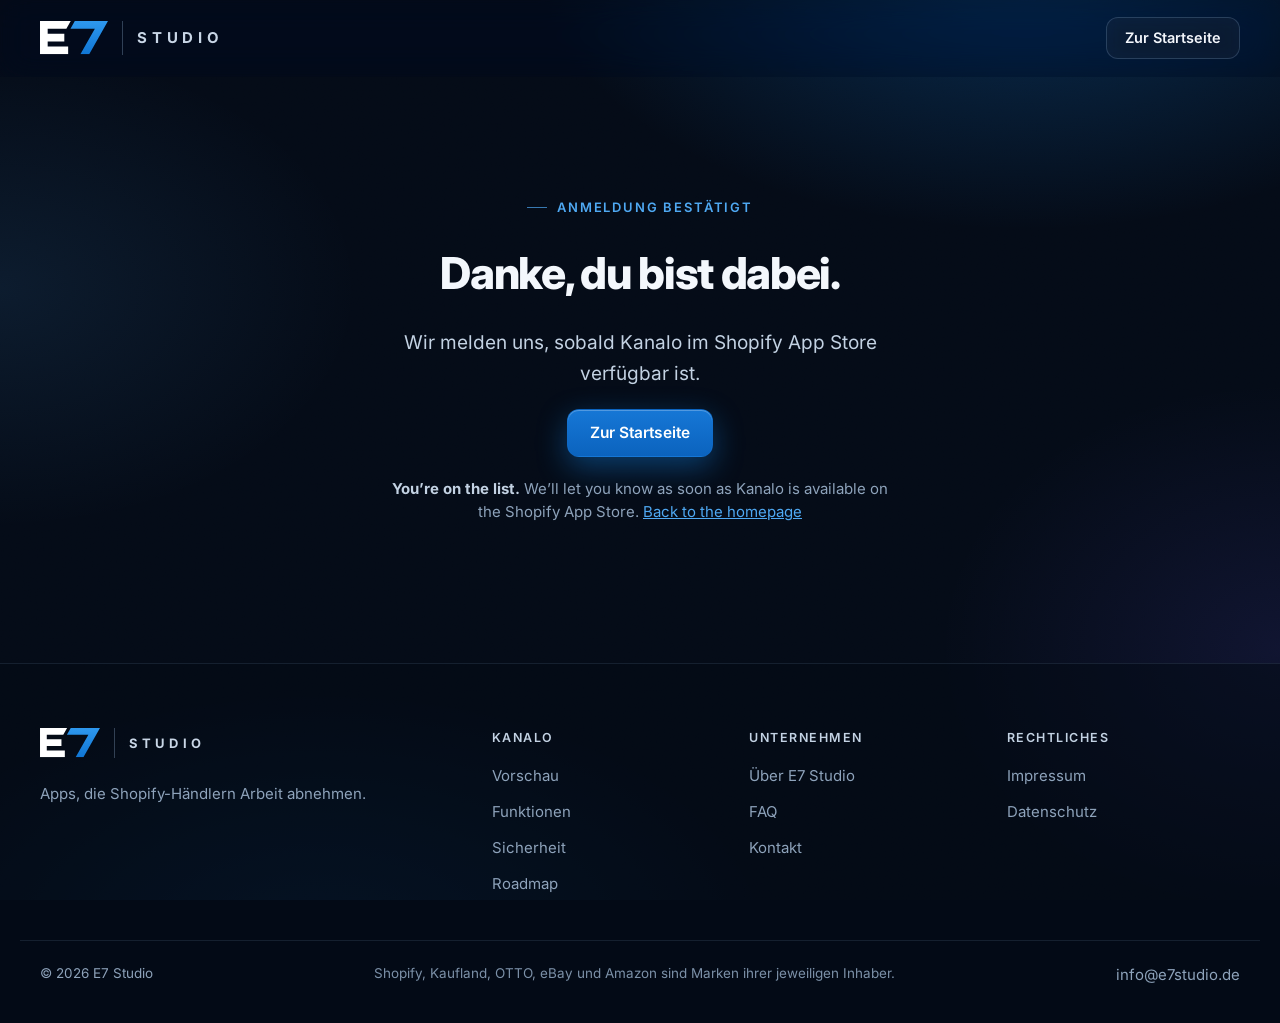
<file: bestaetigt.html>
<!doctype html>
<html lang="de">
<head>
<meta charset="utf-8">
<meta name="viewport" content="width=device-width, initial-scale=1, viewport-fit=cover">
<title>Anmeldung bestätigt · E7 Studio</title>
<meta name="robots" content="noindex">
<meta name="theme-color" content="#040B17">
<link rel="icon" href="/favicon.ico" sizes="48x48">
<link rel="icon" href="/assets/favicon-96.png" sizes="96x96" type="image/png">
<link rel="icon" href="/assets/favicon.svg" type="image/svg+xml">
<link rel="apple-touch-icon" href="/assets/apple-touch-icon.png">
<link rel="stylesheet" href="/assets/style.css">
</head>
<body>
<div class="ambient" aria-hidden="true"></div>

<svg width="0" height="0" style="position:absolute" aria-hidden="true" focusable="false">
  <defs>
    <linearGradient id="e7Seven" gradientUnits="userSpaceOnUse" x1="0" y1="70" x2="0" y2="330"><stop offset="0" stop-color="#2E98EE"/><stop offset="1" stop-color="#1076D4"/></linearGradient>
    <symbol id="e7Light" viewBox="60 70 531.4 260"><path d="M60 70 H300 L266.1 130 H120 V170 H250 V230 H120 V270 H280 V330 H60 Z" fill="#FFFFFF"/><path d="M332 70 H591.4 L444.5 330 H375.5 L488.6 130 H298.1 Z" fill="url(#e7Seven)"/></symbol>
  </defs>
</svg>

<a class="skip" href="#main">Zum Inhalt springen</a>

<header class="site-header">
  <div class="wrap">
    <nav class="nav" aria-label="Hauptnavigation">
      <a class="logo" href="/" aria-label="E7 Studio, Startseite">
        <svg viewBox="0 0 531.4 260" aria-hidden="true"><use href="#e7Light"/></svg>
        <span>Studio</span>
      </a>
      <div class="nav__links"><a class="btn btn--ghost btn--sm" href="/">Zur Startseite</a></div>
    </nav>
  </div>
</header>

<main id="main">
  <div class="wrap notfound">
    <span class="eyebrow">Anmeldung bestätigt</span>
    <h1>Danke, du bist dabei.</h1>
    <p>Wir melden uns, sobald Kanalo im Shopify App Store verfügbar ist.</p>
    <a class="btn btn--primary" href="/">Zur Startseite</a>
    <div class="notfound__en" lang="en"><strong>You’re on the list.</strong> We’ll let you know as soon as Kanalo is available on the Shopify App Store. <a href="/en/" hreflang="en">Back to the homepage</a></div>
  </div>
</main>

<footer class="footer">
  <div class="wrap footer__top">
    <div class="footer__brand">
      <a class="logo" href="/" aria-label="E7 Studio, Startseite">
        <svg viewBox="0 0 531.4 260" aria-hidden="true"><use href="#e7Light"/></svg>
        <span>Studio</span>
      </a>
      <p>Apps, die Shopify-Händlern Arbeit abnehmen.</p>
    </div>
    <nav class="footer__cols" aria-label="Fußzeile">
      <div><h4>Kanalo</h4><a href="/#vorschau">Vorschau</a><a href="/#funktionen">Funktionen</a><a href="/#sicherheit">Sicherheit</a><a href="/#roadmap">Roadmap</a></div>
      <div><h4>Unternehmen</h4><a href="/#studio">Über E7 Studio</a><a href="/#faq">FAQ</a><a href="/#kontakt">Kontakt</a></div>
      <div><h4>Rechtliches</h4><a href="/impressum.html">Impressum</a><a href="/datenschutz.html">Datenschutz</a></div>
    </nav>
  </div>
  <div class="wrap footer__bottom">
    <span>© 2026 E7 Studio</span>
    <p>Shopify, Kaufland, OTTO, eBay und Amazon sind Marken ihrer jeweiligen Inhaber.</p>
    <a href="mailto:info@e7studio.de">info@e7studio.de</a>
  </div>
</footer>

<script>
(function () {
  var h = document.querySelector('.site-header');
  function f() { if (h) h.classList.toggle('is-scrolled', window.scrollY > 8); }
  f(); window.addEventListener('scroll', f, { passive: true });
})();
</script>
</body>
</html>
</file>
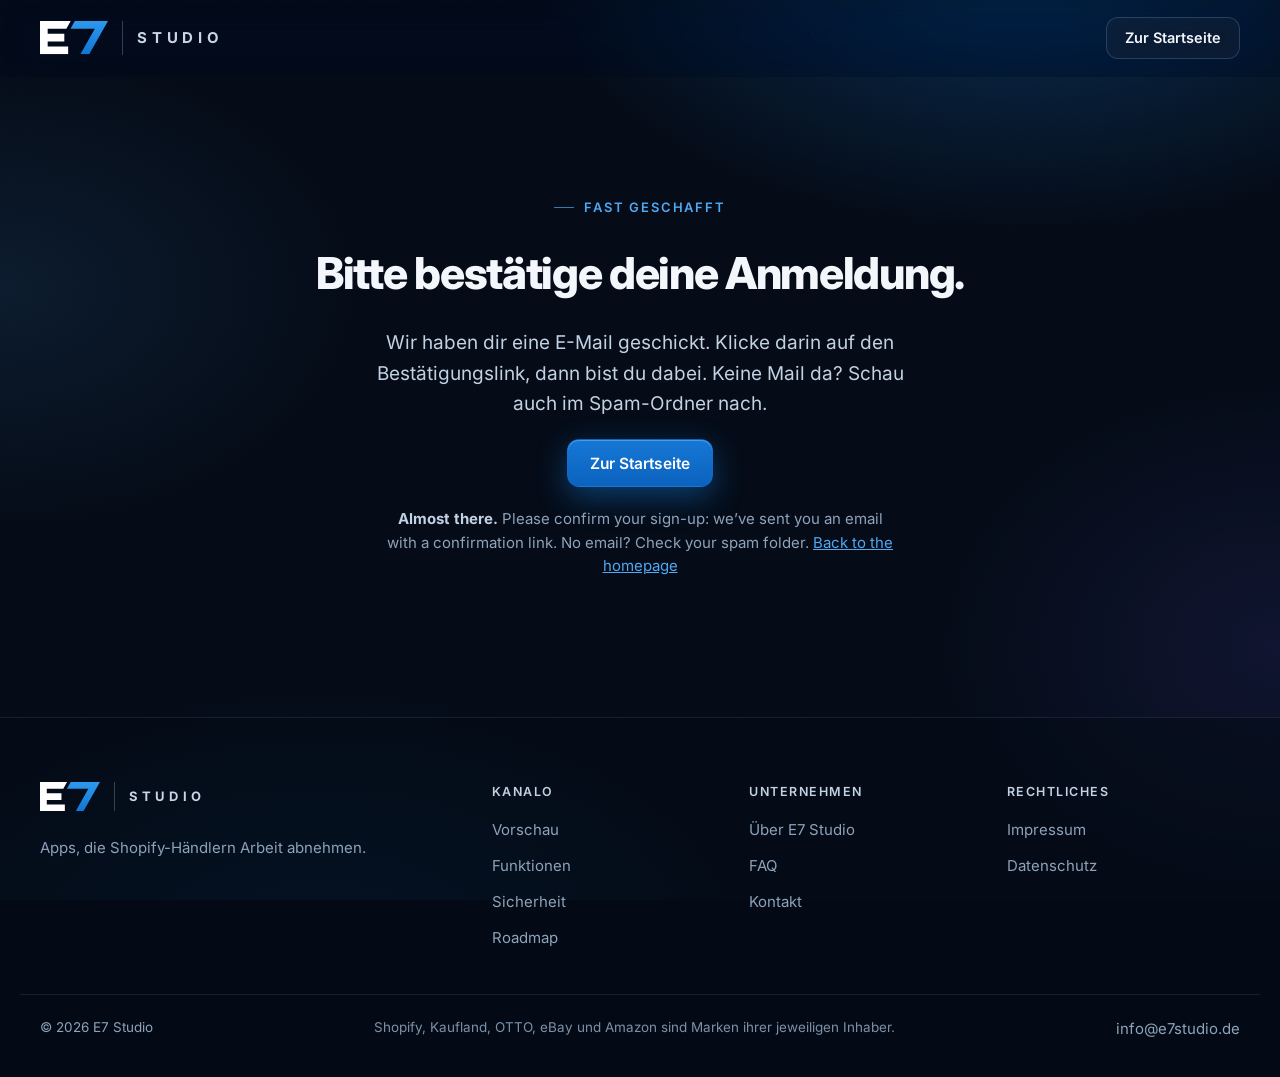
<file: danke.html>
<!doctype html>
<html lang="de">
<head>
<meta charset="utf-8">
<meta name="viewport" content="width=device-width, initial-scale=1, viewport-fit=cover">
<title>Fast geschafft · E7 Studio</title>
<meta name="robots" content="noindex">
<meta name="theme-color" content="#040B17">
<link rel="icon" href="/favicon.ico" sizes="48x48">
<link rel="icon" href="/assets/favicon-96.png" sizes="96x96" type="image/png">
<link rel="icon" href="/assets/favicon.svg" type="image/svg+xml">
<link rel="apple-touch-icon" href="/assets/apple-touch-icon.png">
<link rel="stylesheet" href="/assets/style.css">
</head>
<body>
<div class="ambient" aria-hidden="true"></div>

<svg width="0" height="0" style="position:absolute" aria-hidden="true" focusable="false">
  <defs>
    <linearGradient id="e7Seven" gradientUnits="userSpaceOnUse" x1="0" y1="70" x2="0" y2="330"><stop offset="0" stop-color="#2E98EE"/><stop offset="1" stop-color="#1076D4"/></linearGradient>
    <symbol id="e7Light" viewBox="60 70 531.4 260"><path d="M60 70 H300 L266.1 130 H120 V170 H250 V230 H120 V270 H280 V330 H60 Z" fill="#FFFFFF"/><path d="M332 70 H591.4 L444.5 330 H375.5 L488.6 130 H298.1 Z" fill="url(#e7Seven)"/></symbol>
  </defs>
</svg>

<a class="skip" href="#main">Zum Inhalt springen</a>

<header class="site-header">
  <div class="wrap">
    <nav class="nav" aria-label="Hauptnavigation">
      <a class="logo" href="/" aria-label="E7 Studio, Startseite">
        <svg viewBox="0 0 531.4 260" aria-hidden="true"><use href="#e7Light"/></svg>
        <span>Studio</span>
      </a>
      <div class="nav__links"><a class="btn btn--ghost btn--sm" href="/">Zur Startseite</a></div>
    </nav>
  </div>
</header>

<main id="main">
  <div class="wrap notfound">
    <span class="eyebrow">Fast geschafft</span>
    <h1>Bitte bestätige deine Anmeldung.</h1>
    <p>Wir haben dir eine E-Mail geschickt. Klicke darin auf den Bestätigungslink, dann bist du dabei. Keine Mail da? Schau auch im Spam-Ordner nach.</p>
    <a class="btn btn--primary" href="/">Zur Startseite</a>
    <div class="notfound__en" lang="en"><strong>Almost there.</strong> Please confirm your sign-up: we’ve sent you an email with a confirmation link. No email? Check your spam folder. <a href="/en/" hreflang="en">Back to the homepage</a></div>
  </div>
</main>

<footer class="footer">
  <div class="wrap footer__top">
    <div class="footer__brand">
      <a class="logo" href="/" aria-label="E7 Studio, Startseite">
        <svg viewBox="0 0 531.4 260" aria-hidden="true"><use href="#e7Light"/></svg>
        <span>Studio</span>
      </a>
      <p>Apps, die Shopify-Händlern Arbeit abnehmen.</p>
    </div>
    <nav class="footer__cols" aria-label="Fußzeile">
      <div><h4>Kanalo</h4><a href="/#vorschau">Vorschau</a><a href="/#funktionen">Funktionen</a><a href="/#sicherheit">Sicherheit</a><a href="/#roadmap">Roadmap</a></div>
      <div><h4>Unternehmen</h4><a href="/#studio">Über E7 Studio</a><a href="/#faq">FAQ</a><a href="/#kontakt">Kontakt</a></div>
      <div><h4>Rechtliches</h4><a href="/impressum.html">Impressum</a><a href="/datenschutz.html">Datenschutz</a></div>
    </nav>
  </div>
  <div class="wrap footer__bottom">
    <span>© 2026 E7 Studio</span>
    <p>Shopify, Kaufland, OTTO, eBay und Amazon sind Marken ihrer jeweiligen Inhaber.</p>
    <a href="mailto:info@e7studio.de">info@e7studio.de</a>
  </div>
</footer>

<script>
(function () {
  var h = document.querySelector('.site-header');
  function f() { if (h) h.classList.toggle('is-scrolled', window.scrollY > 8); }
  f(); window.addEventListener('scroll', f, { passive: true });
})();
</script>
</body>
</html>
</file>
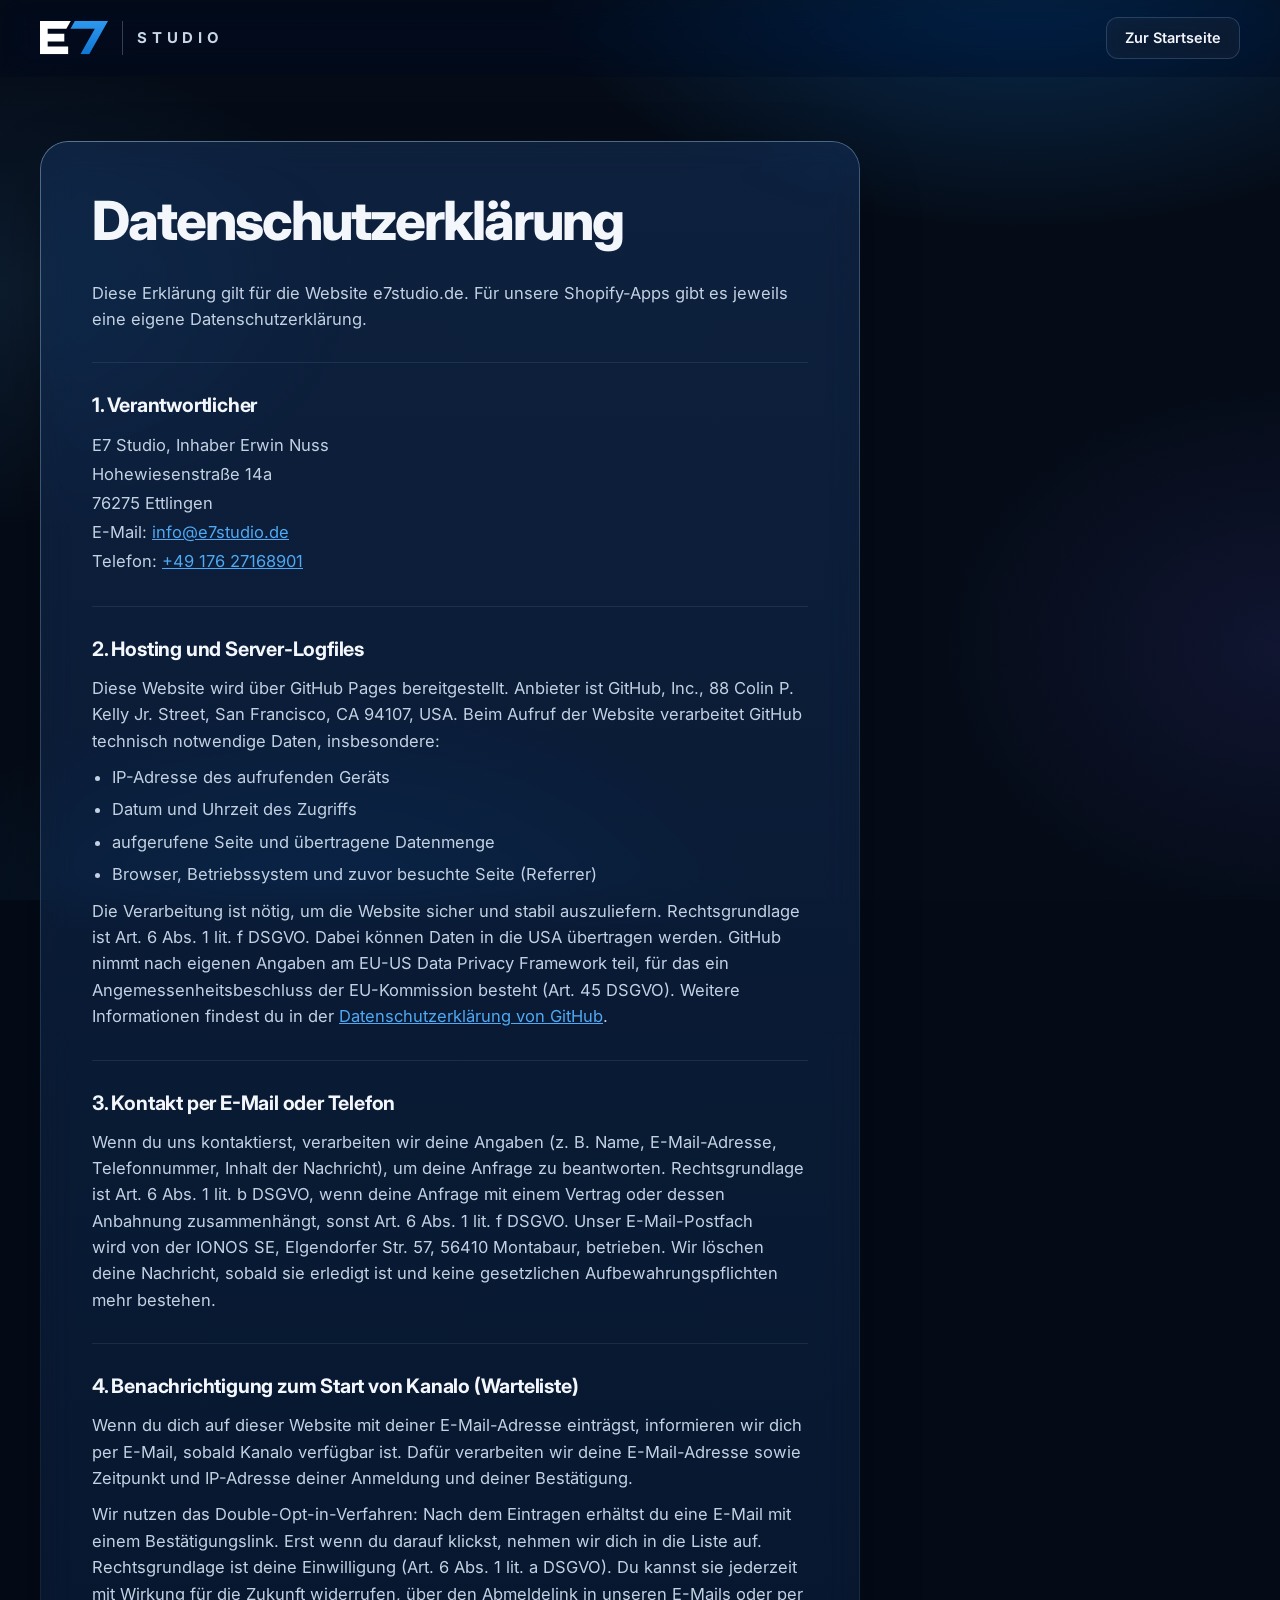
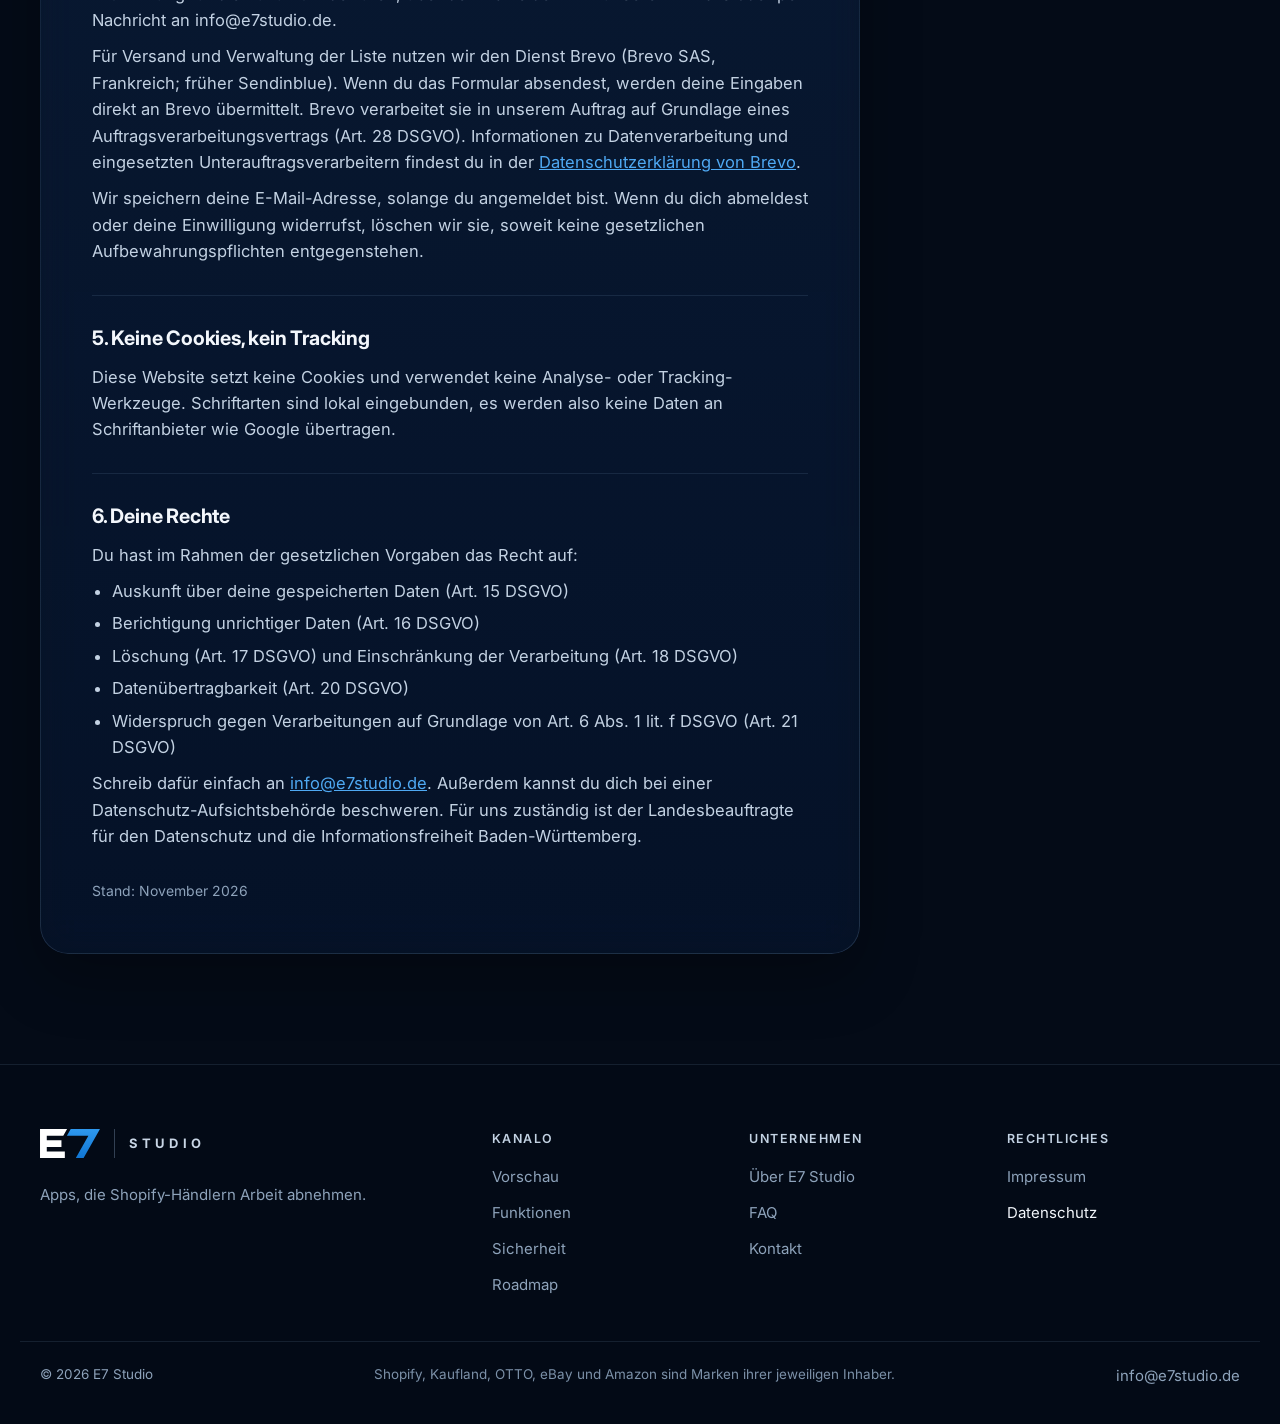
<file: datenschutz.html>
<!doctype html>
<html lang="de">
<head>
<meta charset="utf-8">
<meta name="viewport" content="width=device-width, initial-scale=1, viewport-fit=cover">
<title>Datenschutz · E7 Studio</title>
<meta name="robots" content="noindex">
<meta name="theme-color" content="#040B17">
<link rel="icon" href="/favicon.ico" sizes="48x48">
<link rel="icon" href="/assets/favicon-96.png" sizes="96x96" type="image/png">
<link rel="icon" href="/assets/favicon.svg" type="image/svg+xml">
<link rel="apple-touch-icon" href="/assets/apple-touch-icon.png">
<link rel="stylesheet" href="/assets/style.css">
</head>
<body>
<div class="ambient" aria-hidden="true"></div>

<svg width="0" height="0" style="position:absolute" aria-hidden="true" focusable="false">
  <defs>
    <linearGradient id="e7Seven" gradientUnits="userSpaceOnUse" x1="0" y1="70" x2="0" y2="330"><stop offset="0" stop-color="#2E98EE"/><stop offset="1" stop-color="#1076D4"/></linearGradient>
    <symbol id="e7Light" viewBox="60 70 531.4 260"><path d="M60 70 H300 L266.1 130 H120 V170 H250 V230 H120 V270 H280 V330 H60 Z" fill="#FFFFFF"/><path d="M332 70 H591.4 L444.5 330 H375.5 L488.6 130 H298.1 Z" fill="url(#e7Seven)"/></symbol>
  </defs>
</svg>

<a class="skip" href="#main">Zum Inhalt springen</a>

<header class="site-header">
  <div class="wrap">
    <nav class="nav" aria-label="Hauptnavigation">
      <a class="logo" href="/" aria-label="E7 Studio, Startseite">
        <svg viewBox="0 0 531.4 260" aria-hidden="true"><use href="#e7Light"/></svg>
        <span>Studio</span>
      </a>
      <div class="nav__links"><a class="btn btn--ghost btn--sm" href="/">Zur Startseite</a></div>
    </nav>
  </div>
</header>

<main class="legal" id="main">
  <div class="wrap">
    <article class="glass ring">
      <h1>Datenschutz&shy;erklärung</h1>
      <p>Diese Erklärung gilt für die Website e7studio.de. Für unsere Shopify-Apps gibt es jeweils eine eigene Datenschutzerklärung.</p>

      <section>
        <h2>1. Verantwortlicher</h2>
        <address>
          E7 Studio, Inhaber Erwin Nuss<br>
          Hohewiesenstraße 14a<br>
          76275 Ettlingen<br>
          E-Mail: <a href="mailto:info@e7studio.de">info@e7studio.de</a><br>
          Telefon: <a href="tel:+4917627168901">+49 176 27168901</a>
        </address>
      </section>

      <section>
        <h2>2. Hosting und Server-Logfiles</h2>
        <p>Diese Website wird über GitHub Pages bereitgestellt. Anbieter ist GitHub, Inc., 88 Colin P. Kelly Jr. Street, San Francisco, CA 94107, USA. Beim Aufruf der Website verarbeitet GitHub technisch notwendige Daten, insbesondere:</p>
        <ul>
          <li>IP-Adresse des aufrufenden Geräts</li>
          <li>Datum und Uhrzeit des Zugriffs</li>
          <li>aufgerufene Seite und übertragene Datenmenge</li>
          <li>Browser, Betriebssystem und zuvor besuchte Seite (Referrer)</li>
        </ul>
        <p>Die Verarbeitung ist nötig, um die Website sicher und stabil auszuliefern. Rechtsgrundlage ist Art. 6 Abs. 1 lit. f DSGVO. Dabei können Daten in die USA übertragen werden. GitHub nimmt nach eigenen Angaben am EU-US Data Privacy Framework teil, für das ein Angemessenheitsbeschluss der EU-Kommission besteht (Art. 45 DSGVO). Weitere Informationen findest du in der <a href="https://docs.github.com/de/site-policy/privacy-policies/github-general-privacy-statement" rel="noopener">Datenschutzerklärung von GitHub</a>.</p>
      </section>

      <section>
        <h2>3. Kontakt per E-Mail oder Telefon</h2>
        <p>Wenn du uns kontaktierst, verarbeiten wir deine Angaben (z. B. Name, E-Mail-Adresse, Telefonnummer, Inhalt der Nachricht), um deine Anfrage zu beantworten. Rechtsgrundlage ist Art. 6 Abs. 1 lit. b DSGVO, wenn deine Anfrage mit einem Vertrag oder dessen Anbahnung zusammenhängt, sonst Art. 6 Abs. 1 lit. f DSGVO. Unser E-Mail-Postfach wird von der IONOS SE, Elgendorfer Str. 57, 56410 Montabaur, betrieben. Wir löschen deine Nachricht, sobald sie erledigt ist und keine gesetzlichen Aufbewahrungspflichten mehr bestehen.</p>
      </section>

      <section id="warteliste">
        <h2>4. Benachrichtigung zum Start von Kanalo (Warteliste)</h2>
        <p>Wenn du dich auf dieser Website mit deiner E-Mail-Adresse einträgst, informieren wir dich per E-Mail, sobald Kanalo verfügbar ist. Dafür verarbeiten wir deine E-Mail-Adresse sowie Zeitpunkt und IP-Adresse deiner Anmeldung und deiner Bestätigung.</p>
        <p>Wir nutzen das Double-Opt-in-Verfahren: Nach dem Eintragen erhältst du eine E-Mail mit einem Bestätigungslink. Erst wenn du darauf klickst, nehmen wir dich in die Liste auf. Rechtsgrundlage ist deine Einwilligung (Art. 6 Abs. 1 lit. a DSGVO). Du kannst sie jederzeit mit Wirkung für die Zukunft widerrufen, über den Abmeldelink in unseren E-Mails oder per Nachricht an info@e7studio.de.</p>
        <p>Für Versand und Verwaltung der Liste nutzen wir den Dienst Brevo (Brevo SAS, Frankreich; früher Sendinblue). Wenn du das Formular absendest, werden deine Eingaben direkt an Brevo übermittelt. Brevo verarbeitet sie in unserem Auftrag auf Grundlage eines Auftragsverarbeitungsvertrags (Art. 28 DSGVO). Informationen zu Datenverarbeitung und eingesetzten Unterauftragsverarbeitern findest du in der <a href="https://www.brevo.com/legal/privacypolicy/" rel="noopener">Datenschutzerklärung von Brevo</a>.</p>
        <p>Wir speichern deine E-Mail-Adresse, solange du angemeldet bist. Wenn du dich abmeldest oder deine Einwilligung widerrufst, löschen wir sie, soweit keine gesetzlichen Aufbewahrungspflichten entgegenstehen.</p>
      </section>

      <section>
        <h2>5. Keine Cookies, kein Tracking</h2>
        <p>Diese Website setzt keine Cookies und verwendet keine Analyse- oder Tracking-Werkzeuge. Schriftarten sind lokal eingebunden, es werden also keine Daten an Schriftanbieter wie Google übertragen.</p>
      </section>

      <section>
        <h2>6. Deine Rechte</h2>
        <p>Du hast im Rahmen der gesetzlichen Vorgaben das Recht auf:</p>
        <ul>
          <li>Auskunft über deine gespeicherten Daten (Art. 15 DSGVO)</li>
          <li>Berichtigung unrichtiger Daten (Art. 16 DSGVO)</li>
          <li>Löschung (Art. 17 DSGVO) und Einschränkung der Verarbeitung (Art. 18 DSGVO)</li>
          <li>Datenübertragbarkeit (Art. 20 DSGVO)</li>
          <li>Widerspruch gegen Verarbeitungen auf Grundlage von Art. 6 Abs. 1 lit. f DSGVO (Art. 21 DSGVO)</li>
        </ul>
        <p>Schreib dafür einfach an <a href="mailto:info@e7studio.de">info@e7studio.de</a>. Außerdem kannst du dich bei einer Datenschutz-Aufsichtsbehörde beschweren. Für uns zuständig ist der Landesbeauftragte für den Datenschutz und die Informationsfreiheit Baden-Württemberg.</p>
      </section>

      <p class="stand">Stand: November 2026</p>
    </article>
  </div>
</main>

<footer class="footer">
  <div class="wrap footer__top">
    <div class="footer__brand">
      <a class="logo" href="/" aria-label="E7 Studio, Startseite">
        <svg viewBox="0 0 531.4 260" aria-hidden="true"><use href="#e7Light"/></svg>
        <span>Studio</span>
      </a>
      <p>Apps, die Shopify-Händlern Arbeit abnehmen.</p>
    </div>
    <nav class="footer__cols" aria-label="Fußzeile">
      <div><h4>Kanalo</h4><a href="/#vorschau">Vorschau</a><a href="/#funktionen">Funktionen</a><a href="/#sicherheit">Sicherheit</a><a href="/#roadmap">Roadmap</a></div>
      <div><h4>Unternehmen</h4><a href="/#studio">Über E7 Studio</a><a href="/#faq">FAQ</a><a href="/#kontakt">Kontakt</a></div>
      <div><h4>Rechtliches</h4><a href="/impressum.html">Impressum</a><a href="/datenschutz.html" aria-current="page">Datenschutz</a></div>
    </nav>
  </div>
  <div class="wrap footer__bottom">
    <span>© 2026 E7 Studio</span>
    <p>Shopify, Kaufland, OTTO, eBay und Amazon sind Marken ihrer jeweiligen Inhaber.</p>
    <a href="mailto:info@e7studio.de">info@e7studio.de</a>
  </div>
</footer>

<script>
(function () {
  var h = document.querySelector('.site-header');
  function f() { if (h) h.classList.toggle('is-scrolled', window.scrollY > 8); }
  f(); window.addEventListener('scroll', f, { passive: true });
})();
</script>
</body>
</html>
</file>
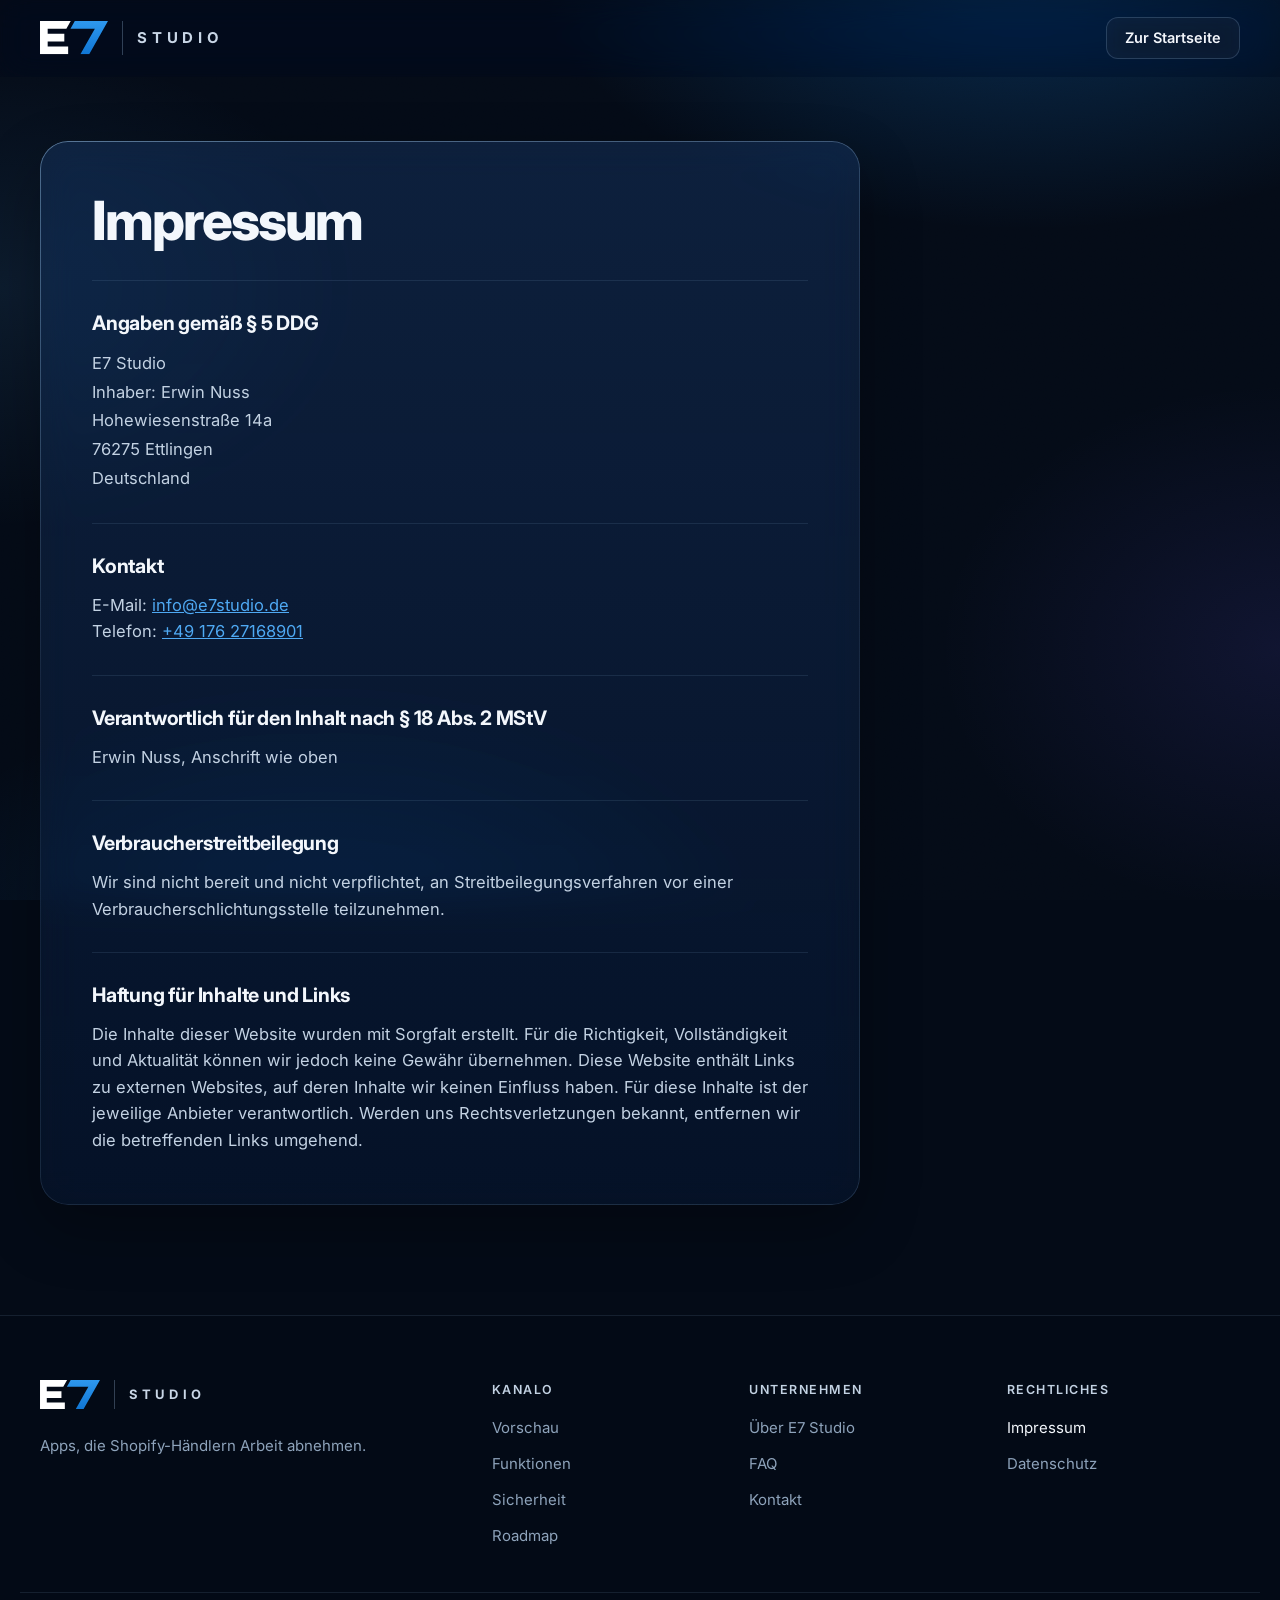
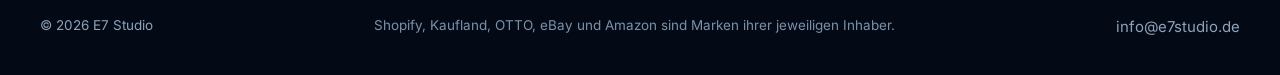
<file: impressum.html>
<!doctype html>
<html lang="de">
<head>
<meta charset="utf-8">
<meta name="viewport" content="width=device-width, initial-scale=1, viewport-fit=cover">
<title>Impressum · E7 Studio</title>
<meta name="robots" content="noindex">
<meta name="theme-color" content="#040B17">
<link rel="icon" href="/favicon.ico" sizes="48x48">
<link rel="icon" href="/assets/favicon-96.png" sizes="96x96" type="image/png">
<link rel="icon" href="/assets/favicon.svg" type="image/svg+xml">
<link rel="apple-touch-icon" href="/assets/apple-touch-icon.png">
<link rel="stylesheet" href="/assets/style.css">
</head>
<body>
<div class="ambient" aria-hidden="true"></div>

<svg width="0" height="0" style="position:absolute" aria-hidden="true" focusable="false">
  <defs>
    <linearGradient id="e7Seven" gradientUnits="userSpaceOnUse" x1="0" y1="70" x2="0" y2="330"><stop offset="0" stop-color="#2E98EE"/><stop offset="1" stop-color="#1076D4"/></linearGradient>
    <symbol id="e7Light" viewBox="60 70 531.4 260"><path d="M60 70 H300 L266.1 130 H120 V170 H250 V230 H120 V270 H280 V330 H60 Z" fill="#FFFFFF"/><path d="M332 70 H591.4 L444.5 330 H375.5 L488.6 130 H298.1 Z" fill="url(#e7Seven)"/></symbol>
  </defs>
</svg>

<a class="skip" href="#main">Zum Inhalt springen</a>

<header class="site-header">
  <div class="wrap">
    <nav class="nav" aria-label="Hauptnavigation">
      <a class="logo" href="/" aria-label="E7 Studio, Startseite">
        <svg viewBox="0 0 531.4 260" aria-hidden="true"><use href="#e7Light"/></svg>
        <span>Studio</span>
      </a>
      <div class="nav__links"><a class="btn btn--ghost btn--sm" href="/">Zur Startseite</a></div>
    </nav>
  </div>
</header>

<main class="legal" id="main">
  <div class="wrap">
    <article class="glass ring">
      <h1>Impressum</h1>

      <section>
        <h2>Angaben gemäß § 5 DDG</h2>
        <address>
          E7 Studio<br>
          Inhaber: Erwin Nuss<br>
          Hohewiesenstraße 14a<br>
          76275 Ettlingen<br>
          Deutschland
        </address>
      </section>

      <section>
        <h2>Kontakt</h2>
        <p>E-Mail: <a href="mailto:info@e7studio.de">info@e7studio.de</a><br>
        Telefon: <a href="tel:+4917627168901">+49 176 27168901</a></p>
      </section>

      <section>
        <h2>Verantwortlich für den Inhalt nach § 18 Abs. 2 MStV</h2>
        <p>Erwin Nuss, Anschrift wie oben</p>
      </section>

      <section>
        <h2>Verbraucherstreitbeilegung</h2>
        <p>Wir sind nicht bereit und nicht verpflichtet, an Streitbeilegungsverfahren vor einer Verbraucherschlichtungsstelle teilzunehmen.</p>
      </section>

      <section>
        <h2>Haftung für Inhalte und Links</h2>
        <p>Die Inhalte dieser Website wurden mit Sorgfalt erstellt. Für die Richtigkeit, Vollständigkeit und Aktualität können wir jedoch keine Gewähr übernehmen. Diese Website enthält Links zu externen Websites, auf deren Inhalte wir keinen Einfluss haben. Für diese Inhalte ist der jeweilige Anbieter verantwortlich. Werden uns Rechtsverletzungen bekannt, entfernen wir die betreffenden Links umgehend.</p>
      </section>
    </article>
  </div>
</main>

<footer class="footer">
  <div class="wrap footer__top">
    <div class="footer__brand">
      <a class="logo" href="/" aria-label="E7 Studio, Startseite">
        <svg viewBox="0 0 531.4 260" aria-hidden="true"><use href="#e7Light"/></svg>
        <span>Studio</span>
      </a>
      <p>Apps, die Shopify-Händlern Arbeit abnehmen.</p>
    </div>
    <nav class="footer__cols" aria-label="Fußzeile">
      <div><h4>Kanalo</h4><a href="/#vorschau">Vorschau</a><a href="/#funktionen">Funktionen</a><a href="/#sicherheit">Sicherheit</a><a href="/#roadmap">Roadmap</a></div>
      <div><h4>Unternehmen</h4><a href="/#studio">Über E7 Studio</a><a href="/#faq">FAQ</a><a href="/#kontakt">Kontakt</a></div>
      <div><h4>Rechtliches</h4><a href="/impressum.html" aria-current="page">Impressum</a><a href="/datenschutz.html">Datenschutz</a></div>
    </nav>
  </div>
  <div class="wrap footer__bottom">
    <span>© 2026 E7 Studio</span>
    <p>Shopify, Kaufland, OTTO, eBay und Amazon sind Marken ihrer jeweiligen Inhaber.</p>
    <a href="mailto:info@e7studio.de">info@e7studio.de</a>
  </div>
</footer>

<script>
(function () {
  var h = document.querySelector('.site-header');
  function f() { if (h) h.classList.toggle('is-scrolled', window.scrollY > 8); }
  f(); window.addEventListener('scroll', f, { passive: true });
})();
</script>
</body>
</html>
</file>
<file: assets/style.css>
/* E7 Studio · Website v3 („Glas“)
   Layout: nachtblauer Grund mit festem Lichthintergrund, darüber Glasflächen; eine Spalte bis 1200 px.
   Abfolge: Hero → Integrationen → Vorschau → Funktionen → Ablauf → Sicherheit → Roadmap → Studio → FAQ → Kontakt. */

/* ---------- Schrift (lokal, keine Verbindung zu Google) ---------- */
@font-face { font-family: "Inter"; src: url("inter-400.woff") format("woff"); font-weight: 400; font-style: normal; font-display: swap; }
@font-face { font-family: "Inter"; src: url("inter-600.woff") format("woff"); font-weight: 500 600; font-style: normal; font-display: swap; }
@font-face { font-family: "Inter"; src: url("inter-700.woff") format("woff"); font-weight: 700; font-style: normal; font-display: swap; }
@font-face { font-family: "Inter Display"; src: url("inter-display-700.woff") format("woff"); font-weight: 600 700; font-style: normal; font-display: swap; }
@font-face { font-family: "Inter Display"; src: url("inter-display-800.woff") format("woff"); font-weight: 800 900; font-style: normal; font-display: swap; }

:root {
  /* Farbe */
  --bg: #040B17;
  --bg-2: #071426;
  --ink-1: #F3F7FC;
  --ink-2: #C3D2E3;
  --ink-3: #8EA3BB;
  --ink-4: #7C91A9;
  --sky: #1483E3;
  --sky-2: #4FA9F3;
  --sky-3: #A6D5FB;
  --fill-1: #1677D6; /* Blau hinter weisser Schrift, oben (Kontrast >= 4,5:1) */
  --fill-2: #0B63BE; /* Blau hinter weisser Schrift, unten */
  --ok: #34D399;
  --line: rgba(148, 184, 222, 0.12);
  --line-2: rgba(148, 184, 222, 0.22);

  /* Glas */
  --glass: linear-gradient(180deg, rgba(24, 52, 92, 0.50), rgba(12, 30, 58, 0.38));
  --glass-solid: rgba(12, 30, 58, 0.72);
  --glass-hi: inset 0 1px 0 rgba(255, 255, 255, 0.07);
  --glass-blur: blur(18px) saturate(150%);
  --ring: linear-gradient(160deg, rgba(166, 213, 251, 0.42), rgba(166, 213, 251, 0.06) 42%, rgba(166, 213, 251, 0.16));

  /* Schrift */
  --font-display: "Inter Display", "Inter", "Segoe UI", system-ui, -apple-system, sans-serif;
  --font-body: "Inter", "Segoe UI", system-ui, -apple-system, sans-serif;

  /* Maße */
  --max: 1200px;
  --gutter-l: max(20px, env(safe-area-inset-left, 0px));
  --gutter-r: max(20px, env(safe-area-inset-right, 0px));
  --ease: cubic-bezier(.2, .7, .2, 1);

  color-scheme: dark;
  interpolate-size: allow-keywords;
}

@property --spot { syntax: "<number>"; inherits: false; initial-value: 0; }

*, *::before, *::after { box-sizing: border-box; }
html { -webkit-text-size-adjust: 100%; scroll-behavior: smooth; scroll-padding-top: 96px; }
body {
  margin: 0; background: var(--bg); color: var(--ink-1);
  font-family: var(--font-body); font-size: 17px; line-height: 1.6;
  font-feature-settings: "kern", "calt";
  -webkit-font-smoothing: antialiased; -moz-osx-font-smoothing: grayscale;
  overflow-x: hidden;
}
body::before {
  content: ""; position: fixed; inset: 0 0 auto; height: env(safe-area-inset-top, 0px);
  z-index: 60; background: var(--bg);
}
img, svg { max-width: 100%; }
a { color: var(--sky-2); }
a:hover { color: var(--sky-3); }
:focus-visible { outline: 2px solid var(--sky-2); outline-offset: 3px; border-radius: 8px; }
h1, h2, h3, h4 { font-family: var(--font-display); text-wrap: balance; margin: 0; }
p { margin: 0; text-wrap: pretty; }
ul, ol { margin: 0; padding: 0; list-style: none; }

/* Lichthintergrund hinter allem, damit das Glas etwas zum Brechen hat */
.ambient {
  position: fixed; inset: 0; z-index: -1; pointer-events: none; overflow: hidden;
  background:
    radial-gradient(55% 45% at 80% -6%, rgba(20, 131, 227, 0.30), transparent 70%),
    radial-gradient(40% 38% at 0% 32%, rgba(79, 169, 243, 0.10), transparent 70%),
    radial-gradient(38% 42% at 100% 72%, rgba(109, 93, 252, 0.11), transparent 70%),
    radial-gradient(50% 40% at 25% 105%, rgba(20, 131, 227, 0.14), transparent 70%),
    var(--bg);
}
.ambient::after {
  content: ""; position: absolute; inset: 0; opacity: 0.06; mix-blend-mode: overlay;
  background-image: url("data:image/svg+xml,%3Csvg xmlns='http://www.w3.org/2000/svg' width='180' height='180'%3E%3Cfilter id='n'%3E%3CfeTurbulence type='fractalNoise' baseFrequency='.85' numOctaves='2' stitchTiles='stitch'/%3E%3C/filter%3E%3Crect width='100%25' height='100%25' filter='url(%23n)'/%3E%3C/svg%3E");
}

.wrap {
  width: 100%; max-width: calc(var(--max) + 40px); margin: 0 auto;
  padding-left: var(--gutter-l); padding-right: var(--gutter-r);
}

/* Glasfläche und Verlaufsrand */
.glass {
  background: var(--glass);
  box-shadow: var(--glass-hi), 0 24px 60px rgba(0, 0, 0, 0.28);
  -webkit-backdrop-filter: var(--glass-blur); backdrop-filter: var(--glass-blur);
}
.ring { position: relative; }
.ring::after {
  content: ""; position: absolute; inset: 0; border-radius: inherit; padding: 1px; pointer-events: none;
  background: var(--ring);
  -webkit-mask: linear-gradient(#000 0 0) content-box, linear-gradient(#000 0 0);
  -webkit-mask-composite: xor; mask-composite: exclude;
}

.grad {
  background: linear-gradient(92deg, var(--sky-3) 0%, var(--sky-2) 52%, var(--sky) 100%);
  -webkit-background-clip: text; background-clip: text; -webkit-text-fill-color: transparent;
}
.eyebrow {
  display: inline-flex; align-items: center; gap: 10px;
  font-size: 13px; font-weight: 600; letter-spacing: .14em; text-transform: uppercase; color: var(--sky-2);
}
.eyebrow::before { content: ""; width: 20px; height: 1px; background: currentColor; opacity: .7; }

/* ---------- Kopfzeile ---------- */
.skip {
  position: absolute; left: 16px; top: -80px; z-index: 100;
  padding: 12px 18px; border-radius: 10px; font-weight: 600; text-decoration: none;
  background: var(--fill-2); color: #FFFFFF;
}
.skip:focus { top: calc(12px + env(safe-area-inset-top, 0px)); color: #FFFFFF; }

.site-header {
  position: sticky; top: env(safe-area-inset-top, 0px); z-index: 50;
  background: rgba(4, 11, 23, 0.35); border-bottom: 1px solid transparent;
  -webkit-backdrop-filter: blur(16px) saturate(150%); backdrop-filter: blur(16px) saturate(150%);
  transition: background-color .3s var(--ease), border-color .3s var(--ease);
  view-transition-name: site-header;
}
.site-header.is-scrolled { background: rgba(4, 11, 23, 0.74); border-bottom-color: var(--line); }
.nav { display: flex; align-items: center; justify-content: space-between; gap: 16px; min-height: 76px; }
.nav__links { display: flex; align-items: center; gap: 2px; }
.nav__links > a:not(.btn) { color: var(--ink-2); text-decoration: none; font-weight: 500; font-size: 15px; padding: 10px 14px; border-radius: 10px; transition: color .2s, background-color .2s; }
.nav__links > a:not(.btn):hover { color: var(--ink-1); background: rgba(255, 255, 255, 0.05); }
.nav__links > a[aria-current="true"] { color: var(--ink-1); background: rgba(79, 169, 243, 0.12); }
.nav__links .btn { margin-left: 12px; }
.nav__cta { position: relative; }
/* Sprachumschalter */
.lang { display: inline-flex; gap: 2px; margin-left: 10px; padding: 3px; border-radius: 11px; border: 1px solid var(--line-2); background: rgba(255, 255, 255, 0.04); }
.lang a { padding: 5px 9px; border-radius: 8px; font-size: 12.5px; font-weight: 700; letter-spacing: .06em; line-height: 1.2; color: var(--ink-3); text-decoration: none; transition: color .2s, background-color .2s; }
.lang a:hover { color: var(--ink-1); }
.lang a[aria-current="true"] { color: var(--ink-1); background: rgba(79, 169, 243, 0.2); }
.menu__panel .menu__lang { display: flex; align-items: center; gap: 10px; margin-top: 6px; padding-top: 15px; border-top: 1px solid var(--line); border-radius: 0 0 10px 10px; color: var(--sky-3); }
.menu__lang svg { width: 18px; height: 18px; }
.footer__lang { display: inline-flex; gap: 14px; }
.footer__lang a[aria-current="true"] { color: var(--ink-1); }
.langtip {
  position: fixed; z-index: 80; left: 50%; bottom: max(16px, env(safe-area-inset-bottom, 0px));
  transform: translateX(-50%); width: max-content; max-width: calc(100% - 32px);
  display: flex; align-items: center; gap: 12px; padding: 10px 10px 10px 16px; border-radius: 16px;
  font-size: 14.5px; color: var(--ink-1); background: rgba(11, 28, 52, 0.92); border: 1px solid var(--line-2);
  box-shadow: 0 20px 50px rgba(0, 0, 0, 0.5); -webkit-backdrop-filter: var(--glass-blur); backdrop-filter: var(--glass-blur);
  animation: tip-in .5s var(--ease) .8s both;
}
.langtip[hidden] { display: none; }
.langtip > svg { width: 20px; height: 20px; flex: none; color: var(--sky-2); }
.langtip__x { appearance: none; border: 0; margin: 0; padding: 0; background: none; cursor: pointer; display: grid; place-items: center; width: 36px; height: 36px; flex: none; border-radius: 10px; color: var(--ink-3); }
.langtip__x svg { width: 20px; height: 20px; transform: rotate(45deg); }
.langtip__x:hover { color: var(--ink-1); background: rgba(255, 255, 255, 0.06); }
@keyframes tip-in { from { opacity: 0; transform: translate(-50%, 16px); } }
.nav__cta svg { display: none; }

.logo { display: inline-flex; align-items: stretch; gap: 14px; text-decoration: none; }
.logo svg { display: block; flex-shrink: 0; width: 68px; height: auto; align-self: center; }
.logo span {
  display: flex; align-items: center; padding-left: 14px;
  border-left: 1.5px solid rgba(160, 190, 225, 0.30);
  font-family: var(--font-body); font-weight: 700; font-size: 15px; line-height: 1;
  letter-spacing: .32em; text-transform: uppercase; color: #C9D6E6;
}

/* Handy-Menü */
.menu { display: none; position: relative; }
.menu summary {
  list-style: none; cursor: pointer; display: grid; place-items: center;
  width: 44px; height: 44px; border-radius: 12px; color: var(--ink-1);
  background: rgba(255, 255, 255, 0.05); border: 1px solid var(--line-2);
}
.menu summary::-webkit-details-marker { display: none; }
.menu summary svg { width: 22px; height: 22px; }
.menu[open] summary { background: rgba(255, 255, 255, 0.1); }
.menu__panel {
  position: absolute; right: 0; top: 54px; min-width: 240px; z-index: 70;
  display: flex; flex-direction: column; padding: 8px; border-radius: 16px;
  background: #0B1C34; border: 1px solid var(--line-2); box-shadow: 0 24px 60px rgba(0, 0, 0, 0.55);
}
.menu__panel a { display: block; color: var(--ink-1); text-decoration: none; font-weight: 500; padding: 13px 14px; border-radius: 10px; }
.menu__panel a:hover { background: rgba(255, 255, 255, 0.06); color: var(--ink-1); }

/* ---------- Buttons ---------- */
.btn {
  display: inline-flex; align-items: center; justify-content: center; gap: 10px;
  min-height: 48px; padding: 0 22px; border-radius: 12px; border: 1px solid transparent;
  font-family: var(--font-body); font-size: 15.5px; font-weight: 600; line-height: 1;
  text-decoration: none; cursor: pointer; white-space: nowrap;
  transition: transform .25s var(--ease), background-color .25s var(--ease), border-color .25s var(--ease), box-shadow .25s var(--ease), color .25s var(--ease);
}
.btn svg { width: 18px; height: 18px; flex-shrink: 0; transition: transform .25s var(--ease); }
.btn:hover svg.mv { transform: translateX(3px); }
.btn--primary {
  color: #FFFFFF; background: linear-gradient(180deg, var(--fill-1) 0%, var(--fill-2) 100%);
  box-shadow: inset 0 1px 0 rgba(255, 255, 255, 0.25), 0 10px 30px rgba(20, 131, 227, 0.42);
}
.btn--primary:hover { color: #FFFFFF; transform: translateY(-1px); box-shadow: inset 0 1px 0 rgba(255, 255, 255, 0.25), 0 14px 38px rgba(20, 131, 227, 0.58); }
.btn--ghost {
  color: var(--ink-1); background: rgba(255, 255, 255, 0.04); border-color: var(--line-2);
  -webkit-backdrop-filter: blur(10px); backdrop-filter: blur(10px);
}
.btn--ghost:hover { color: var(--ink-1); background: rgba(255, 255, 255, 0.09); border-color: rgba(166, 213, 251, 0.45); }
.btn--white { color: #06213D; background: #FFFFFF; box-shadow: 0 12px 30px rgba(3, 12, 26, 0.35); }
.btn--white:hover { color: #06213D; transform: translateY(-1px); }
.btn--sm { min-height: 42px; padding: 0 18px; font-size: 14.5px; }

/* ---------- Hero ---------- */
.hero { position: relative; isolation: isolate; }
.hero::after {
  content: ""; position: absolute; inset: 0; z-index: -1; pointer-events: none;
  background-image:
    linear-gradient(rgba(148, 184, 222, 0.04) 1px, transparent 1px),
    linear-gradient(90deg, rgba(148, 184, 222, 0.04) 1px, transparent 1px);
  background-size: 64px 64px;
  -webkit-mask-image: radial-gradient(ellipse 70% 70% at 60% 30%, #000 15%, transparent 72%);
  mask-image: radial-gradient(ellipse 70% 70% at 60% 30%, #000 15%, transparent 72%);
}
.hero__grid {
  display: grid; grid-template-columns: minmax(0, 1fr) minmax(0, 1.05fr);
  gap: 56px; align-items: center; padding-block: 64px 40px;
}
.hero__copy { display: flex; flex-direction: column; gap: 26px; min-width: 0; }
.badge {
  align-self: flex-start; display: inline-flex; align-items: center; gap: 10px;
  padding: 6px 14px 6px 6px; border-radius: 999px; font-size: 14px; font-weight: 500; color: var(--ink-2);
  background: rgba(20, 131, 227, 0.10); border: 1px solid rgba(79, 169, 243, 0.28);
  -webkit-backdrop-filter: blur(10px); backdrop-filter: blur(10px);
}
.badge b {
  font-size: 12px; font-weight: 600; letter-spacing: .04em; color: #FFFFFF;
  background: linear-gradient(180deg, var(--fill-1), var(--fill-2)); padding: 5px 10px; border-radius: 999px;
}
.hero h1 { font-size: clamp(46px, 6.3vw, 84px); font-weight: 800; line-height: 1.0; letter-spacing: -0.042em; }
.hero h1 .line { display: block; } /* jeder Satz beginnt in einer neuen Zeile */
/* Englische Wörter sind länger: Überschrift etwas kleiner, damit sie in drei Zeilen passt */
:lang(en) .hero h1 { font-size: clamp(40px, 4.4vw, 64px); }
.hero__lead { font-size: 19.5px; color: var(--ink-2); max-width: 31em; line-height: 1.55; }
.hero__ctas { display: flex; gap: 12px; flex-wrap: wrap; }
.hero__trust { display: flex; flex-wrap: wrap; gap: 10px 24px; font-size: 14.5px; color: var(--ink-3); }
.hero__trust span { display: inline-flex; align-items: center; gap: 8px; }
.hero__trust svg { width: 17px; height: 17px; color: var(--ok); }

/* Verbindungsgrafik */
.hub { position: relative; min-width: 0; display: flex; flex-direction: column; gap: 14px; }
.hub__head { display: flex; flex-direction: column; gap: 3px; padding-left: 4px; }
.hub__head b { font-size: 12px; font-weight: 600; letter-spacing: .12em; text-transform: uppercase; color: var(--sky-2); }
.hub__head span { font-size: 14px; color: var(--ink-3); }
.hub__stage { position: relative; isolation: isolate; padding: 30px 0; }
.hub__plate { position: absolute; inset: 9% 0; border-radius: 30px; z-index: -1; }
.hub__svg { display: block; width: 100%; height: auto; }
.hub__svg text { font-family: var(--font-body); }
.hub__svg--v { display: none; }
.hub__group { font-size: 11px; font-weight: 600; letter-spacing: .14em; fill: var(--ink-4); }
.hub__rail { stroke: rgba(148, 184, 222, 0.16); stroke-width: 2; stroke-linecap: round; }
.hub__groupbox { fill: rgba(148, 184, 222, 0.03); stroke: rgba(148, 184, 222, 0.14); }
.hub__lines path { fill: none; stroke: rgba(148, 184, 222, 0.26); stroke-width: 2; }
.mk__dot { fill: #4FA9F3; }
.mk--k .mk__dot { fill: #34D399; }
.mk__box { fill: rgba(18, 44, 80, 0.72); stroke: rgba(166, 213, 251, 0.22); transition: stroke .5s ease, fill .5s ease; }
.mk__ic { fill: rgba(79, 169, 243, 0.14); }
.mk__svg { color: #4FA9F3; }
.mk__name { font-size: 15px; font-weight: 600; fill: #F3F7FC; }
.mk__stock { opacity: 0; transition: opacity .4s ease; }
.mk__stock rect { fill: rgba(79, 169, 243, 0.16); }
.mk__stock text { font-size: 12.5px; font-weight: 700; fill: #A6D5FB; text-anchor: middle; font-variant-numeric: tabular-nums; transition: opacity .4s ease; }
.mk__stock .v4 { opacity: 0; }
.hub__glow { opacity: .9; }
.hub__frame { fill: none; stroke: rgba(166, 213, 251, 0.45); stroke-width: 1.5; filter: drop-shadow(0 0 14px rgba(20, 131, 227, 0.55)); transition: stroke .5s ease; }
.hub__name { font-size: 15px; font-weight: 700; fill: #F3F7FC; }
.hub__sub { font-size: 12px; fill: #8EA3BB; }
.shop__box { fill: rgba(18, 44, 80, 0.8); stroke: rgba(52, 211, 153, 0.35); stroke-width: 1.2; transition: stroke .5s ease; }
.shop__ic { fill: rgba(52, 211, 153, 0.14); }
.shop__svg { color: #34D399; }
.shop__name { font-size: 14.5px; font-weight: 700; fill: #F3F7FC; }
.shop__sub { font-size: 12.5px; fill: #8EA3BB; }
.shop__pill { opacity: 0; transition: opacity .4s ease; }
.shop__pill rect { fill: rgba(18, 44, 80, 0.9); stroke: rgba(166, 213, 251, 0.24); }
.shop__pill text { font-size: 12px; font-weight: 600; opacity: 0; transition: opacity .4s ease; }
.shop__pill .t-order { fill: #34D399; }
.shop__pill .t-stock { fill: #A6D5FB; }
.pulse { fill: none; stroke: #FFFFFF; stroke-width: 3; stroke-linecap: round; stroke-dasharray: .16 2; stroke-dashoffset: .16; opacity: 0; filter: drop-shadow(0 0 5px rgba(79, 169, 243, 0.9)); }
@keyframes travel { 0% { stroke-dashoffset: .16; opacity: 0; } 12% { opacity: 1; } 88% { opacity: 1; } 100% { stroke-dashoffset: -1; opacity: 0; } }

.note {
  position: absolute; display: flex; align-items: center; gap: 12px;
  padding: 11px 16px 11px 11px; border-radius: 16px; min-width: 0;
  background: rgba(14, 34, 64, 0.82); border: 1px solid var(--line-2);
  -webkit-backdrop-filter: blur(14px) saturate(150%); backdrop-filter: blur(14px) saturate(150%);
  box-shadow: var(--glass-hi), 0 18px 44px rgba(0, 0, 0, 0.42);
  transition: opacity .5s ease, transform .5s var(--ease);
}
.note__icon { width: 36px; height: 36px; border-radius: 11px; display: grid; place-items: center; flex-shrink: 0; }
.note__icon svg { width: 19px; height: 19px; }
.note b { display: block; font-size: 14.5px; font-weight: 700; line-height: 1.3; }
.note small { display: block; font-size: 12px; color: var(--ink-3); line-height: 1.35; }
.note--order { top: 0; left: 30%; border-color: rgba(52, 211, 153, 0.35); }
.note--order .note__icon { background: rgba(52, 211, 153, 0.14); color: var(--ok); }
.note--stock { bottom: 0; left: 30%; background: rgba(12, 28, 52, 0.7); }
.note--stock b { font-weight: 600; color: var(--ink-2); }
.note--stock .note__icon { background: rgba(79, 169, 243, 0.14); color: var(--sky-2); }

/* Ablauf: 1. Bestellung (deutlich), 2. Bestand (ruhiger), 3. Pause */
.hub.is-live .note { opacity: 0; transform: translateY(6px); }
.hub.ph-order .note--order { opacity: 1; transform: none; transition-delay: .1s; }
.hub.ph-order .mk--k .mk__box { stroke: rgba(52, 211, 153, 0.75); fill: rgba(20, 60, 70, 0.75); }
.hub.ph-order .pulse--in { animation: travel 1s ease-in-out .5s both; }
.hub.ph-order .hub__frame { stroke: rgba(166, 213, 251, 0.9); transition-delay: 1.3s; }
.hub.ph-order .pulse--toshop { animation: travel .7s ease-in-out 1.45s both; }
.hub.ph-order .shop__box { stroke: rgba(52, 211, 153, 0.85); transition-delay: 2.05s; }
.hub.ph-order .shop__pill { opacity: 1; transition-delay: 2.1s; }
.hub.ph-order .shop__pill .t-order { opacity: 1; transition-delay: 2.1s; }
.hub.ph-stock .shop__pill, .hub.ph-stock .shop__pill .t-stock { opacity: 1; transition-delay: .2s; }
.hub.ph-stock .pulse--fromshop { animation: travel .7s ease-in-out .7s both; }
.hub.ph-stock .pulse--out { animation: travel 1s ease-in-out 1.3s both; opacity: .75; }
.hub.ph-stock .pulse { filter: drop-shadow(0 0 3px rgba(79, 169, 243, 0.6)); stroke: #A6D5FB; }
.hub.ph-stock .mk__stock { opacity: 1; transition-delay: .4s; }
.hub.ph-stock .mk__stock .v5 { opacity: 0; transition-delay: 2.2s; }
.hub.ph-stock .mk__stock .v4 { opacity: 1; transition-delay: 2.2s; }
.hub.ph-stock .note--stock { opacity: 1; transform: none; transition-delay: 2.3s; }

/* Integrationen */
.integrations { padding-block: 8px 24px; }
.integrations__bar {
  display: flex; align-items: center; justify-content: space-between; gap: 18px 32px; flex-wrap: wrap;
  padding: 18px 24px; border-radius: 22px;
}
.integrations__label { display: flex; flex-direction: column; gap: 2px; }
.integrations__label b { font-size: 15px; font-weight: 600; }
.integrations__label span { font-size: 13.5px; color: var(--ink-3); }
.chips { display: flex; flex-wrap: wrap; gap: 10px; }
.chip {
  display: inline-flex; align-items: center; gap: 9px; padding: 9px 14px; border-radius: 999px;
  font-size: 14.5px; font-weight: 600; color: var(--ink-1);
  background: rgba(255, 255, 255, 0.04); border: 1px solid var(--line-2);
}
.chip i { width: 7px; height: 7px; border-radius: 50%; background: var(--ink-4); }
.chip small { font-size: 12px; font-weight: 500; color: var(--ink-3); }
.chip--src i { background: var(--ok); }
.chip--first { border-color: rgba(79, 169, 243, 0.5); background: rgba(20, 131, 227, 0.12); }
.chip--first i { background: var(--sky-2); box-shadow: 0 0 0 4px rgba(79, 169, 243, 0.18); }
.chip--first small { color: var(--sky-3); }

/* ---------- Abschnitte ---------- */
.section { padding-block: 120px; position: relative; }
.section--tight { padding-top: 0; }
.section__head { display: flex; flex-direction: column; gap: 18px; max-width: 760px; margin-bottom: 56px; }
.section__head--center { margin-inline: auto; text-align: center; align-items: center; }
.section__head h2 { font-size: clamp(34px, 4.5vw, 56px); font-weight: 800; letter-spacing: -0.038em; line-height: 1.06; }
.section__head p { font-size: 19px; color: var(--ink-2); max-width: 36em; }

/* ---------- Vorschau-Fenster ---------- */
.window { border-radius: 24px; overflow: hidden; margin: 0; box-shadow: var(--glass-hi), 0 40px 120px rgba(0, 0, 0, 0.5), 0 0 0 1px rgba(0, 0, 0, 0.2); }
.window::before {
  content: ""; position: absolute; inset: -1px; z-index: -1; border-radius: inherit; pointer-events: none;
  box-shadow: 0 0 120px 10px rgba(20, 131, 227, 0.18);
}
.window__bar { display: flex; align-items: center; justify-content: space-between; gap: 12px; padding: 14px 18px; border-bottom: 1px solid var(--line); background: rgba(4, 11, 23, 0.35); }
.window__url { display: inline-flex; align-items: center; gap: 8px; min-width: 0; padding: 7px 12px; border-radius: 9px; font-size: 13px; color: var(--ink-2); background: rgba(255, 255, 255, 0.05); border: 1px solid var(--line); white-space: nowrap; overflow: hidden; text-overflow: ellipsis; }
.window__url svg { width: 14px; height: 14px; color: var(--ink-3); flex-shrink: 0; }
.window__url span { color: var(--ink-4); }
.tag { font-size: 11.5px; font-weight: 600; letter-spacing: .08em; text-transform: uppercase; padding: 6px 10px; border-radius: 999px; white-space: nowrap; color: var(--sky-3); background: rgba(79, 169, 243, 0.12); border: 1px solid rgba(79, 169, 243, 0.25); }
.window__body { display: grid; grid-template-columns: 228px minmax(0, 1fr); }
.win-side { display: flex; flex-direction: column; gap: 4px; min-width: 0; padding: 18px 12px; border-right: 1px solid var(--line); background: rgba(4, 11, 23, 0.18); }
.win-app { display: flex; align-items: center; gap: 10px; padding: 6px 10px 16px; margin-bottom: 6px; border-bottom: 1px solid var(--line); }
.win-app svg { width: 30px; height: 30px; border-radius: 8px; display: block; }
.win-app b { font-size: 15px; font-weight: 700; }
.win-tabs { --fade-l: 0px; --fade-r: 0px; position: relative; display: flex; flex-direction: column; gap: 4px; }
.win-tab {
  appearance: none; border: 0; margin: 0; background: none; font: inherit; cursor: pointer; text-align: left;
  display: flex; align-items: center; gap: 10px; width: 100%; padding: 9px 10px; border-radius: 10px;
  font-size: 14px; font-weight: 500; color: var(--ink-3); white-space: nowrap;
  transition: color .2s var(--ease), background-color .2s var(--ease), box-shadow .2s var(--ease);
}
.win-tab svg { width: 17px; height: 17px; flex-shrink: 0; transition: color .2s var(--ease); }
.win-tab:hover { color: var(--ink-1); background: rgba(148, 184, 222, 0.07); }
.win-tab { position: relative; }
.win-tab[aria-selected="true"] { color: var(--ink-1); background: rgba(79, 169, 243, 0.17); box-shadow: inset 0 0 0 1px rgba(79, 169, 243, 0.3); }
.win-tab[aria-selected="true"]::before { content: ""; position: absolute; left: 0; top: 9px; bottom: 9px; width: 3px; border-radius: 3px; background: var(--sky-2); box-shadow: 0 0 10px rgba(79, 169, 243, 0.55); }
.win-tab[aria-selected="true"] svg { color: var(--sky-2); }
.win-tab:focus-visible { outline-offset: -2px; border-radius: 10px; }
/* Alle Ansichten liegen in derselben Zelle: Das Fenster behält seine Höhe, die Seite springt beim Wechseln nicht */
.win-main { display: grid; padding: 26px; min-width: 0; }
.win-view { grid-area: 1 / 1; display: flex; flex-direction: column; gap: 18px; min-width: 0; }
.win-view:not(.is-active) { visibility: hidden; }
.win-view.is-active { animation: view-in .45s var(--ease) both; }
.win-view:focus-visible { outline-offset: 8px; border-radius: 12px; }
@keyframes view-in { from { opacity: 0; transform: translateY(10px); } }
.win-head { display: flex; align-items: flex-start; justify-content: space-between; gap: 12px; flex-wrap: wrap; }
.win-head h3 { font-size: 22px; font-weight: 700; letter-spacing: -0.02em; }
.win-head p { font-size: 13.5px; color: var(--ink-3); margin-top: 2px; }
.live { display: inline-flex; align-items: center; gap: 8px; padding: 7px 12px; border-radius: 999px; font-size: 13px; font-weight: 600; color: #9DEBCB; background: rgba(52, 211, 153, 0.10); border: 1px solid rgba(52, 211, 153, 0.28); }
.live i { width: 8px; height: 8px; border-radius: 50%; background: var(--ok); animation: pulse 3.2s ease-out infinite; }
@keyframes pulse { 0% { box-shadow: 0 0 0 0 rgba(52, 211, 153, 0.38); } 70% { box-shadow: 0 0 0 6px rgba(52, 211, 153, 0); } 100% { box-shadow: 0 0 0 0 rgba(52, 211, 153, 0); } }
.kpis { display: grid; grid-template-columns: repeat(3, minmax(0, 1fr)); gap: 12px; }
.kpi, .panel { border-radius: 16px; background: rgba(4, 11, 23, 0.42); border: 1px solid var(--line); }
.kpi { display: flex; flex-direction: column; gap: 4px; padding: 16px 18px; min-width: 0; }
.kpi span { font-size: 13px; color: var(--ink-3); }
.kpi strong { font-family: var(--font-display); font-size: 30px; font-weight: 700; letter-spacing: -0.03em; line-height: 1.15; font-variant-numeric: tabular-nums; }
.kpi small { font-size: 12.5px; color: var(--ink-3); }
.win-cols { display: grid; grid-template-columns: minmax(0, 0.85fr) minmax(0, 1.3fr); gap: 12px; }
.panel { padding: 16px 18px; min-width: 0; }
.panel h4 { font-family: var(--font-body); font-size: 13px; font-weight: 600; letter-spacing: .08em; text-transform: uppercase; color: var(--ink-3); margin-bottom: 8px; }
.channels li { display: flex; align-items: center; justify-content: space-between; gap: 10px; padding: 11px 0; border-bottom: 1px solid var(--line); font-size: 14.5px; }
.channels li:last-child { border-bottom: 0; }
.channels b { font-weight: 600; }
.st { font-size: 12px; font-weight: 600; padding: 4px 9px; border-radius: 999px; color: var(--ink-3); background: rgba(148, 184, 222, 0.08); white-space: nowrap; }
.st--ok { color: #9DEBCB; background: rgba(52, 211, 153, 0.12); }
.st--soon { color: var(--sky-3); background: rgba(79, 169, 243, 0.14); }
.feed li { display: grid; grid-template-columns: 34px minmax(0, 1fr) auto; gap: 12px; align-items: center; padding: 10px 0; border-bottom: 1px solid var(--line); }
.feed li:last-child { border-bottom: 0; }
.feed b { display: block; font-size: 14px; font-weight: 600; }
.feed span { display: block; font-size: 12.5px; color: var(--ink-3); white-space: nowrap; overflow: hidden; text-overflow: ellipsis; }
.feed time { font-size: 12.5px; color: var(--ink-4); font-variant-numeric: tabular-nums; }
.ic { width: 34px; height: 34px; border-radius: 10px; display: grid; place-items: center; }
.ic svg { width: 17px; height: 17px; }
.ic--blue { background: rgba(79, 169, 243, 0.14); color: var(--sky-2); }
.ic--green { background: rgba(52, 211, 153, 0.13); color: var(--ok); }
.ic--violet { background: rgba(139, 124, 255, 0.16); color: #B9AEFF; }
.ic--cyan { background: rgba(34, 211, 238, 0.13); color: #7FE3F4; }
.st--warn { color: #FCD38A; background: rgba(251, 191, 36, 0.12); }
.live.is-paused { color: #FCD38A; background: rgba(251, 191, 36, 0.10); border-color: rgba(251, 191, 36, 0.28); }
.live.is-paused i { background: #FBBF24; animation: none; }

/* Panel-Kopf mit Sprung in einen anderen Bereich */
.panel__head { display: flex; align-items: center; justify-content: space-between; gap: 12px; margin-bottom: 8px; }
.panel__head h4 { margin-bottom: 0; }
.more { appearance: none; border: 0; margin: -4px -8px -4px 0; background: none; font: inherit; cursor: pointer; display: inline-flex; align-items: center; gap: 4px; padding: 4px 8px; border-radius: 8px; font-size: 13px; font-weight: 600; color: var(--sky-2); white-space: nowrap; transition: color .2s var(--ease); }
.more svg { width: 14px; height: 14px; transition: transform .2s var(--ease); }
.more:hover { color: var(--sky-3); }
.more:hover svg { transform: translateX(2px); }

/* Filter */
.seg { display: inline-flex; gap: 2px; padding: 3px; border-radius: 12px; background: rgba(4, 11, 23, 0.5); border: 1px solid var(--line); }
.seg button { appearance: none; border: 0; margin: 0; background: none; font: inherit; cursor: pointer; padding: 6px 12px; border-radius: 9px; font-size: 13px; font-weight: 600; color: var(--ink-3); white-space: nowrap; transition: color .2s var(--ease), background-color .2s var(--ease); }
.seg button:hover { color: var(--ink-1); }
.seg button[aria-pressed="true"] { color: var(--ink-1); background: rgba(79, 169, 243, 0.2); box-shadow: inset 0 0 0 1px rgba(79, 169, 243, 0.3); }
.seg button:focus-visible { outline-offset: 1px; }

/* Tabellen (Produkte, Bestellungen) */
.tbl-wrap { border-radius: 16px; background: rgba(4, 11, 23, 0.42); border: 1px solid var(--line); overflow-x: auto; }
.tbl { width: 100%; border-collapse: collapse; font-size: 14px; }
.tbl th { text-align: left; padding: 11px 16px; font-size: 11.5px; font-weight: 600; letter-spacing: .08em; text-transform: uppercase; color: var(--ink-4); white-space: nowrap; border-bottom: 1px solid var(--line); background: rgba(148, 184, 222, 0.035); }
.tbl td { padding: 10px 16px; color: var(--ink-2); white-space: nowrap; border-bottom: 1px solid var(--line); }
.tbl tbody tr:last-child td { border-bottom: 0; }
.tbl tbody tr { transition: background-color .2s var(--ease); }
.tbl tbody tr:hover { background: rgba(148, 184, 222, 0.045); }
.tbl tr[hidden] { display: none; }
.tbl .num { text-align: right; font-variant-numeric: tabular-nums; }
.tbl .mono { font-variant-numeric: tabular-nums; letter-spacing: .02em; }
.tbl b { font-weight: 600; color: var(--ink-1); }
.tbl td.is-zero, .tbl td.is-missing { color: var(--ink-4); }
.tbl td.is-bad { color: #FCD38A; }
.prod { display: flex; align-items: center; gap: 12px; min-width: 0; }
.prod > span:last-child { min-width: 0; }
.prod b, .prod small { display: block; overflow: hidden; text-overflow: ellipsis; white-space: nowrap; }
.prod small { font-size: 12.5px; color: var(--ink-3); }
.thumb { width: 36px; height: 36px; border-radius: 10px; flex: none; display: grid; place-items: center; font-size: 12px; font-weight: 700; letter-spacing: .03em; }
.th--sky { color: var(--sky-3); background: rgba(79, 169, 243, 0.16); }
.th--cyan { color: #A5ECF7; background: rgba(34, 211, 238, 0.13); }
.th--green { color: #9DEBCB; background: rgba(52, 211, 153, 0.13); }
.th--violet { color: #CFC7FF; background: rgba(139, 124, 255, 0.16); }
.th--rose { color: #F9B8D8; background: rgba(244, 114, 182, 0.13); }
.th--amber { color: #FCD38A; background: rgba(251, 191, 36, 0.12); }
.win-foot { display: flex; align-items: flex-start; gap: 8px; font-size: 13px; color: var(--ink-3); }
.win-foot svg { width: 16px; height: 16px; flex: none; margin-top: 2px; color: var(--sky-2); }

/* Marktplätze */
.mkts { display: grid; grid-template-columns: repeat(3, minmax(0, 1fr)); gap: 12px; }
.mkt { display: flex; flex-direction: column; gap: 14px; min-width: 0; padding: 18px; border-radius: 16px; background: rgba(4, 11, 23, 0.42); border: 1px solid var(--line); }
.mkt--main { grid-column: 1 / -1; background: linear-gradient(135deg, rgba(20, 131, 227, 0.16), rgba(4, 11, 23, 0.42) 62%); border-color: rgba(79, 169, 243, 0.26); }
.mkt__top { display: flex; align-items: center; gap: 12px; }
.mkt__top > div { flex: 1; min-width: 0; }
.mkt h4 { font-size: 17px; font-weight: 700; letter-spacing: -0.01em; line-height: 1.3; }
.mkt__top small { display: block; font-size: 12.5px; color: var(--ink-3); }
.mkt > p { font-size: 13.5px; color: var(--ink-3); }
.mkt > .st { align-self: flex-start; margin-top: auto; }
.mk { width: 42px; height: 42px; border-radius: 12px; flex: none; display: grid; place-items: center; font-family: var(--font-display); font-size: 19px; font-weight: 800; color: #fff; box-shadow: inset 0 1px 0 rgba(255, 255, 255, 0.2); }
.mk--sky { background: linear-gradient(140deg, #2E98EE, #1076D4); }
.mk--violet { background: linear-gradient(140deg, #8B7CFF, #5B4BD8); }
.mk--slate { color: var(--ink-2); background: linear-gradient(140deg, #34465C, #223246); }
.mkt__stats { display: grid; grid-template-columns: repeat(3, minmax(0, 1fr)); gap: 10px; margin: 0; }
.mkt__stats div { min-width: 0; padding: 12px 14px; border-radius: 12px; background: rgba(148, 184, 222, 0.06); }
.mkt__stats dt { font-size: 12.5px; color: var(--ink-3); }
.mkt__stats dd { margin: 2px 0 0; font-family: var(--font-display); font-size: 22px; font-weight: 700; letter-spacing: -0.02em; font-variant-numeric: tabular-nums; }
.mkt__foot { display: flex; align-items: center; gap: 8px; font-size: 13px; color: var(--ink-3); }
.mkt__foot svg { width: 15px; height: 15px; color: var(--ok); }

/* Protokoll */
.log { border-radius: 16px; background: rgba(4, 11, 23, 0.42); border: 1px solid var(--line); }
.log li { display: grid; grid-template-columns: 46px 128px minmax(0, 1fr) auto; align-items: center; gap: 14px; padding: 12px 16px; border-bottom: 1px solid var(--line); }
.log li:last-child { border-bottom: 0; }
.log li[hidden] { display: none; }
.log time { font-size: 13px; color: var(--ink-4); font-variant-numeric: tabular-nums; }
.log p { font-size: 14px; color: var(--ink-2); min-width: 0; }
.log p b { font-weight: 600; color: var(--ink-1); }
.lt { justify-self: start; display: inline-flex; align-items: center; gap: 6px; padding: 4px 9px 4px 7px; border-radius: 8px; font-size: 12.5px; font-weight: 600; white-space: nowrap; color: var(--ink-2); background: rgba(148, 184, 222, 0.08); }
.lt svg { width: 14px; height: 14px; }
.lt--blue { color: var(--sky-3); background: rgba(79, 169, 243, 0.13); }
.lt--green { color: #9DEBCB; background: rgba(52, 211, 153, 0.12); }
.lt--violet { color: #CFC7FF; background: rgba(139, 124, 255, 0.15); }
.lt--cyan { color: #A5ECF7; background: rgba(34, 211, 238, 0.12); }
.lt--amber { color: #FCD38A; background: rgba(251, 191, 36, 0.12); }

/* Einstellungen */
.win-cols--even { grid-template-columns: repeat(2, minmax(0, 1fr)); }
.settings li { display: flex; align-items: center; justify-content: space-between; gap: 16px; padding: 12px 0; border-bottom: 1px solid var(--line); }
.settings li:last-child { border-bottom: 0; padding-bottom: 4px; }
.settings li > div { min-width: 0; }
.settings b { display: block; font-size: 14.5px; font-weight: 600; }
.settings li > div > span { display: block; margin-top: 1px; font-size: 12.5px; color: var(--ink-3); }
.val { flex: none; display: inline-flex; align-items: center; gap: 6px; padding: 5px 10px; border-radius: 8px; font-size: 12.5px; font-weight: 600; white-space: nowrap; color: var(--ink-2); background: rgba(148, 184, 222, 0.07); border: 1px solid var(--line); }
.val svg { width: 13px; height: 13px; color: var(--ok); }
.switch { appearance: none; border: 0; margin: 0; padding: 0; flex: none; position: relative; width: 44px; height: 26px; border-radius: 999px; cursor: pointer; background: rgba(148, 184, 222, 0.24); transition: background-color .25s var(--ease); }
.switch::after { content: ""; position: absolute; top: 3px; left: 3px; width: 20px; height: 20px; border-radius: 50%; background: #fff; box-shadow: 0 1px 3px rgba(0, 0, 0, 0.35); transition: transform .25s var(--ease); }
.switch[aria-checked="true"] { background: var(--sky); }
.switch[aria-checked="true"]::after { transform: translateX(18px); }
.switch:focus-visible { border-radius: 999px; }

/* Hinweis über der Vorschau */
.section__head .try { display: inline-flex; align-items: center; gap: 8px; padding: 7px 14px 7px 12px; border-radius: 999px; font-size: 14px; font-weight: 500; color: var(--sky-3); background: rgba(79, 169, 243, 0.10); border: 1px solid rgba(79, 169, 243, 0.22); }
.try svg { width: 16px; height: 16px; color: var(--sky-2); }

/* ---------- Funktionen (Bento) ---------- */
.bento { display: grid; grid-template-columns: repeat(6, minmax(0, 1fr)); gap: 18px; }
.tile {
  position: relative; overflow: hidden; min-width: 0;
  display: flex; flex-direction: column; gap: 18px; padding: 30px; border-radius: 24px;
  background:
    radial-gradient(440px circle at var(--mx, 50%) var(--my, 0%), rgba(79, 169, 243, calc(var(--spot) * 0.16)), transparent 60%),
    var(--glass);
  transition: transform .35s var(--ease), --spot .35s var(--ease);
}
.tile:hover { --spot: 1; transform: translateY(-3px); }
.tile--wide { grid-column: span 4; }
.tile--third { grid-column: span 2; }
.tile h3 { font-size: 22px; font-weight: 700; letter-spacing: -0.02em; line-height: 1.2; }
.tile p { font-size: 15.5px; color: var(--ink-3); line-height: 1.55; }
.tile__text { display: flex; flex-direction: column; gap: 10px; }
.tile__visual { margin-top: auto; }
.tile--glow::before {
  content: ""; position: absolute; width: 380px; height: 380px; right: -120px; top: -160px; pointer-events: none;
  background: radial-gradient(circle, rgba(20, 131, 227, 0.26), transparent 65%);
}
.ex { font-size: 11px; font-weight: 600; letter-spacing: .1em; text-transform: uppercase; color: var(--ink-4); }

.bars { display: flex; flex-direction: column; gap: 12px; padding: 20px; border-radius: 16px; background: rgba(4, 11, 23, 0.45); border: 1px solid var(--line); }
.bars__head { display: flex; justify-content: space-between; align-items: baseline; gap: 12px; }
.bars__head b { font-size: 14px; font-weight: 600; color: var(--ink-2); }
.bar { display: grid; grid-template-columns: 82px minmax(0, 1fr) 34px; gap: 12px; align-items: center; font-size: 13.5px; color: var(--ink-2); font-variant-numeric: tabular-nums; }
.bar__track { height: 10px; border-radius: 999px; background: rgba(148, 184, 222, 0.1); overflow: hidden; }
.bar__fill { display: block; height: 100%; border-radius: 999px; background: linear-gradient(90deg, var(--sky), var(--sky-2)); }
.bar__fill--b { background: linear-gradient(90deg, #6D5DFC, #8B8BFF); }
.bar__fill--c { background: linear-gradient(90deg, #12A7C9, #45D3EA); }
.bar span:last-child { text-align: right; font-weight: 600; color: var(--ink-1); }
.bars__foot { display: flex; justify-content: space-between; align-items: center; gap: 12px; padding-top: 10px; border-top: 1px solid var(--line); font-size: 13.5px; color: var(--ink-3); }
.bars__foot strong { color: var(--ok); font-weight: 600; }

.stock { display: flex; flex-direction: column; gap: 12px; }
.stock__item { display: flex; align-items: center; justify-content: space-between; gap: 12px; padding: 14px 16px; border-radius: 14px; background: rgba(4, 11, 23, 0.45); border: 1px solid var(--line); }
.stock__item b { font-size: 14.5px; font-weight: 600; }
.stock__item small { display: block; font-size: 12.5px; color: var(--ink-3); }
.stock__num { font-family: var(--font-display); font-size: 28px; font-weight: 700; letter-spacing: -0.03em; }
.stock__chans { display: flex; gap: 8px; flex-wrap: wrap; }
.pill { display: inline-flex; align-items: center; gap: 6px; padding: 6px 10px; border-radius: 999px; font-size: 12.5px; font-weight: 600; color: var(--ink-2); background: rgba(148, 184, 222, 0.08); border: 1px solid var(--line); }
.pill svg { width: 13px; height: 13px; color: var(--ok); }

.orders { display: flex; flex-direction: column; gap: 8px; }
.order { display: flex; align-items: center; justify-content: space-between; gap: 12px; padding: 12px 14px; border-radius: 12px; background: rgba(4, 11, 23, 0.45); border: 1px solid var(--line); font-size: 13.5px; }
.order b { font-size: 14px; font-weight: 600; }
.order em { font-style: normal; font-weight: 600; font-variant-numeric: tabular-nums; }
.src { font-size: 10.5px; font-weight: 600; letter-spacing: .06em; text-transform: uppercase; padding: 3px 7px; border-radius: 6px; margin-right: 8px; }
.src--k { background: rgba(79, 169, 243, 0.16); color: var(--sky-3); }
.src--o { background: rgba(139, 124, 255, 0.18); color: #C9C0FF; }
.src--s { background: rgba(52, 211, 153, 0.14); color: #8CEBC6; }

.ships { display: flex; flex-direction: column; gap: 8px; }
.ship { display: flex; align-items: center; gap: 14px; padding: 16px; border-radius: 14px; background: rgba(4, 11, 23, 0.45); border: 1px solid var(--line); }
.ship b { display: block; font-size: 14.5px; font-weight: 600; }
.ship small { display: flex; align-items: center; gap: 6px; font-size: 12.5px; color: var(--ok); }
.ship small svg { width: 13px; height: 13px; }

.setup { display: flex; flex-direction: column; gap: 10px; }
.setup li { display: flex; align-items: center; gap: 12px; font-size: 14.5px; font-weight: 500; color: var(--ink-2); }
.setup i { width: 24px; height: 24px; border-radius: 50%; display: grid; place-items: center; background: rgba(52, 211, 153, 0.16); color: var(--ok); flex-shrink: 0; }
.setup i svg { width: 14px; height: 14px; }

/* ---------- Ablauf ---------- */
.steps { display: grid; grid-template-columns: repeat(3, minmax(0, 1fr)); gap: 24px; counter-reset: s; position: relative; }
.steps::before {
  content: ""; position: absolute; left: 12%; right: 12%; top: 31px; height: 1px;
  background: linear-gradient(90deg, transparent, rgba(79, 169, 243, 0.55), rgba(79, 169, 243, 0.55), transparent);
}
.step { counter-increment: s; position: relative; display: flex; flex-direction: column; align-items: center; text-align: center; gap: 14px; padding: 0 12px; min-width: 0; }
.step::before {
  content: counter(s); display: grid; place-items: center; width: 64px; height: 64px; border-radius: 20px;
  font-family: var(--font-display); font-size: 26px; font-weight: 700; color: #FFFFFF;
  background: linear-gradient(180deg, var(--fill-1), var(--fill-2));
  box-shadow: 0 0 0 8px var(--bg), 0 14px 34px rgba(20, 131, 227, 0.45);
}
.step h3 { font-size: 21px; font-weight: 700; letter-spacing: -0.02em; }
.step p { font-size: 16px; color: var(--ink-3); max-width: 22em; }

/* ---------- Sicherheit ---------- */
.trust { display: grid; grid-template-columns: repeat(3, minmax(0, 1fr)); gap: 18px; }
.trust__item { display: flex; flex-direction: column; gap: 12px; padding: 28px; border-radius: 22px; min-width: 0; }
.trust__icon { width: 46px; height: 46px; border-radius: 13px; display: grid; place-items: center; color: var(--sky-2); background: rgba(79, 169, 243, 0.12); border: 1px solid rgba(79, 169, 243, 0.25); }
.trust__icon svg { width: 22px; height: 22px; }
.trust__item h3 { font-size: 19px; font-weight: 700; letter-spacing: -0.015em; margin-top: 4px; }
.trust__item p { font-size: 15.5px; color: var(--ink-3); }

/* ---------- Roadmap & Start ---------- */
.roadmap { display: grid; grid-template-columns: repeat(3, minmax(0, 1fr)); gap: 20px; position: relative; }
.roadmap::before {
  content: ""; position: absolute; left: 28px; right: 6%; top: 27px; height: 1px;
  background: linear-gradient(90deg, rgba(79, 169, 243, 0.7), rgba(148, 184, 222, 0.18) 45%, rgba(148, 184, 222, 0.08));
}
.rm { position: relative; display: flex; flex-direction: column; gap: 12px; min-width: 0; }
.rm__dot {
  width: 56px; height: 56px; border-radius: 18px; display: grid; place-items: center; color: var(--ink-3);
  background: #0B1C34; border: 1px solid var(--line-2); box-shadow: 0 0 0 8px var(--bg);
}
.rm__dot svg { width: 24px; height: 24px; }
.rm--active .rm__dot { color: #FFFFFF; border-color: transparent; background: linear-gradient(180deg, var(--fill-1), var(--fill-2)); box-shadow: 0 0 0 8px var(--bg), 0 0 40px rgba(20, 131, 227, 0.55); }
.rm--next .rm__dot { color: var(--sky-3); border-color: rgba(79, 169, 243, 0.45); }
.rm h3 { font-size: 19px; font-weight: 700; letter-spacing: -0.015em; }
.rm p { font-size: 15px; color: var(--ink-3); }
.rm .st { align-self: flex-start; margin-top: 6px; }

.start {
  position: relative; overflow: hidden; isolation: isolate;
  display: grid; grid-template-columns: minmax(0, 1.3fr) minmax(0, 1fr); gap: 40px; align-items: center;
  padding: 56px 60px; border-radius: 30px;
  background:
    radial-gradient(70% 120% at 100% 0%, rgba(255, 255, 255, 0.10), transparent 60%),
    linear-gradient(135deg, var(--fill-1) 0%, #0F69C6 45%, #0A4F9C 100%);
  box-shadow: inset 0 1px 0 rgba(255, 255, 255, 0.3), 0 40px 100px rgba(20, 131, 227, 0.30);
}
.start::before {
  content: ""; position: absolute; inset: 0; z-index: -1;
  background-image:
    linear-gradient(rgba(255, 255, 255, 0.08) 1px, transparent 1px),
    linear-gradient(90deg, rgba(255, 255, 255, 0.08) 1px, transparent 1px);
  background-size: 44px 44px;
  -webkit-mask-image: radial-gradient(ellipse 60% 90% at 100% 0%, #000 10%, transparent 70%);
  mask-image: radial-gradient(ellipse 60% 90% at 100% 0%, #000 10%, transparent 70%);
}
.start .eyebrow { color: #FFFFFF; }
.start h2 { font-size: clamp(30px, 3.8vw, 46px); font-weight: 800; letter-spacing: -0.035em; line-height: 1.08; margin-top: 14px; }
.start p { font-size: 18px; color: #FFFFFF; margin-top: 14px; max-width: 30em; }
.start__side { display: flex; flex-direction: column; gap: 16px; align-items: flex-start; }
.start .start__note { font-size: 14px; margin-top: 0; color: #FFFFFF; }
.start__list { display: flex; flex-direction: column; gap: 12px; }
.start__list li { display: flex; gap: 12px; align-items: center; font-weight: 600; font-size: 16px; }
.start__list i { width: 26px; height: 26px; border-radius: 50%; display: grid; place-items: center; background: rgba(255, 255, 255, 0.18); flex-shrink: 0; }
.start__list svg { width: 14px; height: 14px; }

/* Anmeldeformular (Warteliste) */
.sr-only { position: absolute; width: 1px; height: 1px; overflow: hidden; clip: rect(0 0 0 0); clip-path: inset(50%); white-space: nowrap; }
.signup { width: 100%; display: flex; flex-direction: column; gap: 12px; position: relative; }
.signup__row { display: flex; gap: 10px; }
.signup input[type="email"] {
  flex: 1; min-width: 0; height: 52px; padding: 0 18px; border-radius: 14px;
  font: inherit; font-size: 16px; color: #FFFFFF;
  background: rgba(4, 22, 48, 0.18); border: 1px solid rgba(255, 255, 255, 0.45);
  transition: background .2s ease, border-color .2s ease;
}
.signup input[type="email"]::placeholder { color: rgba(255, 255, 255, 0.78); }
.signup input[type="email"]:focus { background: rgba(4, 22, 48, 0.26); border-color: #FFFFFF; outline: none; }
.signup input[type="email"]:focus-visible { outline: 2px solid #FFFFFF; outline-offset: 2px; }
.signup input[type="email"]:user-invalid { border-color: #FFC2C2; }
.signup .btn { height: 52px; flex-shrink: 0; }
.signup .btn[aria-busy="true"] { opacity: .75; cursor: progress; }
.signup__consent { display: flex; gap: 10px; align-items: flex-start; font-size: 13.5px; line-height: 1.5; color: #FFFFFF; cursor: pointer; }
.signup__consent input {
  -webkit-appearance: none; appearance: none; width: 20px; height: 20px; margin: 1px 0 0; flex-shrink: 0; cursor: pointer;
  border-radius: 6px; border: 1.5px solid rgba(255, 255, 255, 0.75); background: rgba(255, 255, 255, 0.1) center / 14px no-repeat;
  transition: background-color .15s ease, border-color .15s ease;
}
.signup__consent input:checked {
  border-color: #FFFFFF; background-color: #FFFFFF;
  background-image: url("data:image/svg+xml,%3Csvg xmlns='http://www.w3.org/2000/svg' viewBox='0 0 24 24' fill='none' stroke='%231076D4' stroke-width='3.4' stroke-linecap='round' stroke-linejoin='round'%3E%3Cpath d='M5 12.5l4.5 4.5L19 7.5'/%3E%3C/svg%3E");
}
.signup__consent input:focus-visible { outline: 2px solid #FFFFFF; outline-offset: 2px; }
.signup__consent a, .start__note a { color: #FFFFFF; text-decoration: underline; text-underline-offset: 2px; }
.signup__hp { position: absolute; left: -9999px; top: auto; width: 1px; height: 1px; overflow: hidden; }

/* ---------- Studio ---------- */
.studio { display: grid; grid-template-columns: minmax(0, 1fr) minmax(0, 1fr); gap: 56px; align-items: center; }
.studio .section__head { margin-bottom: 0; }
.facts { display: flex; flex-wrap: wrap; gap: 10px; margin-top: 28px; }
.facts li { display: inline-flex; align-items: center; gap: 8px; padding: 9px 14px; border-radius: 999px; font-size: 14.5px; font-weight: 500; color: var(--ink-2); background: rgba(255, 255, 255, 0.04); border: 1px solid var(--line-2); }
.facts svg { width: 16px; height: 16px; color: var(--sky-2); }
.apps { display: flex; flex-direction: column; gap: 16px; }
.app { display: grid; grid-template-columns: 72px minmax(0, 1fr); gap: 20px; align-items: center; padding: 24px; border-radius: 22px; }
.app svg.app__icon { width: 72px; height: 72px; border-radius: 17px; display: block; box-shadow: 0 10px 26px rgba(0, 0, 0, 0.4); }
.app h3 { font-size: 20px; font-weight: 700; letter-spacing: -0.02em; }
.app p { font-size: 15px; color: var(--ink-3); margin-top: 4px; }
.app__status { display: inline-flex; align-items: center; gap: 7px; margin-top: 10px; font-size: 12.5px; font-weight: 600; padding: 5px 10px; border-radius: 999px; color: var(--sky-3); background: rgba(79, 169, 243, 0.12); }
.app__status::before { content: ""; width: 7px; height: 7px; border-radius: 50%; background: var(--sky-2); }
.app--next { background: rgba(255, 255, 255, 0.015); border: 1.5px dashed var(--line-2); }
.app__ph { width: 72px; height: 72px; border-radius: 17px; display: grid; place-items: center; border: 1.5px dashed var(--line-2); color: var(--ink-3); }
.app__ph svg { width: 26px; height: 26px; }
.app--next .app__status { color: var(--ink-3); background: rgba(148, 184, 222, 0.08); }
.app--next .app__status::before { background: var(--ink-3); }

/* ---------- FAQ ---------- */
.faq { max-width: 860px; margin: 0 auto; display: flex; flex-direction: column; gap: 12px; }
.faq details { border-radius: 18px; border: 1px solid var(--line); background: rgba(12, 30, 58, 0.42); -webkit-backdrop-filter: blur(12px); backdrop-filter: blur(12px); transition: border-color .25s var(--ease), background-color .25s var(--ease); }
.faq details[open] { border-color: rgba(79, 169, 243, 0.4); background: rgba(16, 40, 74, 0.5); }
.faq summary { list-style: none; cursor: pointer; display: flex; justify-content: space-between; align-items: center; gap: 16px; padding: 22px 24px; font-size: 17px; font-weight: 600; }
.faq summary::-webkit-details-marker { display: none; }
.faq summary:hover { color: var(--sky-3); }
.faq summary svg { width: 20px; height: 20px; flex-shrink: 0; color: var(--sky-2); transition: transform .3s var(--ease); }
.faq details[open] summary svg { transform: rotate(45deg); }
.faq details::details-content { block-size: 0; overflow-y: clip; transition: block-size .38s var(--ease), content-visibility .38s allow-discrete; }
.faq details[open]::details-content { block-size: auto; }
.faq details p { padding: 0 24px 22px; color: var(--ink-2); font-size: 16px; max-width: 46em; }

/* ---------- Kontakt ---------- */
.contact__card { display: flex; flex-direction: column; align-items: center; text-align: center; gap: 18px; padding: 64px 32px 48px; border-radius: 30px; }
.contact h2 { font-size: clamp(28px, 3.4vw, 40px); font-weight: 800; letter-spacing: -0.038em; line-height: 1.06; }
.contact p { font-size: 18.5px; color: var(--ink-2); max-width: 32em; }
.mail { display: flex; flex-wrap: wrap; justify-content: center; gap: 10px; align-items: center; margin-top: 6px; }
.mail__addr {
  font-size: 18px; font-weight: 600; color: var(--ink-1); text-decoration: none;
  padding: 13px 18px; border-radius: 12px; background: rgba(4, 11, 23, 0.5); border: 1px solid var(--line-2); user-select: all;
}
.mail__addr:hover { color: var(--sky-3); border-color: rgba(79, 169, 243, 0.5); }
.copy-hint { font-size: 13.5px; color: var(--ink-3); min-height: 1.4em; }

/* ---------- Footer ---------- */
.footer { border-top: 1px solid var(--line); color: var(--ink-3); background: rgba(4, 11, 23, 0.55); }
.footer__top { display: grid; grid-template-columns: minmax(0, 1.1fr) minmax(0, 2fr); gap: 40px; padding-block: 64px 44px; }
.footer__brand p { margin-top: 16px; font-size: 15px; max-width: 22em; }
.footer .logo svg { width: 60px; }
.footer .logo span { font-size: 13px; }
.footer__cols { display: grid; grid-template-columns: repeat(3, minmax(0, 1fr)); gap: 24px; }
.footer__cols div { display: flex; flex-direction: column; gap: 12px; min-width: 0; }
.footer__cols h4 { font-family: var(--font-body); font-size: 12.5px; font-weight: 600; letter-spacing: .12em; text-transform: uppercase; color: var(--ink-2); margin-bottom: 4px; }
.footer a { color: var(--ink-3); text-decoration: none; font-size: 15px; }
.footer a:hover { color: var(--ink-1); }
.footer a[aria-current="page"] { color: var(--ink-1); }
.footer__bottom { display: flex; justify-content: space-between; gap: 10px 24px; flex-wrap: wrap; padding-block: 22px 36px; border-top: 1px solid var(--line); font-size: 13.5px; }
.footer__bottom p { color: var(--ink-4); }

/* ---------- Rechtstexte & 404 ---------- */
.legal { padding-block: 64px 110px; }
.legal article { max-width: 820px; display: flex; flex-direction: column; gap: 30px; padding: 52px; border-radius: 28px; }
.legal h1 { font-size: clamp(36px, 4.6vw, 54px); font-weight: 800; letter-spacing: -0.038em; line-height: 1.05; overflow-wrap: break-word; }
.legal h2 { font-size: 20px; font-weight: 700; letter-spacing: -0.01em; }
.legal section { display: flex; flex-direction: column; gap: 10px; padding-top: 26px; border-top: 1px solid var(--line); }
.legal p, .legal li, .legal address { color: var(--ink-2); font-size: 16.5px; }
.legal ul { padding-left: 20px; list-style: disc; display: flex; flex-direction: column; gap: 6px; }
.legal address { font-style: normal; line-height: 1.75; }
.legal .stand { font-size: 14px; color: var(--ink-3); }
.notfound { padding-block: 120px 140px; text-align: center; display: flex; flex-direction: column; align-items: center; gap: 20px; }
.notfound__code { font-family: var(--font-display); font-size: clamp(96px, 18vw, 180px); font-weight: 800; line-height: 1; letter-spacing: -0.06em; }
.notfound h1 { font-size: clamp(30px, 4vw, 44px); font-weight: 800; letter-spacing: -0.03em; }
.notfound p { color: var(--ink-2); font-size: 19px; max-width: 28em; }
.notfound .notfound__en { font-size: 15px; line-height: 1.55; color: var(--ink-3); max-width: 34em; }
.notfound .notfound__en strong { color: var(--ink-2); }
.legal [id] { scroll-margin-top: 96px; }

/* ---------- Bewegung ---------- */
@view-transition { navigation: auto; }
::view-transition-old(root) { animation: vt-out .22s var(--ease) both; }
::view-transition-new(root) { animation: vt-in .42s var(--ease) both; }
@keyframes vt-out { to { opacity: 0; transform: translateY(-6px); } }
@keyframes vt-in { from { opacity: 0; transform: translateY(12px); } }
@supports not (view-transition-name: none) { main { animation: vt-in .45s var(--ease) both; } }

@supports (animation-timeline: view()) {
  @media (prefers-reduced-motion: no-preference) {
    .reveal { animation: rise linear both; animation-timeline: view(); animation-range: entry 0% entry 38%; }
  }
}
@keyframes rise { from { transform: translateY(40px); } to { transform: none; } }


/* ---------- Hero: Hinweis unter dem Button ---------- */
.hero__cta { display: flex; flex-direction: column; gap: 12px; }
.hero__fine { display: inline-flex; align-items: center; gap: 8px; font-size: 13.5px; color: var(--ink-3); }
.hero__fine svg { width: 15px; height: 15px; flex-shrink: 0; color: var(--ink-4); }

/* ---------- Hierarchie: Nebenabschnitte ruhiger ---------- */
.section__head--minor { gap: 14px; margin-bottom: 44px; }
.section__head--minor h2 { font-size: clamp(30px, 3.4vw, 42px); }
.section__head--minor p { font-size: 17.5px; }
.section__head .section__lead { font-size: 21px; font-weight: 500; line-height: 1.5; color: var(--ink-1); max-width: 34em; }
.trust__item { transition: transform .35s var(--ease), box-shadow .35s var(--ease); }
@media (hover: hover) {
  .trust__item:hover { transform: translateY(-2px); box-shadow: var(--glass-hi), 0 24px 60px rgba(0, 0, 0, 0.28), 0 0 0 1px rgba(79, 169, 243, 0.22); }
}

/* ---------- Warum Kanalo: Vorher / Nachher ---------- */
.compare .section__head { margin-bottom: 44px; }
.compare h2 .line { display: block; }
.cmp { display: grid; grid-template-columns: repeat(2, minmax(0, 1fr)); gap: 20px; }
.cmp__card { margin: 0; display: flex; flex-direction: column; gap: 22px; padding: 28px; border-radius: 24px; min-width: 0; }
.cmp__card--without { background: rgba(148, 184, 222, 0.03); border: 1px solid var(--line); }
.cmp__card--with { position: relative; overflow: hidden; isolation: isolate; }
.cmp__card--with::before {
  content: ""; position: absolute; z-index: -1; width: 440px; height: 440px; left: 52%; top: 50%; transform: translate(-50%, -50%); pointer-events: none;
  background: radial-gradient(circle, rgba(20, 131, 227, 0.2), transparent 62%);
}
.cmp__cap { display: flex; flex-direction: column; align-items: flex-start; gap: 10px; }
.cmp__cap b { font-size: 19px; font-weight: 700; letter-spacing: -0.015em; }
.cmp__tag { display: inline-flex; align-items: center; gap: 8px; padding: 5px 10px; border-radius: 999px; font-size: 12px; font-weight: 600; letter-spacing: .1em; text-transform: uppercase; color: var(--ink-3); background: rgba(148, 184, 222, 0.08); }
.cmp__tag::before { content: ""; width: 7px; height: 7px; border-radius: 50%; background: #FBBF24; }
.cmp__tag--on { color: var(--sky-3); background: rgba(79, 169, 243, 0.14); }
.cmp__tag--on::before { background: var(--ok); }
.cmp__note { margin-top: auto; font-size: 15px; line-height: 1.55; color: var(--ink-3); }
.cmp__card--with .cmp__note { color: var(--ink-2); }

.node {
  display: inline-flex; align-items: center; gap: 8px; height: 36px; padding: 0 14px 0 5px; border-radius: 999px; min-width: 0;
  font-size: 14px; font-weight: 600; color: var(--ink-1); white-space: nowrap;
  background: rgba(18, 44, 80, 0.62); border: 1px solid rgba(166, 213, 251, 0.2); justify-self: start;
}
.node i { width: 26px; height: 26px; border-radius: 50%; display: grid; place-items: center; flex-shrink: 0; color: var(--sky-2); background: rgba(79, 169, 243, 0.14); }
.node i svg { width: 15px; height: 15px; }
.node--shop i { color: var(--ok); background: rgba(52, 211, 153, 0.14); }
.node__ok { width: 14px; height: 14px; flex-shrink: 0; margin-left: auto; color: var(--ok); }
.cmp__card--without .node { color: var(--ink-2); background: rgba(148, 184, 222, 0.06); border-color: var(--line); }
.cmp__card--without .node i { color: var(--ink-3); background: rgba(148, 184, 222, 0.1); }

.wire { position: relative; height: 2px; border-radius: 2px; }
.wire--manual { background: repeating-linear-gradient(90deg, rgba(148, 184, 222, 0.34) 0 6px, transparent 6px 12px); }
.wire--manual i {
  position: absolute; left: 50%; top: 50%; width: 24px; height: 24px; margin: -12px 0 0 -12px; border-radius: 50%;
  display: grid; place-items: center; color: #FCD38A; background: #1D1A12; border: 1px solid rgba(251, 191, 36, 0.32);
}
.wire--manual i svg { width: 13px; height: 13px; }
.wire--auto { background: linear-gradient(90deg, rgba(52, 211, 153, 0.6), var(--sky-2)); transform-origin: left center; }

.cmp__viz--without { display: grid; grid-template-columns: auto minmax(28px, 1fr) 132px; align-items: center; column-gap: 12px; row-gap: 10px; }
.cmp__viz--without .node:not(.node--shop) { width: 100%; }
.cmp__viz--with { display: grid; grid-template-columns: auto minmax(24px, 1fr) 64px 56px 150px; align-items: center; }
.cmp__viz--with > .node--shop { margin-right: 12px; }
.cmp__hub { position: relative; justify-self: center; }
.cmp__tile { display: block; width: 56px; height: 56px; border-radius: 16px; overflow: hidden; box-shadow: 0 0 0 1px rgba(166, 213, 251, 0.38), 0 0 34px rgba(20, 131, 227, 0.5); }
.cmp__tile svg { display: block; width: 100%; height: 100%; }
.cmp__hub small { position: absolute; top: calc(100% + 7px); left: 50%; transform: translateX(-50%); font-size: 12.5px; font-weight: 600; color: var(--ink-2); }
.cmp__fan { display: block; width: 56px; height: 174px; overflow: visible; fill: none; stroke: var(--sky-2); stroke-width: 2; stroke-linecap: round; opacity: .8; }
.cmp__markets { display: grid; grid-template-rows: repeat(4, 36px); row-gap: 10px; }
.cmp__markets .node { width: 100%; }

/* Linien zeichnen sich einmal, sobald der Block sichtbar wird */
.js-anim .wire--auto { transform: scaleX(0); }
.js-anim .cmp__fan path { stroke-dasharray: 1; stroke-dashoffset: 1; }
.js-anim .cmp__markets .node { opacity: .45; }
.js-anim .node__ok { opacity: 0; transform: scale(.6); }
.js-anim.is-in .wire--auto { transform: none; transition: transform .7s var(--ease) .15s; }
.js-anim.is-in .cmp__fan path { stroke-dashoffset: 0; transition: stroke-dashoffset .8s var(--ease) var(--d, .8s); }
.js-anim.is-in .cmp__markets .node { opacity: 1; transition: opacity .5s ease var(--d2, 1.4s); }
.js-anim.is-in .node__ok { opacity: 1; transform: none; transition: opacity .4s ease var(--d2, 1.4s), transform .4s var(--ease) var(--d2, 1.4s); }
.js-anim.is-in .cmp__tile { animation: hub-glow 1.8s ease .6s 1; }
@keyframes hub-glow { 50% { box-shadow: 0 0 0 1px rgba(166, 213, 251, 0.6), 0 0 54px rgba(20, 131, 227, 0.75); } }

/* ---------- Funktionen: Bestand als Mini-Szene ---------- */
.sync { display: flex; flex-direction: column; gap: 10px; }
.sync__head { display: flex; justify-content: space-between; align-items: baseline; gap: 12px; }
.sync__head b { font-size: 13.5px; font-weight: 600; color: var(--ink-2); }
.sync__main { display: flex; align-items: center; justify-content: space-between; gap: 12px; padding: 10px 16px 10px 10px; border-radius: 14px; background: rgba(4, 11, 23, 0.45); border: 1px solid var(--line); }
.sync__src { display: inline-flex; align-items: center; gap: 10px; font-size: 14.5px; font-weight: 600; }
.sync__src i { width: 32px; height: 32px; border-radius: 10px; display: grid; place-items: center; flex-shrink: 0; color: var(--ok); background: rgba(52, 211, 153, 0.14); }
.sync__src i svg { width: 17px; height: 17px; }
.sync__src small { font-size: 12.5px; font-weight: 500; color: var(--ink-3); }
.sync__main .roll { font-family: var(--font-display); font-size: 28px; font-weight: 700; letter-spacing: -0.03em; }
.sync__event { align-self: center; display: inline-flex; align-items: center; gap: 8px; padding: 6px 12px; border-radius: 999px; font-size: 12.5px; font-weight: 600; color: var(--sky-3); background: rgba(79, 169, 243, 0.12); border: 1px solid rgba(79, 169, 243, 0.24); }
.sync__event svg { width: 14px; height: 14px; flex-shrink: 0; }
.sync__chans { display: grid; grid-template-columns: repeat(3, minmax(0, 1fr)); gap: 8px; }
.sync__chans li { display: flex; flex-wrap: wrap; align-items: center; gap: 2px 6px; padding: 10px 12px; border-radius: 12px; background: rgba(4, 11, 23, 0.45); border: 1px solid var(--line); min-width: 0; }
.sync__chans li > span:first-child { flex-basis: 100%; font-size: 12px; font-weight: 600; color: var(--ink-3); overflow: hidden; text-overflow: ellipsis; white-space: nowrap; }
.sync__chans .roll { font-family: var(--font-display); font-size: 20px; font-weight: 700; }
.sync__ok { width: 15px; height: 15px; color: var(--ok); }
.roll { display: inline-block; height: 1.15em; line-height: 1.15; overflow: hidden; vertical-align: bottom; font-variant-numeric: tabular-nums; }
.roll__in { display: flex; flex-direction: column; transform: translateY(-50%); }
.roll b { display: block; height: 1.15em; font-weight: inherit; }
.js-anim .roll__in { transform: none; }
.js-anim.is-in .roll__in { transform: translateY(-50%); transition: transform .8s var(--ease) var(--d, 1.5s); }
.js-anim .sync__event { opacity: 0; transform: translateY(-6px); }
.js-anim.is-in .sync__event { opacity: 1; transform: none; transition: opacity .6s ease .5s, transform .6s var(--ease) .5s; }
.js-anim .sync__ok { opacity: 0; transform: scale(.6); }
.js-anim.is-in .sync__ok { opacity: 1; transform: none; transition: opacity .4s ease calc(var(--d, 2s) + .5s), transform .4s var(--ease) calc(var(--d, 2s) + .5s); }
.js-anim.is-in .sync__main { animation: sync-flash 1.6s ease 1.4s 1; }
@keyframes sync-flash { 40% { border-color: rgba(79, 169, 243, 0.55); box-shadow: 0 0 0 4px rgba(79, 169, 243, 0.1); } }

/* ---------- Funktionen: Produktzuordnung ---------- */
.matches { display: flex; flex-direction: column; gap: 8px; }
.match { display: flex; align-items: center; justify-content: space-between; gap: 12px; padding: 10px 14px; border-radius: 12px; background: rgba(4, 11, 23, 0.45); border: 1px solid var(--line); }
.match b { display: block; font-size: 14px; font-weight: 600; }
.match small { display: block; font-size: 12px; color: var(--ink-3); }

/* ---------- Responsiv ---------- */
@media (max-width: 1040px) {
  .hero__grid { grid-template-columns: minmax(0, 1fr); gap: 24px; padding-block: 48px 32px; }
  .hub { max-width: 640px; width: 100%; margin-inline: auto; }
  .window__body { grid-template-columns: minmax(0, 1fr); }
  .win-side { padding: 10px; border-right: 0; border-bottom: 1px solid var(--line); }
  .win-app { display: none; }
  .win-tabs {
    flex-direction: row; gap: 6px; overflow-x: auto; scrollbar-width: none; overscroll-behavior-x: contain;
    -webkit-mask-image: linear-gradient(90deg, transparent 0, #000 var(--fade-l), #000 calc(100% - var(--fade-r)), transparent 100%);
    mask-image: linear-gradient(90deg, transparent 0, #000 var(--fade-l), #000 calc(100% - var(--fade-r)), transparent 100%);
  }
  .win-tabs::-webkit-scrollbar { display: none; }
  .win-tab { width: auto; flex: none; padding: 8px 14px 8px 12px; border-radius: 999px; font-size: 13.5px; }
  .win-tab:focus-visible { border-radius: 999px; }
  .bento { grid-template-columns: repeat(2, minmax(0, 1fr)); }
  .tile--wide { grid-column: span 2; }
  .tile--third { grid-column: span 1; }
  .trust { grid-template-columns: repeat(2, minmax(0, 1fr)); }
  .roadmap { grid-template-columns: repeat(3, minmax(0, 1fr)); }
  .start { grid-template-columns: minmax(0, 1fr); padding: 44px; }
  .studio { grid-template-columns: minmax(0, 1fr); gap: 40px; }
  .section { padding-block: 88px; }
  .section--tight { padding-top: 0; }
}
/* Tablet: Menü statt Textlinks, damit Sprache und Button Platz haben */
@media (max-width: 960px) {
  .nav__links > a:not(.btn) { display: none; }
  .nav__links { gap: 8px; }
  .nav__links .btn { margin-left: 0; }
  .menu { display: block; }
}
@media (max-width: 420px) {
  .nav__links .btn:not(.nav__cta) { padding: 0 14px; }
  .nav__cta { padding: 0 14px; }
}
@media (max-width: 780px) {
  .tbl thead { display: none; }
  .tbl, .tbl tbody { display: block; }
  .tbl tr { display: grid; align-items: center; column-gap: 10px; row-gap: 3px; padding: 12px 16px; border-bottom: 1px solid var(--line); }
  .tbl tbody tr:last-child { border-bottom: 0; }
  .tbl td { padding: 0; border: 0; min-width: 0; }
  .tbl td[data-label]::before { content: attr(data-label) "\00a0"; color: var(--ink-4); }
  .tbl .c-st { justify-self: end; }
  .tbl .c-st .st { font-size: 11.5px; padding: 3px 8px; }
  .tbl--prod tr { grid-template-columns: 38px auto minmax(0, 1fr) auto; grid-template-areas: "main main main st" ". stock ean ean"; }
  .tbl--prod .c-main { grid-area: main; }
  .tbl--prod .c-st { grid-area: st; }
  .tbl--prod .c-stock { grid-area: stock; text-align: left; }
  .tbl--prod .c-ean { grid-area: ean; }
  .tbl--prod .c-stock, .tbl--prod .c-ean { font-size: 12.5px; color: var(--ink-3); }
  .tbl--orders tr { grid-template-columns: auto minmax(0, 1fr) auto; grid-template-areas: "id cust st" "mkt time sum"; }
  .tbl--orders .c-id { grid-area: id; }
  .tbl--orders .c-cust { grid-area: cust; }
  .tbl--orders .c-st { grid-area: st; }
  .tbl--orders .c-mkt { grid-area: mkt; }
  .tbl--orders .c-time { grid-area: time; }
  .tbl--orders .c-sum { grid-area: sum; }
  .tbl--orders .c-mkt, .tbl--orders .c-time, .tbl--orders .c-sum { font-size: 12.5px; color: var(--ink-3); }
  .win-cols--even { grid-template-columns: minmax(0, 1fr); }
}
@media (max-width: 700px) {
  body { font-size: 16px; }
  .nav { min-height: 68px; }
  .nav__links > a:not(.btn) { display: none; }
  .nav__links { gap: 8px; }
  .nav__links .btn { margin-left: 0; }
  .nav__links .lang { display: none; }
  .langtip { flex-wrap: wrap; row-gap: 8px; }
  .langtip span { flex: 1 1 calc(100% - 80px); }
  .menu { display: block; }
  .logo { gap: 10px; }
  .logo svg { width: 54px; }
  .logo span { font-size: 12px; padding-left: 10px; letter-spacing: .28em; }
  .hero__lead { font-size: 18px; }
  .hub__stage { display: flex; flex-direction: column; gap: 10px; padding: 0; }
  .hub__plate { display: none; }
  .hub__svg--h { display: none; }
  .hub__svg--v { display: block; width: 100%; max-width: 400px; margin: 0 auto; }
  .note { position: static; align-self: stretch; padding: 10px 12px 10px 10px; gap: 10px; }
  .hub.is-live .note { opacity: .55; transform: none; }
  .hub.ph-order .note--order, .hub.ph-stock .note--stock { opacity: 1; }
  .note__icon { width: 32px; height: 32px; }
  .note b { font-size: 13.5px; }
  .integrations__bar { padding: 18px; }
  .window__bar { padding: 12px; }
  .window__url span { display: none; }
  .win-main { padding: 16px; }
  .kpis { grid-template-columns: minmax(0, 1fr); }
  .win-cols { grid-template-columns: minmax(0, 1fr); }
  .feed time { display: none; }
  .feed li { grid-template-columns: 34px minmax(0, 1fr); }
  .win-head h3 { font-size: 20px; }
  /* Auf dem Handy passt sich die Höhe der jeweiligen Ansicht an (keine leeren Flächen) */
  .win-view:not(.is-active) { display: none; }
  .settings li.has-val { flex-wrap: wrap; row-gap: 8px; }
  .tbl .sku { display: none; }
  .section__head .try { font-size: 13px; padding: 6px 12px 6px 10px; }
  .log li { grid-template-columns: auto minmax(0, 1fr) auto; grid-template-areas: "time tag st" "text text text"; column-gap: 10px; row-gap: 8px; padding: 12px 14px; }
  .log time { grid-area: time; }
  .log .lt { grid-area: tag; }
  .log p { grid-area: text; }
  .log .st { grid-area: st; }
  .mkts { grid-template-columns: minmax(0, 1fr); }
  .mkt { padding: 16px; }
  .mkt__stats { grid-template-columns: minmax(0, 1fr); gap: 0; }
  .mkt__stats div { display: flex; align-items: baseline; justify-content: space-between; gap: 12px; padding: 9px 0; border-radius: 0; background: none; border-bottom: 1px solid var(--line); }
  .mkt__stats div:last-child { border-bottom: 0; padding-bottom: 0; }
  .mkt__stats dd { margin: 0; font-size: 17px; }
  .bento { grid-template-columns: minmax(0, 1fr); }
  .tile--wide, .tile--third { grid-column: auto; }
  .tile { padding: 24px; }
  .bar { grid-template-columns: 70px minmax(0, 1fr) 30px; }
  .steps { grid-template-columns: minmax(0, 1fr); gap: 36px; }
  .steps::before { display: none; }
  .trust { grid-template-columns: minmax(0, 1fr); }
  .trust__item { padding: 24px; }
  .roadmap { grid-template-columns: minmax(0, 1fr); row-gap: 28px; }
  .start { padding: 32px 24px; border-radius: 24px; }
  .signup__row { flex-direction: column; }
  .signup input[type="email"] { flex: none; width: 100%; }
  .signup .btn { width: 100%; justify-content: center; }
  .contact__card { padding: 44px 20px; border-radius: 24px; }
  .legal article { padding: 28px 22px; border-radius: 22px; }
  .footer__top { grid-template-columns: minmax(0, 1fr); gap: 32px; padding-block: 48px 32px; }
  .footer__cols { grid-template-columns: repeat(2, minmax(0, 1fr)); }
}
/* Sehr schmale Handys: Glocke statt Text, damit Logo und Menü Platz haben */
@media (max-width: 380px) {
  .nav__cta { width: 44px; min-height: 44px; padding: 0; }
  .nav__cta svg { display: block; }
  .nav__cta span { position: absolute; width: 1px; height: 1px; overflow: hidden; clip: rect(0 0 0 0); clip-path: inset(50%); white-space: nowrap; }
}
@media (prefers-reduced-motion: reduce) {
  html { scroll-behavior: auto; }
  .hub .pulse, .live i { animation: none; }
  .note, .mk__box, .hub__frame, .shop__box { transition: none; }
  .win-view.is-active { animation: none; }
  .langtip { animation: none; }
  .win-tab, .win-tab svg, .seg button, .more svg, .switch, .switch::after, .tbl tbody tr { transition: none; }
  .tile, .btn, .btn svg { transition: none; }
  ::view-transition-old(root), ::view-transition-new(root) { animation: none; }
  main { animation: none; }
}

/* ---------- Feinschliff: Responsiv ---------- */
@media (max-width: 1040px) {
  .cmp { grid-template-columns: minmax(0, 1fr); max-width: 760px; margin-inline: auto; }
  .win-tab[aria-selected="true"]::before { display: none; }
}
@media (max-width: 700px) {
  .roadmap::before { display: none; }
  .section__head .section__lead { font-size: 18.5px; }
  .section__head--minor { margin-bottom: 36px; }
}
/* Handy: Vorher/Nachher vereinfacht, Marktplaetze als Raster */
@media (max-width: 600px) {
  .cmp__card { padding: 22px 18px; gap: 18px; }
  .node { height: 34px; padding-right: 12px; font-size: 13.5px; }
  .node i { width: 24px; height: 24px; }
  .cmp__viz--without { grid-template-columns: auto minmax(18px, 1fr) 116px; column-gap: 8px; }
  .cmp__viz--with { grid-template-columns: auto minmax(18px, 1fr) auto; row-gap: 16px; }
  .cmp__viz--with > .node--shop { margin-right: 8px; }
  .cmp__hub { display: flex; align-items: center; gap: 8px; margin-left: 8px; }
  .cmp__tile { width: 44px; height: 44px; border-radius: 13px; }
  .cmp__hub small { position: static; transform: none; }
  .cmp__fan { display: none; }
  .cmp__markets { grid-column: 1 / -1; grid-template-rows: none; grid-template-columns: repeat(2, minmax(0, 1fr)); gap: 8px; }
}
@media (prefers-reduced-motion: reduce) {
  .trust__item { transition: none; }
  .js-anim, .js-anim * { transition: none !important; animation: none !important; }
}
</file>
